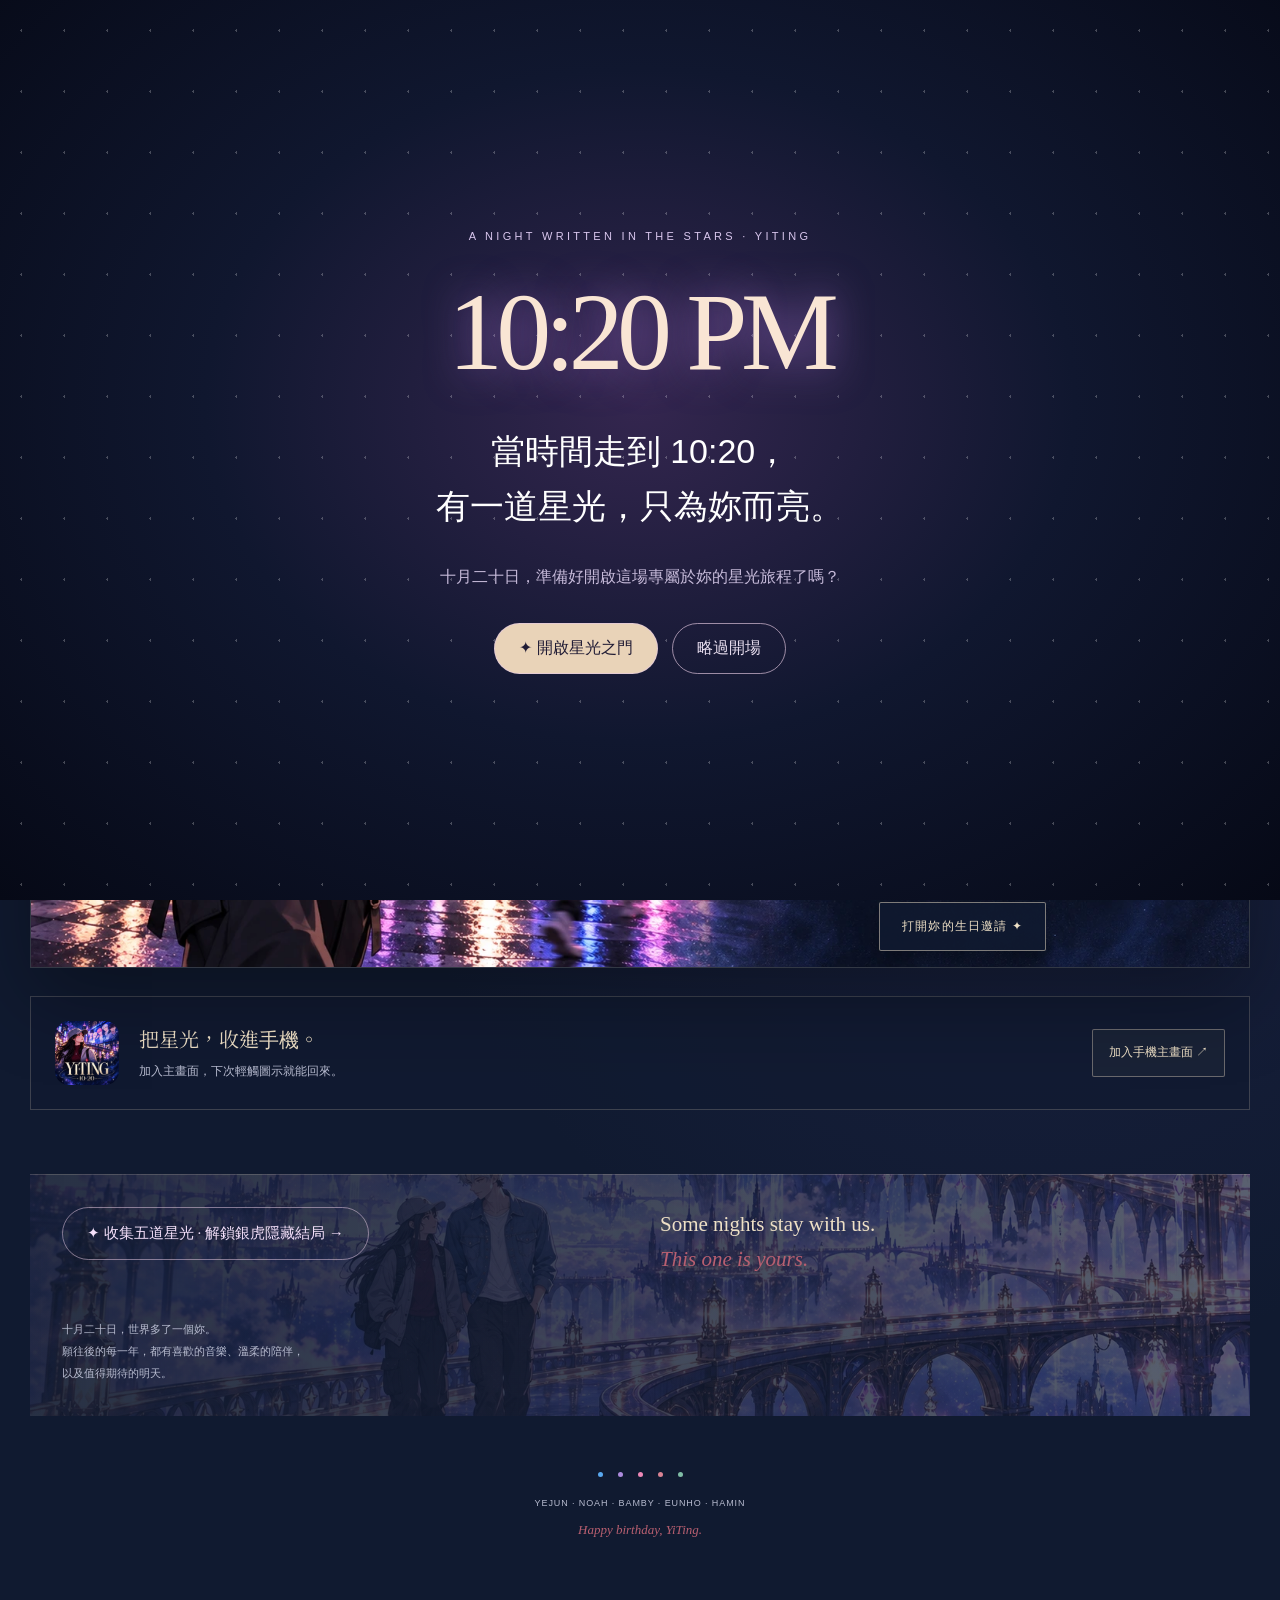
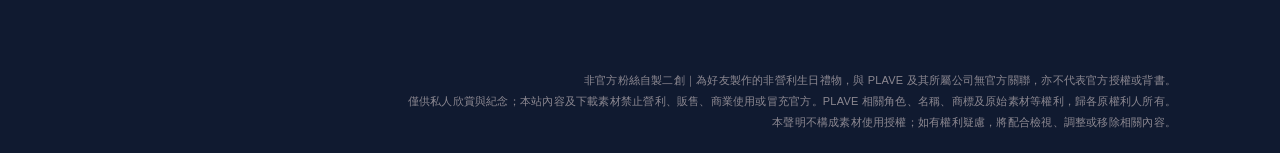
<file: index.html>
<!doctype html><html lang="zh-Hant"><head><meta charset="utf-8"><meta name="viewport" content="width=device-width,initial-scale=1,viewport-fit=cover"><meta name="theme-color" content="#101a30"><title>YITING · 10.20｜Only for you</title><meta name="description" content="一份只為 YiTing 準備的 PLAVE 生日限定專輯。電影、原畫故事冊與星光生日禮物。"><link rel="stylesheet" href="theme.css?v=album-v1"><link rel="stylesheet" href="album.css?v=album-v1"><link rel="stylesheet" href="fan-notice.css?v=1"><link rel="stylesheet" href="invitation.css?v=1"><link rel="stylesheet" href="foil-type.css?v=2"><link rel="manifest" href="app.webmanifest"><link rel="apple-touch-icon" sizes="180x180" href="assets/app-icon-180.png"><link rel="icon" type="image/png" sizes="192x192" href="assets/app-icon-192.png"><meta name="apple-mobile-web-app-capable" content="yes"><meta name="apple-mobile-web-app-title" content="YITING 10.20"><meta name="apple-mobile-web-app-status-bar-style" content="black-translucent"><link rel="stylesheet" href="pwa.css?v=1"><link rel="stylesheet" href="cinema-intro.css?v=1"><link rel="stylesheet" href="mobile-optimizations.css?v=1"></head><body class="home-page album-edition"><div id="cinemaIntro" role="dialog" aria-modal="true" aria-label="生日電影開場"><div class="intro-panel"><span class="intro-eyebrow">A NIGHT WRITTEN IN THE STARS · YITING</span><div id="introClock" class="intro-clock">10:20 PM</div><h2>當時間走到 10:20，<br>有一道星光，只為妳而亮。</h2><p>十月二十日，準備好開啟這場專屬於妳的星光旅程了嗎？</p><div class="intro-action"><button id="introStart">✦ 開啟星光之門</button><button class="secondary" id="introSkip">略過開場</button></div></div></div><header class="home-header"><a class="wordmark" href="./">10:20 <small>PM</small></a><span class="dedication">A BIRTHDAY ALBUM · ONLY FOR YOU</span><button id="homeMusic" aria-pressed="true">音樂 開</button></header><nav class="site-nav" aria-label="主要導覽"><a href="./" aria-current="page">邀請函</a><a href="movie.html">生日電影</a><a href="game.html">電影互動漫畫</a><a href="gift.html">生日收藏</a></nav><main class="album-home"><div class="edition-topline"><span>PLAVE × YITING / SPECIAL EDITION</span><span>VOL. 10.20 · ONE AND ONLY</span></div><section class="album-jacket" aria-label="生日限定專輯封面"><img class="invitation-cover" fetchpriority="high" src="assets/invitation-cover.webp" alt="YiTing 與 PLAVE 的星光生日邀請卡" decoding="async"><div class="album-spine" aria-hidden="true"></div><div class="jacket-art"><img src="assets/002.webp" alt="YiTing 站在霓虹城市中，抬頭望向 PLAVE 的星光巨幕" decoding="async"><span class="album-serial">YT-1020 / FROM ASTERUM, WITH LOVE</span></div><div class="jacket-copy"><p class="eyebrow">THE BIRTHDAY ALBUM</p><h1>YITING</h1><div class="album-date">10.20 <span>ONLY FOR YOU</span></div><h2 class="jacket-title">穿越星光，<br>只為遇見妳。</h2><p class="jacket-note">把喜歡的聲音、相遇的故事，<br>和那些被記得的瞬間，放進這張專輯。<br>今晚，每一頁都只為妳而寫。</p><button id="unbox" class="unbox-button" aria-expanded="false" aria-controls="albumContents">打開妳的生日邀請 ✦</button><a id="continueJourney" class="continue-link" href="game.html" hidden>繼續上次旅程 →</a><div class="seal-mark" aria-hidden="true"><span>with love</span></div></div></section><section id="albumContents" class="album-contents" aria-label="專輯內容"><div class="contents-heading"><h2>Inside your album.</h2><small>01 電影 · 02 電影漫畫 · 03 小說漫畫 · 04 收藏</small></div><div class="album-items"><a class="album-item" href="movie.html"><div class="album-item-art"><img src="assets/album-film.webp" alt="PLAVE 五人在星光舞台上送來生日祝福" loading="lazy" decoding="async"><span>TRACK 01</span></div><small>THE FILM / 01:02</small><h3>生日電影</h3><p>一支只為妳準備的生日電影。<br>放輕鬆，讓祝福一路播放。</p><b>觀看生日電影 ↗</b></a><a class="album-item" href="game.html"><div class="album-item-art"><img src="assets/album-story.webp" alt="銀虎伸出手，邀請 YiTing 一起穿越星光" loading="lazy" decoding="async"><span>BOOK 02</span></div><small>THE FILM COMIC / 07 CHAPTERS</small><h3>電影互動漫畫</h3><p>跟著電影分鏡，翻閱七回漫畫，<br>從城市的訊息，走到生日演唱。</p><b>翻開電影互動漫畫 ↗</b></a><a class="album-item" href="novel-comic.html"><div class="album-item-art"><img src="assets/novel-asterum-panorama.webp" alt="ASTERUM 星光世界的故事插畫" loading="lazy" decoding="async"><span>BOOK 03</span></div><small>THE NOVEL COMIC / 10 CHAPTERS</small><h3>小說漫畫</h3><p>遠景、相遇與心動的特寫，<br>一格一格讀完十章生日小說。</p><b>閱讀小說漫畫 ↗</b></a><a class="album-item" href="gift.html"><div class="album-item-art"><img src="assets/album-gift.webp" alt="銀虎溫柔地陪在 YiTing 身邊，祝她生日快樂" loading="lazy" decoding="async"><span>GIFT 04</span></div><small>THE COLLECTION / WITH LOVE</small><h3>生日收藏</h3><p>生日照片、祝福小卡與小說，<br>還有只屬於妳的秘密願望。</p><b>打開生日收藏 ↗</b></a></div></section><section class="album-colophon"><p><a href="starlight.html" style="display:inline-block;border:1px solid #e1c6df88;border-radius:999px;padding:13px 24px;text-decoration:none;font-size:15px;color:#f4e0fa">✦ 收集五道星光 · 解鎖銀虎隱藏結局 →</a></p><p>Some nights stay with us.<br><span class="signature">This one is yours.</span></p><small>十月二十日，世界多了一個妳。<br>願往後的每一年，都有喜歡的音樂、溫柔的陪伴，<br>以及值得期待的明天。</small></section><footer class="home-footer"><div class="member-colors" aria-hidden="true"><i></i><i></i><i></i><i></i><i></i></div><small>YEJUN · NOAH · BAMBY · EUNHO · HAMIN</small><p class="signature">Happy birthday, YiTing.</p></footer></main><audio id="homeSong" src="assets/ten-twenty-star.m4a" autoplay loop preload="auto"></audio><script src="landing.js?v=album-v1"></script><script src="cinema-intro.js?v=1"></script><footer class="fan-work-notice" aria-label="非官方粉絲二創與使用聲明"><p>非官方粉絲自製二創｜為好友製作的非營利生日禮物，與 PLAVE 及其所屬公司無官方關聯，亦不代表官方授權或背書。</p><p>僅供私人欣賞與紀念；本站內容及下載素材禁止營利、販售、商業使用或冒充官方。PLAVE 相關角色、名稱、商標及原始素材等權利，歸各原權利人所有。</p><p>本聲明不構成素材使用授權；如有權利疑慮，將配合檢視、調整或移除相關內容。</p></footer><script src="invitation.js?v=4"></script><script src="pwa.js?v=1"></script></body></html>
</file>
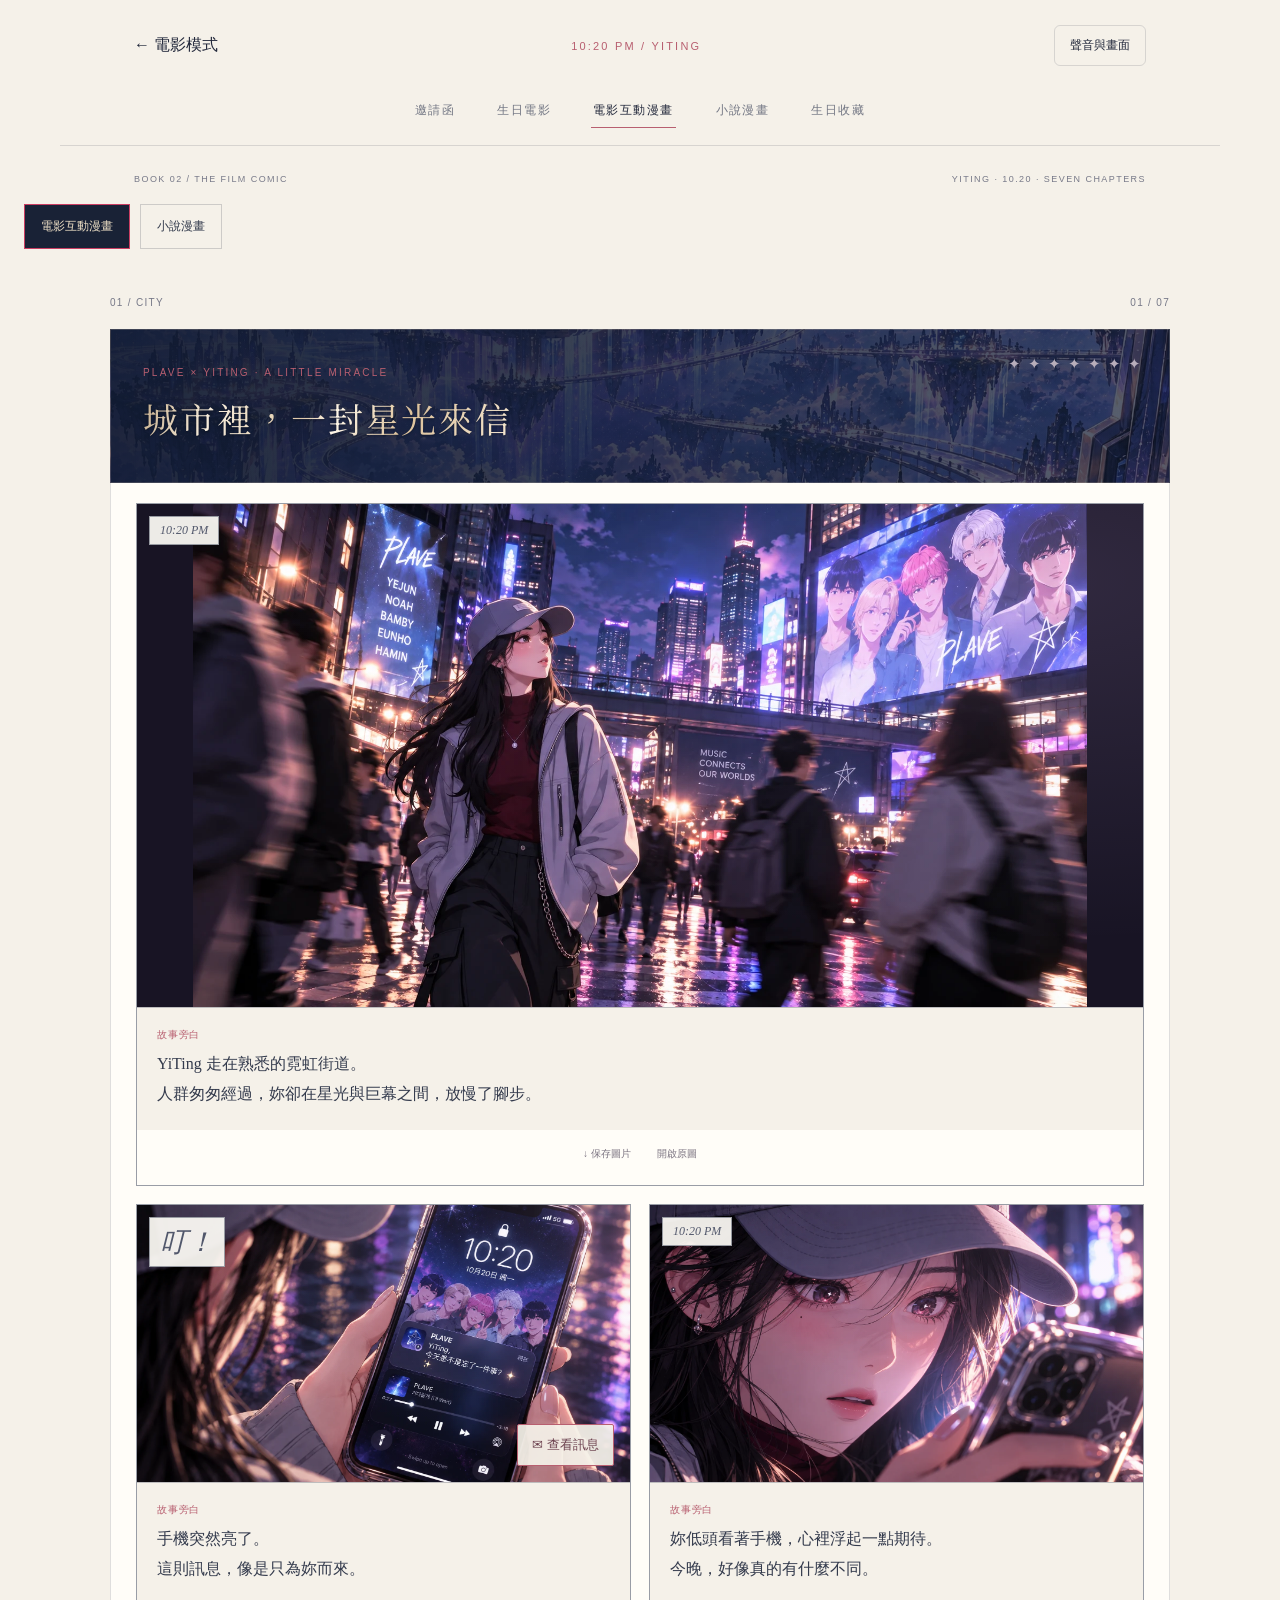
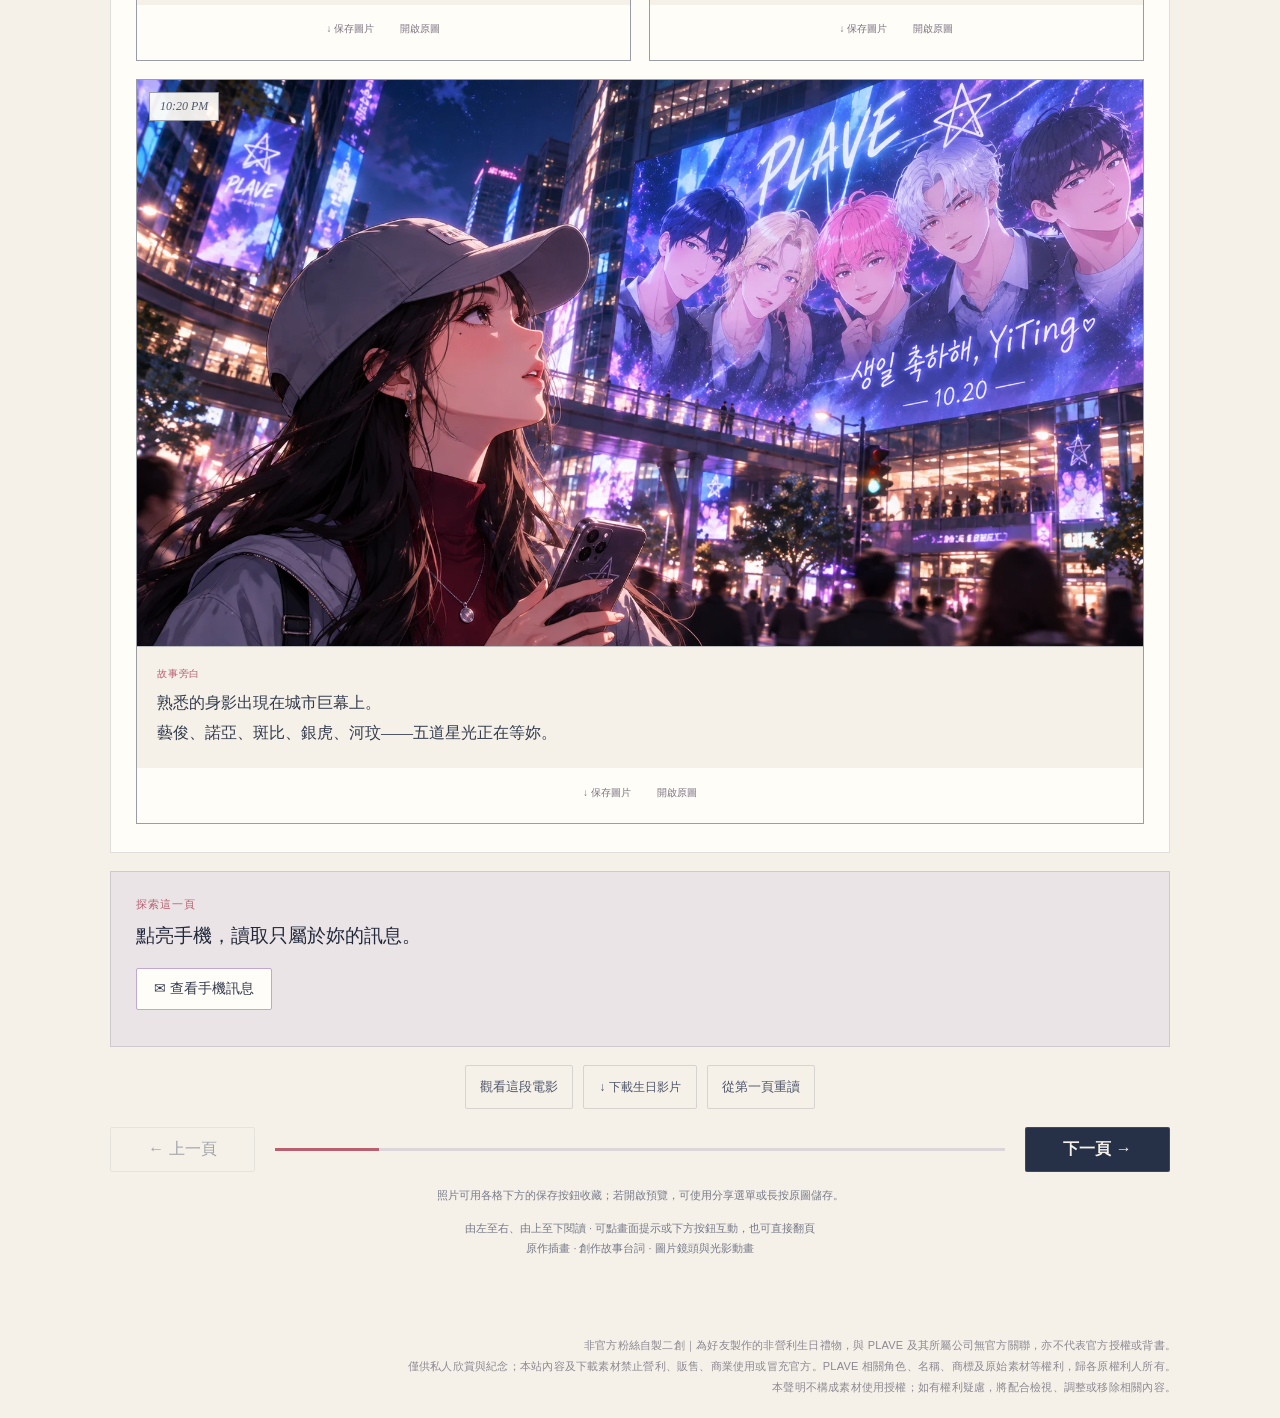
<file: game.html>
<!doctype html><html lang="zh-Hant"><head><meta charset="utf-8"><meta name="viewport" content="width=device-width,initial-scale=1,viewport-fit=cover"><title>電影互動漫畫｜YiTing 星光故事</title><link rel="stylesheet" href="game.css?v=motion-comic-v2"><link rel="stylesheet" href="theme.css?v=album-v1"><link rel="stylesheet" href="album.css?v=album-v1"><link rel="stylesheet" href="fan-notice.css?v=1"><link rel="stylesheet" href="invitation.css?v=1"><link rel="stylesheet" href="foil-type.css?v=2"><link rel="manifest" href="app.webmanifest"><link rel="apple-touch-icon" sizes="180x180" href="assets/app-icon-180.png"><link rel="icon" type="image/png" sizes="192x192" href="assets/app-icon-192.png"><meta name="apple-mobile-web-app-capable" content="yes"><meta name="apple-mobile-web-app-title" content="YITING 10.20"><meta name="apple-mobile-web-app-status-bar-style" content="black-translucent"><link rel="stylesheet" href="pwa.css?v=1"><link rel="stylesheet" href="mobile-optimizations.css?v=1"></head><body class="comic-page album-edition"><header><a href="movie.html">← 電影模式</a><span>10:20 PM / YITING</span><details class="settings"><summary>聲音與畫面</summary><div><button id="music" aria-pressed="true">音樂 開</button><button id="motion" aria-pressed="true">暫停畫面動畫</button></div></details></header><nav class="site-nav" aria-label="主要導覽"><a href="./">邀請函</a><a href="movie.html">生日電影</a><a href="game.html">電影互動漫畫</a><a href="gift.html">生日收藏</a></nav><div class="comic-edition-note"><span>BOOK 02 / THE FILM COMIC</span><span>YITING · 10.20 · SEVEN CHAPTERS</span></div><main><section class="reader"><div class="meta"><span id="chapter"></span><span id="count"></span></div><div class="issue"><span>PLAVE × YITING · A LITTLE MIRACLE</span><h1 id="title"></h1><div id="journey" aria-label="故事星光收集進度"></div></div><div id="sheet" class="sheet" aria-label="由左至右、由上至下閱讀的漫畫分格"></div><section class="interaction" aria-label="本頁互動"><div><span id="badge">探索這一頁</span><p id="hint"></p></div><div id="actionButtons"></div><p id="actionStatus" role="status"></p></section><section id="extra" hidden><label for="wish">把生日願望留給星光</label><p>作者不會知道願望內容。願望只留在這台裝置的瀏覽器，不會上傳或寄信，就像真正許願一樣。</p><textarea id="wish" rows="3" maxlength="1000" placeholder="只有妳與星光知道的願望…"></textarea><button id="saveWish">許下願望</button><p id="wishStatus" role="status"></p><a href="gift.html">打開生日彩蛋與小說 →</a></section><div class="tools"><button id="clip">觀看這段電影</button><a class="download-link" href="assets/film.mp4" download="YiTing-生日電影.mp4">↓ 下載生日影片</a><button id="restart">從第一頁重讀</button></div><nav class="pager" aria-label="漫畫翻頁"><button id="prev">← 上一頁</button><progress id="progress" aria-label="閱讀進度"></progress><button id="next">下一頁 →</button></nav><p class="note">照片可用各格下方的保存按鈕收藏；若開啟預覽，可使用分享選單或長按原圖儲存。</p><p class="note">由左至右、由上至下閱讀 · 可點畫面提示或下方按鈕互動，也可直接翻頁<br>原作插畫 · 創作故事台詞 · 圖片鏡頭與光影動畫</p></section></main><div id="sparkles" aria-hidden="true"></div><dialog id="movie"><div class="movie-head"><h2 id="movieTitle"></h2><button id="closeMovie">回到漫畫</button></div><video id="video" src="assets/film.mp4" controls playsinline preload="none"></video><p id="caption"></p><p class="note">原影片與原音樂 · 中文字幕為創作故事台詞</p></dialog><audio id="bgm" src="assets/song.m4a" autoplay loop preload="auto"></audio><script src="story.js"></script><script>window.assetDownloads=function(url,filename,label){
 const controls=document.createElement('div');controls.className='asset-downloads';
 const save=document.createElement('a');save.className='download-link';save.href=url;save.download=filename;save.textContent='↓ '+label;save.setAttribute('aria-label',label+'：'+filename);
 const original=document.createElement('a');original.className='original-link';original.href=url;original.target='_blank';original.rel='noopener';original.textContent='開啟原圖';original.setAttribute('aria-label','開啟原圖：'+filename);
 controls.append(save,original);return controls;
};
</script><script src="game.js?v=gift-v2"></script><footer class="fan-work-notice" aria-label="非官方粉絲二創與使用聲明"><p>非官方粉絲自製二創｜為好友製作的非營利生日禮物，與 PLAVE 及其所屬公司無官方關聯，亦不代表官方授權或背書。</p><p>僅供私人欣賞與紀念；本站內容及下載素材禁止營利、販售、商業使用或冒充官方。PLAVE 相關角色、名稱、商標及原始素材等權利，歸各原權利人所有。</p><p>本聲明不構成素材使用授權；如有權利疑慮，將配合檢視、調整或移除相關內容。</p></footer><script src="invitation.js?v=4"></script><script src="pwa.js?v=1"></script></body></html>
</file>
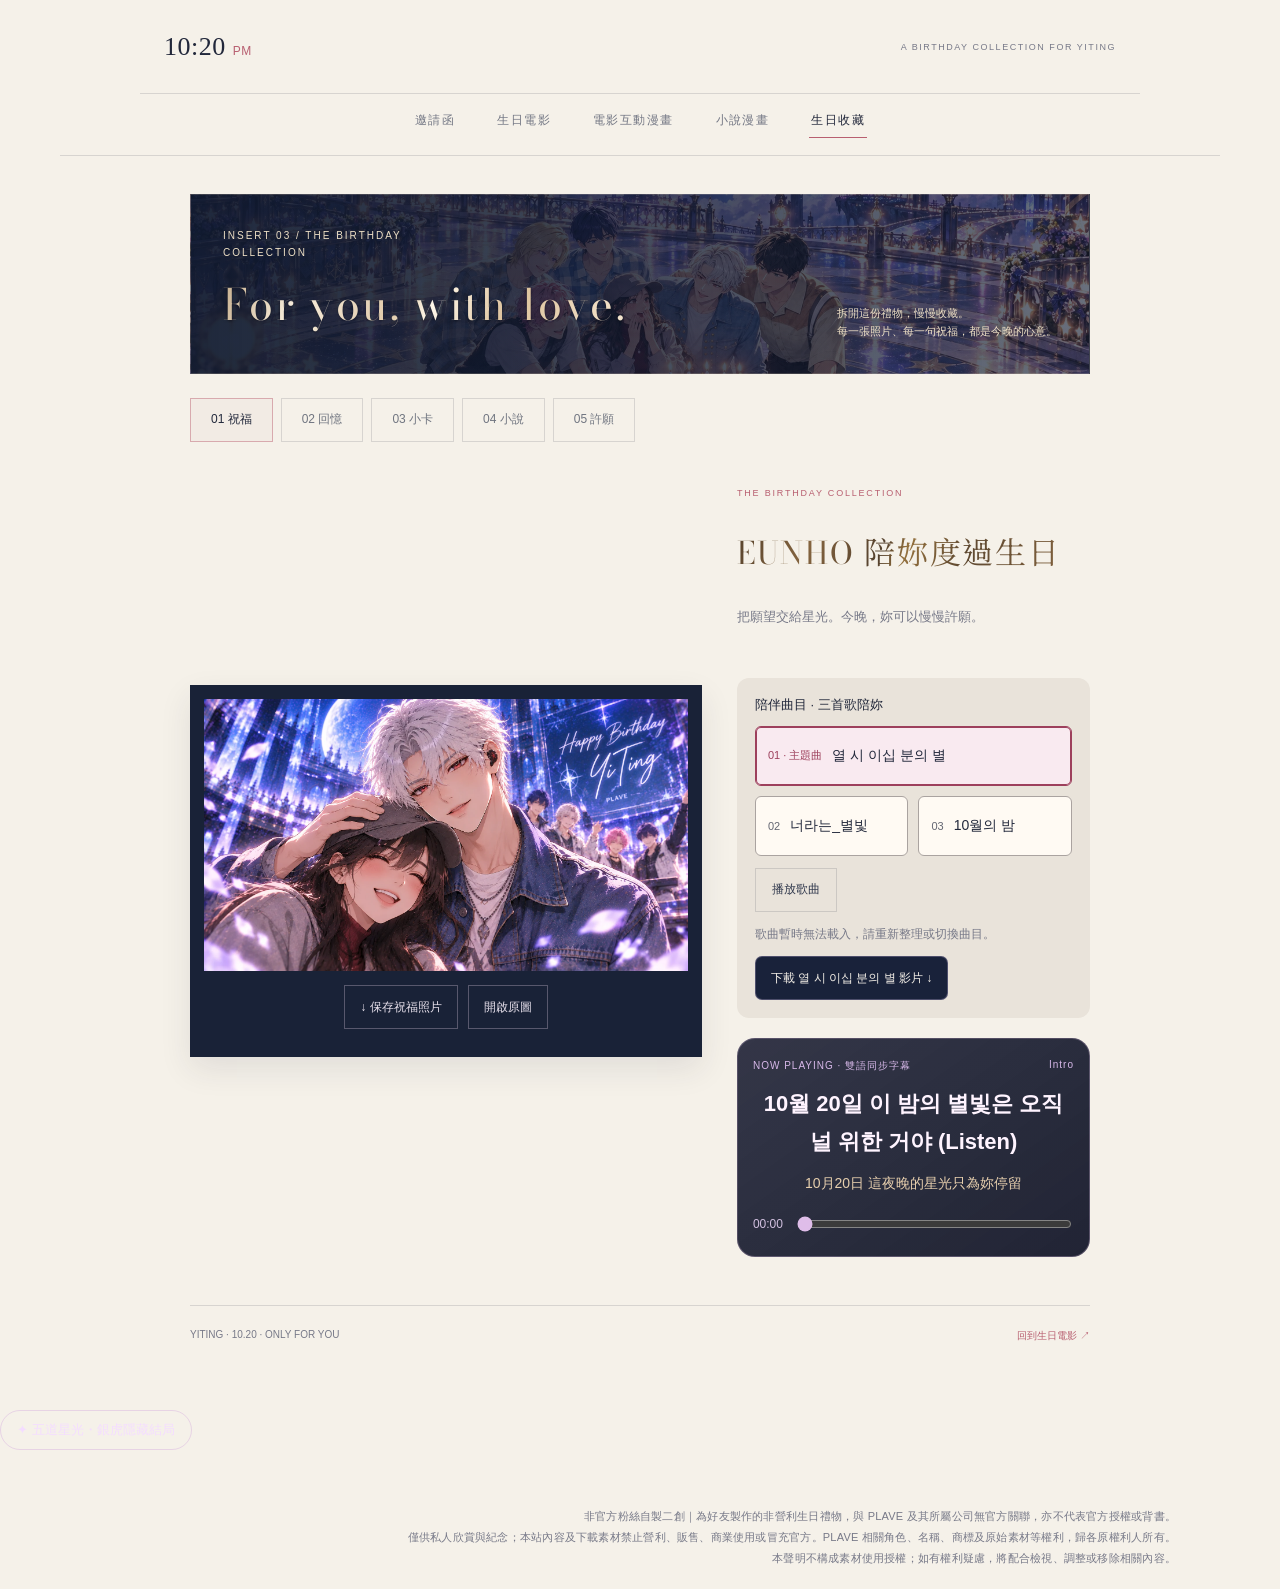
<file: gift.html>
<!doctype html><html lang="zh-Hant"><head><meta charset="utf-8"><meta name="viewport" content="width=device-width,initial-scale=1,viewport-fit=cover"><meta name="theme-color" content="#0c1224"><title>YiTing，生日快樂｜星光生日禮物</title><link rel="stylesheet" href="style.css"><link rel="stylesheet" href="theme.css?v=album-v1"><link rel="stylesheet" href="album.css?v=novel-comic-v38"><link rel="stylesheet" href="fan-notice.css?v=1"><link rel="stylesheet" href="invitation.css?v=1"><link rel="stylesheet" href="foil-type.css?v=2"><link rel="manifest" href="app.webmanifest"><link rel="apple-touch-icon" sizes="180x180" href="assets/app-icon-180.png"><link rel="icon" type="image/png" sizes="192x192" href="assets/app-icon-192.png"><meta name="apple-mobile-web-app-capable" content="yes"><meta name="apple-mobile-web-app-title" content="YITING 10.20"><meta name="apple-mobile-web-app-status-bar-style" content="black-translucent"><link rel="stylesheet" href="pwa.css?v=1"><link rel="stylesheet" href="gift-timed-lyrics.css?v=1"><link rel="stylesheet" href="mobile-optimizations.css?v=1"></head><body class="film-page gift-page album-edition"><header class="gift-header"><a class="wordmark" href="./">10:20 <span>PM</span></a><span class="dedication">A BIRTHDAY COLLECTION FOR YITING</span></header><nav class="site-nav" aria-label="主要導覽"><a href="./">邀請函</a><a href="movie.html">生日電影</a><a href="game.html">電影互動漫畫</a><a href="gift.html" aria-current="page">生日收藏</a></nav><main id="birthday" class="gift-collection"><div class="collection-intro"><div><p class="eyebrow">INSERT 03 / THE BIRTHDAY COLLECTION</p><h1>For you, with love.</h1></div><p>拆開這份禮物，慢慢收藏。<br>每一張照片、每一句祝福，都是今晚的心意。</p></div><div class="collection-tabs" role="tablist" aria-label="生日禮物分類"><button id="tab-blessing" role="tab" aria-controls="gift-blessing" aria-selected="false" tabindex="0">01 祝福</button><button id="tab-memory" role="tab" aria-controls="gift-memory" aria-selected="false" tabindex="0">02 回憶</button><button id="tab-cards" role="tab" aria-controls="gift-cards" aria-selected="false" tabindex="0">03 小卡</button><button id="tab-novel" role="tab" aria-controls="gift-novel" aria-selected="false" tabindex="0">04 小說</button><button id="tab-wish" role="tab" aria-controls="gift-wish" aria-selected="false" tabindex="0">05 許願</button></div><section id="gift-blessing" class="gift-section" role="tabpanel" aria-labelledby="tab-blessing"><div class="blessing-layout"><div class="blessing-art"><img class="gift-image" src="assets/026.webp" alt="銀虎溫柔地陪在 YiTing 身邊" fetchpriority="high" decoding="async"><div class="asset-downloads"><a class="download-link" href="assets/downloads/026.jpg" download="YiTing-星光祝福.jpg">↓ 保存祝福照片</a><a class="original-link" href="assets/downloads/026.jpg" target="_blank" rel="noopener">開啟原圖</a></div></div><div class="blessing-copy"><p class="eyebrow">THE BIRTHDAY COLLECTION</p><h2>EUNHO 陪妳度過生日</h2><p id="giftText">把願望交給星光。今晚，妳可以慢慢許願。</p><div class="gift-music"><span class="music-heading">陪伴曲目 · 三首歌陪妳</span><div class="gift-track-list" role="group" aria-label="陪伴曲目"><button type="button" class="gift-track-choice theme-song-choice" data-track="0" aria-pressed="true"><small>01 · 主題曲</small><span>열 시 이십 분의 별</span></button><button type="button" class="gift-track-choice" data-track="1" aria-pressed="false"><small>02</small><span>너라는_별빛</span></button><button type="button" class="gift-track-choice" data-track="2" aria-pressed="false"><small>03</small><span>10월의 밤</span></button></div><button id="listen" type="button">播放歌曲</button><p class="music-status small" role="status"></p><div class="selected-track-downloads"><a class="download-link selected-video-download" href="assets/ten-twenty-star.mp4" download="열 시 이십 분의 별.mp4">下載目前歌曲影片 ↓</a></div></div><div class="gift-timed-lyrics" aria-label="同步雙語歌詞"><div class="gift-lyric-top"><span>NOW PLAYING · 雙語同步字幕</span><span id="giftLyricSection">Intro</span></div><p id="lyrics" class="gift-lyric-original" aria-live="off"></p><p id="giftLyricsZh" class="gift-lyric-translation"></p><div class="gift-lyric-seek"><span id="giftSongTime">00:00</span><input id="giftSongProgress" type="range" min="0" max="182.276" step="0.1" value="0" aria-label="歌曲播放進度"></div></div></div></div></section><section id="gift-memory" class="gift-section" role="tabpanel" aria-labelledby="tab-memory"><section class="birthday-memory" aria-label="生日回憶照片"><div class="collection-title"><span>把喜歡的日常，收進星光</span><small>YiTing · 生日回憶</small></div><figure style="margin:0 0 24px"><a href="assets/birthday-memories.jpg" target="_blank" rel="noopener" aria-label="開啟完整生日回憶照片"><img src="assets/birthday-memories.jpg" alt="YiTing 的生日回憶拼貼：禮物、可愛玩偶與合照" width="1536" height="1024" loading="lazy" style="display:block;width:100%;height:auto;border-radius:12px;border:1px solid #b6a9cf55" decoding="async"></a><figcaption class="small" style="text-align:center">YITING 生日快樂 希望這次的PLAVE 祝福妳會喜歡</figcaption><div class="asset-downloads"><a class="download-link" href="assets/birthday-memories.jpg" download="YiTing-生日回憶.jpg">↓ 保存生日回憶照片</a><a class="original-link" href="assets/birthday-memories.jpg" target="_blank" rel="noopener">開啟原圖</a></div></figure></section></section><section id="gift-cards" class="gift-section" role="tabpanel" aria-labelledby="tab-cards"><div class="collection-title"><span>五道星光 · 八十張祝福</span><small>輕觸小卡，翻面讀取心意</small></div><div id="cards" class="cards"></div></section><section id="gift-novel" class="gift-section" role="tabpanel" aria-labelledby="tab-novel"><div class="novel-comic-entry"><a class="novel-comic-preview" href="novel-comic.html#chapter-0" aria-label="看圖片，打開小說漫畫版"><img src="assets/novel-asterum-panorama.webp" alt="小說漫畫預覽：星海上的 ASTERUM 城市" width="1672" height="941" loading="lazy" decoding="async"></a><p class="eyebrow">THE NOVEL COMIC / 10 CHAPTERS</p><h2>把小說，一格一格讀完。</h2><p>分鏡、對話與五道星光，陪妳走完整個故事。</p><a class="download-link" href="novel-comic.html">打開小說漫畫版 ↗</a></div><div class="gift-music"><span class="music-heading">陪伴曲目 · 三首歌陪妳</span><div class="gift-track-list" role="group" aria-label="陪伴曲目"><button type="button" class="gift-track-choice theme-song-choice" data-track="0" aria-pressed="true"><small>01 · 主題曲</small><span>열 시 이십 분의 별</span></button><button type="button" class="gift-track-choice" data-track="1" aria-pressed="false"><small>02</small><span>너라는_별빛</span></button><button type="button" class="gift-track-choice" data-track="2" aria-pressed="false"><small>03</small><span>10월의 밤</span></button></div><button id="novelListen" type="button">播放歌曲</button><p class="music-status small" role="status"></p><div class="selected-track-downloads"><a class="download-link selected-video-download" href="assets/ten-twenty-star.mp4" download="열 시 이십 분의 별.mp4">下載目前歌曲影片 ↓</a></div></div><details class="novel"><summary>生日小說｜穿越星光，只為遇見妳</summary><div class="book-tools"><span>星光藏書 · 慢慢讀</span><button id="bookSize" type="button">放大字體</button></div><p class="small">把那個不可思議的夜晚，慢慢讀完。</p><article class="novel-text" aria-label="生日小說全文"><h3>序章｜平凡的十月二十日</h3><p>十月的夜晚，城市依舊喧鬧。</p><p>街道上的霓虹燈映照著來往的車輛，商店播放著熟悉的流行音樂，人群匆匆走過，彷彿每個人都有自己的目的地。</p><p>在這座城市裡，有一個女孩，名叫 YiTing。</p><p>她戴著灰色棒球帽，長長的黑髮隨著晚風輕輕擺動。身上穿著酒紅色高領上衣與淺灰色外套，搭配深色工裝褲。</p><p>今天是十月二十日。</p><p>也是她的生日。</p><p>1995 年的這一天，她來到了這個世界。</p><p>但對現在的她而言，生日似乎已經不再像小時候那樣令人期待。</p><p>長大以後，生活總是有許多需要忙碌的事情。有些願望還沒有實現，有些期待逐漸被日常取代。</p><p>她並不是不快樂，只是偶爾會希望，在平凡的日子裡，也能發生一點特別的事情。</p><p>走到十字路口時，YiTing 停下腳步，拿起手機。</p><p>耳機裡正播放著她最喜歡的團體——PLAVE 的歌曲。</p><p>熟悉的旋律讓她露出淡淡的笑容。</p><p>五個來自另一個世界的男孩，總能在她疲憊的時候帶來力量。</p><p>尤其是銀虎。</p><p>那個有著明亮眼神、帶著一點調皮，又總是在重要時刻展現溫柔的男孩。</p><p>她看著手機裡的銀虎，忍不住輕聲說：</p><p>「如果今天真的能見到你們就好了。」</p><p>她笑了笑，覺得自己有點傻。</p><p>畢竟，那是不可能的事情。</p><p>至少，她一直都是這麼認為的。</p><figure class="novel-illustration"><a href="assets/novel-message-v2.webp" target="_blank" rel="noopener"><img src="assets/novel-message-v2.webp" alt="來自另一個世界的訊息｜星光彼端，終於找到妳" loading="lazy" width="1672" height="941" decoding="async"></a><figcaption>來自另一個世界的訊息｜星光彼端，終於找到妳 <a href="assets/downloads/novel-message-v2.jpg" download="novel-message-v2.jpg">保存插畫 ↓</a></figcaption></figure><h3>第一章｜來自另一個世界的訊息</h3><p>晚上十點十九分。</p><p>YiTing 正準備收起手機，螢幕卻突然閃爍了一下。</p><p>原本播放的音樂停了。</p><figure class="novel-illustration"><a href="assets/novel-signal-closeup.webp" target="_blank" rel="noopener"><img src="assets/novel-signal-closeup.webp" alt="星光正在接通｜手機裡的宇宙" loading="lazy" width="1672" height="941" decoding="async"></a><figcaption>星光正在接通｜手機裡的宇宙 <a href="assets/downloads/novel-signal-closeup.jpg" download="novel-signal-closeup.jpg">保存插畫 ↓</a></figcaption></figure><p>接著，畫面變成一片深藍色。</p><p>無數細小的光點緩緩聚集，像是有人將整片星空裝進手機裡。</p><p>畫面中央，出現了一行文字。</p><p>「YiTing。」</p><p>她愣了一下。</p><p>「咦？」</p><p>下一秒，第二行文字浮現。</p><p>「今天，是妳的生日吧？」</p><p>YiTing 皺起眉頭，試著關閉畫面。</p><p>但無論她怎麼操作，螢幕上的星光都沒有消失。</p><p>緊接著，一個熟悉的聲音傳了出來。</p><p>「喂喂，這樣真的傳得過去嗎？」</p><p>是斑比的聲音。</p><p>另一個聲音接著回答：</p><p>「你不要一直碰那個按鈕啦！」</p><p>是河玟。</p><p>「可是我想確認她有沒有收到啊！」</p><p>斑比不服氣地說。</p><p>YiTing 睜大眼睛。</p><p>她不敢相信自己聽見了什麼。</p><p>突然，手機畫面亮起。</p><figure class="novel-illustration"><a href="assets/novel-control-room.webp" target="_blank" rel="noopener"><img src="assets/novel-control-room.webp" alt="星光彼端的訊號｜五個人努力接通這份心意" loading="lazy" width="1536" height="1024" decoding="async"></a><figcaption>星光彼端的訊號｜五個人努力接通這份心意 <a href="assets/downloads/novel-control-room.jpg" download="novel-control-room.jpg">保存插畫 ↓</a></figcaption></figure><p>畫面裡是一間充滿藍紫色光芒的房間。</p><p>藝俊正站在一個發光的控制台前。</p><p>諾亞靠在一旁，帶著從容的笑容。</p><p>斑比興奮地湊近鏡頭。</p><p>河玟則低頭確認儀器上的數據。</p><p>而房間的另一端，還有一個熟悉的身影。</p><p>銀虎。</p><p>「訊號接上了！」</p><p>河玟突然說道。</p><p>藝俊立刻抬起頭。</p><p>「真的嗎？」</p><p>斑比興奮地揮手。</p><p>「YiTing！聽得到嗎？」</p><p>YiTing 完全說不出話。</p><p>她甚至懷疑自己是不是太累，開始做夢了。</p><p>諾亞看著鏡頭，笑著說：</p><p>「看她的表情，應該是聽到了。」</p><p>這時，一直站在後方的銀虎終於走向鏡頭。</p><p>他微微彎下身，像是在確認畫面另一端的人。</p><p>「YiTing？」</p><p>她的心跳突然加快。</p><p>銀虎露出笑容。</p><p>「終於找到妳了。」</p><figure class="novel-illustration"><a href="assets/novel-portal.webp" target="_blank" rel="noopener"><img src="assets/novel-portal.webp" alt="十點二十分的奇蹟｜這次，換我們來接妳" loading="lazy" width="1672" height="941" decoding="async"></a><figcaption>十點二十分的奇蹟｜這次，換我們來接妳 <a href="assets/downloads/novel-portal.jpg" download="novel-portal.jpg">保存插畫 ↓</a></figcaption></figure><h3>第二章｜十點二十分的奇蹟</h3><p>手機上的時間跳到了晚上十點二十分。</p><p>就在數字改變的瞬間，周圍的世界突然安靜下來。</p><p>街道上的車輛停止移動。</p><p>半空中飄落的樹葉停在原地。</p><p>甚至連遠處的紅綠燈，都像被按下暫停鍵。</p><figure class="novel-illustration"><a href="assets/novel-frozen-city.webp" target="_blank" rel="noopener"><img src="assets/novel-frozen-city.webp" alt="為妳停留的一分鐘" loading="lazy" width="1672" height="941" decoding="async"></a><figcaption>為妳停留的一分鐘 <a href="assets/downloads/novel-frozen-city.jpg" download="novel-frozen-city.jpg">保存插畫 ↓</a></figcaption></figure><p>YiTing 驚訝地環顧四周。</p><p>「這是……怎麼回事？」</p><p>手機裡，銀虎的聲音再次響起。</p><p>「別害怕。」</p><p>「我們只是借用了一點點時間。」</p><p>藝俊在後方補充：</p><p>「準確來說，是暫時建立了 Terra 和 ASTERUM 之間的連結。」</p><p>斑比立刻說：</p><p>「你這樣講她怎麼可能聽得懂啦！」</p><p>諾亞笑了出來。</p><p>河玟無奈地搖搖頭。</p><p>銀虎看著鏡頭，直接說：</p><p>「簡單來說……」</p><p>他停頓了一下。</p><p>「我們想邀請妳，來我們的世界。」</p><p>YiTing 呆呆地望著手機。</p><p>「我？」</p><p>「對，就是妳。」</p><p>「可是……為什麼？」</p><p>銀虎沒有立刻回答。</p><p>只是露出有點神祕的笑容。</p><p>「因為今天，有一件很重要的事情。」</p><p>話音剛落，街角的大型電子螢幕突然亮起。</p><p>原本播放的廣告消失，取而代之的是一片浩瀚的星空。</p><p>星光從螢幕裡緩緩溢出，化作無數細小的光點，漂浮在 YiTing 身旁。</p><p>她忍不住伸出手。</p><p>一顆光點停在她的指尖。</p><figure class="novel-illustration"><a href="assets/novel-light-touch.webp" target="_blank" rel="noopener"><img src="assets/novel-light-touch.webp" alt="指尖碰見奇蹟" loading="lazy" width="1672" height="941" decoding="async"></a><figcaption>指尖碰見奇蹟 <a href="assets/downloads/novel-light-touch.jpg" download="novel-light-touch.jpg">保存插畫 ↓</a></figcaption></figure><p>那一瞬間，她聽見銀虎的聲音。</p><p>「準備好了嗎？」</p><p>YiTing 看向螢幕。</p><p>銀虎正站在星光的另一端，朝她伸出手。</p><figure class="novel-illustration"><a href="assets/novel-invitation-medium.webp" target="_blank" rel="noopener"><img src="assets/novel-invitation-medium.webp" alt="星光彼端的邀請" loading="lazy" width="1672" height="941" decoding="async"></a><figcaption>星光彼端的邀請 <a href="assets/downloads/novel-invitation-medium.jpg" download="novel-invitation-medium.jpg">保存插畫 ↓</a></figcaption></figure><p>「這次，換我們來接妳。」</p><p>YiTing 深吸一口氣。</p><p>然後，緩緩伸出了自己的手。</p><p>當兩人的指尖碰觸到光芒的瞬間——</p><p>整個世界化作耀眼的白色。</p><figure class="novel-illustration"><a href="assets/novel-crossing.webp" target="_blank" rel="noopener"><img src="assets/novel-crossing.webp" alt="跨越星光的邀請｜一起走向另一個世界" loading="lazy" width="1672" height="941" decoding="async"></a><figcaption>跨越星光的邀請｜一起走向另一個世界 <a href="assets/downloads/novel-crossing.jpg" download="novel-crossing.jpg">保存插畫 ↓</a></figcaption></figure><figure class="novel-illustration"><a href="assets/novel-welcome.webp" target="_blank" rel="noopener"><img src="assets/novel-welcome.webp" alt="歡迎來到 ASTERUM｜五個人，等妳跨越星光" loading="lazy" width="1672" height="941" decoding="async"></a><figcaption>歡迎來到 ASTERUM｜五個人，等妳跨越星光 <a href="assets/novel-welcome.webp" download="novel-welcome.webp">保存插畫 ↓</a></figcaption></figure><h3>第三章｜歡迎來到 ASTERUM</h3><figure class="novel-illustration"><a href="assets/novel-asterum-panorama.webp" target="_blank" rel="noopener"><img src="assets/novel-asterum-panorama.webp" alt="星海之上的世界｜ASTERUM 遠景" loading="lazy" width="1672" height="941" decoding="async"></a><figcaption>星海之上的世界｜ASTERUM 遠景 <a href="assets/downloads/novel-asterum-panorama.jpg" download="novel-asterum-panorama.jpg">保存插畫 ↓</a></figcaption></figure><p>當 YiTing 再次睜開眼睛時，眼前的景色已經完全改變。</p><p>她站在一座漂浮於星海之上的平台。</p><figure class="novel-illustration"><a href="assets/novel-asterum-view.webp" target="_blank" rel="noopener"><img src="assets/novel-asterum-view.webp" alt="初見星海的奇蹟｜歡迎來到 ASTERUM" loading="lazy" width="1672" height="941" decoding="async"></a><figcaption>初見星海的奇蹟｜歡迎來到 ASTERUM <a href="assets/downloads/novel-asterum-view.jpg" download="novel-asterum-view.jpg">保存插畫 ↓</a></figcaption></figure><p>天空呈現夢幻的藍紫色。</p><p>遠處是一座閃爍著光芒的城市，無數發光的星塵緩緩飄過。</p><p>腳下的地面像透明的玻璃，映照著浩瀚的宇宙。</p><p>她抬起頭。</p><p>一顆巨大的星球懸掛在天際。</p><p>「這裡是……」</p><p>「ASTERUM。」</p><p>熟悉的聲音從身後傳來。</p><p>YiTing 轉過身。</p><p>銀虎就站在那裡。</p><p>不是手機畫面。</p><p>不是舞台影像。</p><p>而是真正站在她面前。</p><p>她一時間忘了說話。</p><p>銀虎歪了歪頭。</p><p>「怎麼了？」</p><p>「……真的是你？」</p><p>銀虎笑了。</p><figure class="novel-illustration"><a href="assets/novel-eunho-closeup.webp" target="_blank" rel="noopener"><img src="assets/novel-eunho-closeup.webp" alt="熟悉的微笑｜真的是銀虎" loading="lazy" width="1672" height="941" decoding="async"></a><figcaption>熟悉的微笑｜真的是銀虎 <a href="assets/downloads/novel-eunho-closeup.jpg" download="novel-eunho-closeup.jpg">保存插畫 ↓</a></figcaption></figure><p>「不然呢？妳以為是誰？」</p><p>YiTing 忍不住笑出聲。</p><p>那種熟悉的語氣，讓原本不可思議的事情突然變得真實。</p><p>銀虎向她伸出手。</p><p>「歡迎來到我們的世界。」</p><figure class="novel-illustration"><a href="assets/novel-arrival-medium.webp" target="_blank" rel="noopener"><img src="assets/novel-arrival-medium.webp" alt="第一次真正相遇｜銀虎伸出的手" loading="lazy" width="1672" height="941" decoding="async"></a><figcaption>第一次真正相遇｜銀虎伸出的手 <a href="assets/downloads/novel-arrival-medium.jpg" download="novel-arrival-medium.jpg">保存插畫 ↓</a></figcaption></figure><p>她輕輕握住他的手。</p><p>這時，身後突然傳來一陣歡呼。</p><p>「成功了——！」</p><p>斑比從遠處跑了過來。</p><p>河玟緊跟在後面，試圖叫他慢一點。</p><p>藝俊和諾亞也朝他們走來。</p><p>藝俊溫柔地笑著。</p><p>「YiTing，歡迎妳。」</p><figure class="novel-illustration"><a href="assets/novel-welcome-teasing.webp" target="_blank" rel="noopener"><img src="assets/novel-welcome-teasing.webp" alt="藏不住的等待｜大家笑著揭穿銀虎的心意" loading="lazy" width="1672" height="941" decoding="async"></a><figcaption>藏不住的等待｜大家笑著揭穿銀虎的心意 <a href="assets/downloads/novel-welcome-teasing.jpg" download="novel-welcome-teasing.jpg">保存插畫 ↓</a></figcaption></figure><p>諾亞看著銀虎，故意說：</p><p>「有人從剛剛開始，就一直在等妳喔。」</p><p>銀虎立刻轉頭。</p><p>「哥！」</p><p>斑比馬上接話：</p><p>「對啊！他剛才還一直問我們，傳送門什麼時候才會成功！」</p><p>「呀！不要亂講！」</p><p>銀虎急忙反駁。</p><p>大家笑成一團。</p><p>YiTing 站在他們中間，也跟著笑了。</p><p>她從來沒有想過，自己有一天竟然能站在 PLAVE 五個人身旁。</p><p>而且不是隔著螢幕。</p><figure class="novel-illustration"><a href="assets/novel-garden.webp" target="_blank" rel="noopener"><img src="assets/novel-garden.webp" alt="五個人的祕密任務｜音樂花園裡的希望星光" loading="lazy" width="1672" height="941" decoding="async"></a><figcaption>五個人的祕密任務｜音樂花園裡的希望星光 <a href="assets/downloads/novel-garden.jpg" download="novel-garden.jpg">保存插畫 ↓</a></figcaption></figure><h3>第四章｜五個人的祕密任務</h3><p>藝俊告訴 YiTing，今晚的 ASTERUM 有一場特別的活動。</p><p>但活動開始之前，他們還需要完成最後的準備。</p><p>「所以，可以請妳幫我們一個忙嗎？」</p><p>YiTing 有些疑惑。</p><p>「我可以幫什麼？」</p><p>藝俊笑著說：</p><p>「幫我們找回五顆星星。」</p><p>原來，今晚舞台的核心裝置，需要五顆不同顏色的星光才能啟動。</p><p>這些星光分散在 ASTERUM 的不同角落。</p><p>於是，五個人決定帶著 YiTing，一起完成這趟小小的旅程。</p><p>第一站，是一座漂浮在空中的音樂花園。</p><figure class="novel-illustration"><a href="assets/novel-music-garden-wide.webp" target="_blank" rel="noopener"><img src="assets/novel-music-garden-wide.webp" alt="旋律盛開的花園" loading="lazy" width="1672" height="941" decoding="async"></a><figcaption>旋律盛開的花園 <a href="assets/downloads/novel-music-garden-wide.jpg" download="novel-music-garden-wide.jpg">保存插畫 ↓</a></figcaption></figure><p>藝俊帶著她走過一條發光的步道。</p><p>四周的花朵會隨著音樂輕輕搖擺。</p><figure class="novel-illustration"><a href="assets/novel-yejun-listening.webp" target="_blank" rel="noopener"><img src="assets/novel-yejun-listening.webp" alt="為妳停留的旋律" loading="lazy" width="1671" height="941" decoding="async"></a><figcaption>為妳停留的旋律 <a href="assets/downloads/novel-yejun-listening.jpg" download="novel-yejun-listening.jpg">保存插畫 ↓</a></figcaption></figure><figure class="novel-illustration"><a href="assets/novel-yejun-guitar.webp" target="_blank" rel="noopener"><img src="assets/novel-yejun-guitar.webp" alt="琴弦裡的希望｜藝俊的音樂花園" loading="lazy" width="1672" height="941" decoding="async"></a><figcaption>琴弦裡的希望｜藝俊的音樂花園 <a href="assets/downloads/novel-yejun-guitar.jpg" download="novel-yejun-guitar.jpg">保存插畫 ↓</a></figcaption></figure><p>他伸出手，一顆藍色星光緩緩浮現。</p><figure class="novel-illustration"><a href="assets/novel-blue-star-detail.webp" target="_blank" rel="noopener"><img src="assets/novel-blue-star-detail.webp" alt="捧起最初的希望" loading="lazy" width="1672" height="941" decoding="async"></a><figcaption>捧起最初的希望 <a href="assets/downloads/novel-blue-star-detail.jpg" download="novel-blue-star-detail.jpg">保存插畫 ↓</a></figcaption></figure><p>「這一顆，代表希望。」</p><p>藝俊看著 YiTing。</p><figure class="novel-illustration"><a href="assets/novel-yejun-closeup.webp" target="_blank" rel="noopener"><img src="assets/novel-yejun-closeup.webp" alt="最初喜歡的那束光" loading="lazy" width="1672" height="941" decoding="async"></a><figcaption>最初喜歡的那束光 <a href="assets/downloads/novel-yejun-closeup.jpg" download="novel-yejun-closeup.jpg">保存插畫 ↓</a></figcaption></figure><p>「希望妳不管走到哪裡，都能記得自己最初喜歡的事情。」</p><figure class="novel-illustration"><a href="assets/novel-greenhouse.webp" target="_blank" rel="noopener"><img src="assets/novel-greenhouse.webp" alt="月光裡的溫柔｜諾亞送出的紫色星光" loading="lazy" width="1672" height="941" decoding="async"></a><figcaption>月光裡的溫柔｜諾亞送出的紫色星光 <a href="assets/downloads/novel-greenhouse.jpg" download="novel-greenhouse.jpg">保存插畫 ↓</a></figcaption></figure><p>第二站，是一座被月光照亮的玻璃溫室。</p><figure class="novel-illustration"><a href="assets/novel-greenhouse-wide.webp" target="_blank" rel="noopener"><img src="assets/novel-greenhouse-wide.webp" alt="月光照亮的溫室" loading="lazy" width="1672" height="941" decoding="async"></a><figcaption>月光照亮的溫室 <a href="assets/downloads/novel-greenhouse-wide.jpg" download="novel-greenhouse-wide.jpg">保存插畫 ↓</a></figcaption></figure><p>諾亞站在盛開的花朵之間，伸手接住一顆紫色星光。</p><p>「這一顆，代表溫柔。」</p><figure class="novel-illustration"><a href="assets/novel-purple-star-detail.webp" target="_blank" rel="noopener"><img src="assets/novel-purple-star-detail.webp" alt="捧在掌心的溫柔" loading="lazy" width="1672" height="941" decoding="async"></a><figcaption>捧在掌心的溫柔 <a href="assets/downloads/novel-purple-star-detail.jpg" download="novel-purple-star-detail.jpg">保存插畫 ↓</a></figcaption></figure><p>他微笑著說：</p><p>「有時候，妳也可以不用那麼努力。」</p><figure class="novel-illustration"><a href="assets/novel-noah-pause.webp" target="_blank" rel="noopener"><img src="assets/novel-noah-pause.webp" alt="允許自己慢一點" loading="lazy" width="1672" height="941" decoding="async"></a><figcaption>允許自己慢一點 <a href="assets/downloads/novel-noah-pause.jpg" download="novel-noah-pause.jpg">保存插畫 ↓</a></figcaption></figure><p>「累的時候，就好好休息吧。」</p><figure class="novel-illustration"><a href="assets/novel-noah-closeup.webp" target="_blank" rel="noopener"><img src="assets/novel-noah-closeup.webp" alt="月光裡的叮嚀｜諾亞溫柔的微笑" loading="lazy" width="1672" height="941" decoding="async"></a><figcaption>月光裡的叮嚀｜諾亞溫柔的微笑 <a href="assets/downloads/novel-noah-closeup.jpg" download="novel-noah-closeup.jpg">保存插畫 ↓</a></figcaption></figure><figure class="novel-illustration"><a href="assets/novel-bamby.webp" target="_blank" rel="noopener"><img src="assets/novel-bamby.webp" alt="粉紅色的快樂｜斑比送出的笑容與星光" loading="lazy" width="1672" height="941" decoding="async"></a><figcaption>粉紅色的快樂｜斑比送出的笑容與星光 <a href="assets/downloads/novel-bamby.jpg" download="novel-bamby.jpg">保存插畫 ↓</a></figcaption></figure><p>第三站，是一片會隨著腳步改變顏色的廣場。</p><figure class="novel-illustration"><a href="assets/novel-bamby-plaza-wide.webp" target="_blank" rel="noopener"><img src="assets/novel-bamby-plaza-wide.webp" alt="走進快樂的廣場" loading="lazy" width="1671" height="941" decoding="async"></a><figcaption>走進快樂的廣場 <a href="assets/downloads/novel-bamby-plaza-wide.jpg" download="novel-bamby-plaza-wide.jpg">保存插畫 ↓</a></figcaption></figure><p>斑比興奮地拉著 YiTing 跑向中央。</p><p>「快快快！這裡超好玩的！」</p><p>他在地面上跳了幾步。</p><p>光芒跟著他的動作變成粉紅色。</p><p>YiTing 忍不住跟著跳起來。</p><p>兩個人笑得停不下來。</p><figure class="novel-illustration"><a href="assets/novel-bamby-rhythm.webp" target="_blank" rel="noopener"><img src="assets/novel-bamby-rhythm.webp" alt="跟著笑聲的節奏" loading="lazy" width="1672" height="941" decoding="async"></a><figcaption>跟著笑聲的節奏 <a href="assets/downloads/novel-bamby-rhythm.jpg" download="novel-bamby-rhythm.jpg">保存插畫 ↓</a></figcaption></figure><figure class="novel-illustration"><a href="assets/novel-bamby-dance.webp" target="_blank" rel="noopener"><img src="assets/novel-bamby-dance.webp" alt="腳步染上粉紅色｜和斑比一起笑" loading="lazy" width="1672" height="941" decoding="async"></a><figcaption>腳步染上粉紅色｜和斑比一起笑 <a href="assets/downloads/novel-bamby-dance.jpg" download="novel-bamby-dance.jpg">保存插畫 ↓</a></figcaption></figure><p>一顆粉紅色星光從地面升起。</p><figure class="novel-illustration"><a href="assets/novel-bamby-pink-detail-v2.webp" target="_blank" rel="noopener"><img src="assets/novel-bamby-pink-detail-v2.webp" alt="腳步點亮的星星" loading="lazy" width="1672" height="941" decoding="async"></a><figcaption>腳步點亮的星星 <a href="assets/downloads/novel-bamby-pink-detail-v2.jpg" download="novel-bamby-pink-detail-v2.jpg">保存插畫 ↓</a></figcaption></figure><p>斑比把它交給她。</p><p>「這一顆代表快樂！」</p><p>「以後也要像剛剛那樣，多笑一點！」</p><figure class="novel-illustration"><a href="assets/novel-bamby-closeup.webp" target="_blank" rel="noopener"><img src="assets/novel-bamby-closeup.webp" alt="笑容裡開出小花" loading="lazy" width="1672" height="941" decoding="async"></a><figcaption>笑容裡開出小花 <a href="assets/downloads/novel-bamby-closeup.jpg" download="novel-bamby-closeup.jpg">保存插畫 ↓</a></figcaption></figure><figure class="novel-illustration"><a href="assets/novel-hamin.webp" target="_blank" rel="noopener"><img src="assets/novel-hamin.webp" alt="星海裡的勇氣｜河玟陪妳看見自己的光" loading="lazy" width="1672" height="941" decoding="async"></a><figcaption>星海裡的勇氣｜河玟陪妳看見自己的光 <a href="assets/downloads/novel-hamin.jpg" download="novel-hamin.jpg">保存插畫 ↓</a></figcaption></figure><p>第四站，是一座能看見整片星海的觀景台。</p><figure class="novel-illustration"><a href="assets/novel-observatory-wide.webp" target="_blank" rel="noopener"><img src="assets/novel-observatory-wide.webp" alt="星海盡頭的觀景台" loading="lazy" width="1931" height="814" decoding="async"></a><figcaption>星海盡頭的觀景台 <a href="assets/downloads/novel-observatory-wide.jpg" download="novel-observatory-wide.jpg">保存插畫 ↓</a></figcaption></figure><p>河玟站在欄杆旁，安靜地望著遠方。</p><p>YiTing 走到他身旁。</p><p>河玟指著天空中一顆微弱的星星。</p><p>「妳看那裡。」</p><figure class="novel-illustration"><a href="assets/novel-hamin-stargazing.webp" target="_blank" rel="noopener"><img src="assets/novel-hamin-stargazing.webp" alt="看見微小的光" loading="lazy" width="1672" height="941" decoding="async"></a><figcaption>看見微小的光 <a href="assets/downloads/novel-hamin-stargazing.jpg" download="novel-hamin-stargazing.jpg">保存插畫 ↓</a></figcaption></figure><p>「雖然它很小，但還是一直在發光。」</p><p>他伸出手，讓一顆綠色星光落在掌心。</p><figure class="novel-illustration"><a href="assets/novel-green-star-detail.webp" target="_blank" rel="noopener"><img src="assets/novel-green-star-detail.webp" alt="掌心裡的勇氣" loading="lazy" width="1672" height="941" decoding="async"></a><figcaption>掌心裡的勇氣 <a href="assets/downloads/novel-green-star-detail.jpg" download="novel-green-star-detail.jpg">保存插畫 ↓</a></figcaption></figure><figure class="novel-illustration"><a href="assets/novel-hamin-closeup.webp" target="_blank" rel="noopener"><img src="assets/novel-hamin-closeup.webp" alt="把勇氣交給妳｜河玟的綠色星光" loading="lazy" width="1672" height="941" decoding="async"></a><figcaption>把勇氣交給妳｜河玟的綠色星光 <a href="assets/downloads/novel-hamin-closeup.jpg" download="novel-hamin-closeup.jpg">保存插畫 ↓</a></figcaption></figure><p>「這一顆，代表勇氣。」</p><p>「就算現在還看不見終點，也沒關係。」</p><p>「只要繼續往前走就好了。」</p><p>最後，YiTing 手裡已經有了四顆星光。</p><p>但還差一顆。</p><p>她轉過身。</p><p>銀虎正站在不遠處，雙手插在口袋裡，安靜地等著她。</p><p>「最後一顆呢？」</p><p>她問。</p><p>銀虎笑了笑。</p><p>「跟我來。」</p><h3>第五章｜銀虎的星星</h3><p>銀虎帶著 YiTing 走上一條安靜的星光步道。</p><figure class="novel-illustration"><a href="assets/novel-starlit-walk-wide.webp" target="_blank" rel="noopener"><img src="assets/novel-starlit-walk-wide.webp" alt="星河下的同行" loading="lazy" width="1671" height="941" decoding="async"></a><figcaption>星河下的同行 <a href="assets/downloads/novel-starlit-walk-wide.jpg" download="novel-starlit-walk-wide.jpg">保存插畫 ↓</a></figcaption></figure><p>這裡沒有熱鬧的音樂。</p><p>也沒有其他人的笑聲。</p><p>只有柔和的夜風，與遠處緩緩流動的星河。</p><p>兩個人並肩走著。</p><figure class="novel-illustration"><a href="assets/novel-quiet-bridge.webp" target="_blank" rel="noopener"><img src="assets/novel-quiet-bridge.webp" alt="並肩走過星海" loading="lazy" width="1672" height="941" decoding="async"></a><figcaption>並肩走過星海 <a href="assets/downloads/novel-quiet-bridge.jpg" download="novel-quiet-bridge.jpg">保存插畫 ↓</a></figcaption></figure><p>YiTing 看向銀虎。</p><p>「所以，你的星星在哪裡？」</p><p>「不急。」</p><p>「可是大家不是還在等嗎？」</p><p>「他們會等的。」</p><p>銀虎回答得很自然。</p><p>YiTing 忍不住笑了。</p><p>「你怎麼這麼有自信？」</p><p>銀虎轉過頭。</p><p>「因為我有很重要的事情要做。」</p><p>他們來到步道盡頭。</p><p>眼前是一片寬闊的星海。</p><p>銀虎停下腳步。</p><p>「YiTing。」</p><p>「嗯？」</p><p>「妳知道嗎？」</p><p>他抬頭望向天空。</p><p>「有時候，我們也會想，自己的聲音究竟能傳到多遠。」</p><p>YiTing 靜靜聽著。</p><p>「隔著螢幕、隔著不同的世界……」</p><p>「我們其實看不到每個正在聽歌的人。」</p><p>他停頓了一下。</p><p>「可是，只要想到有人因為我們的音樂而笑了，或者在難過的時候得到一點力量……」</p><p>銀虎轉頭看向她。</p><figure class="novel-illustration"><a href="assets/novel-eunho-conversation.webp" target="_blank" rel="noopener"><img src="assets/novel-eunho-conversation.webp" alt="把力量送給妳" loading="lazy" width="1672" height="941" decoding="async"></a><figcaption>把力量送給妳 <a href="assets/downloads/novel-eunho-conversation.jpg" download="novel-eunho-conversation.jpg">保存插畫 ↓</a></figcaption></figure><p>「就會覺得，做這些事情真的很值得。」</p><p>YiTing 低下頭，看著手裡的四顆星光。</p><p>銀虎繼續說：</p><p>「所以今天，我也想把一點力量送給妳。」</p><p>他伸出手。</p><p>掌心裡浮現一顆溫暖的紅色星光。</p><figure class="novel-illustration"><a href="assets/novel-red-light-detail.webp" target="_blank" rel="noopener"><img src="assets/novel-red-light-detail.webp" alt="紅光裡的陪伴" loading="lazy" width="1672" height="941" decoding="async"></a><figcaption>紅光裡的陪伴 <a href="assets/downloads/novel-red-light-detail.jpg" download="novel-red-light-detail.jpg">保存插畫 ↓</a></figcaption></figure><p>「這一顆，代表陪伴。」</p><figure class="novel-illustration"><a href="assets/novel-eunho-reassurance.webp" target="_blank" rel="noopener"><img src="assets/novel-eunho-reassurance.webp" alt="這顆星光代表陪伴" loading="lazy" width="1672" height="941" decoding="async"></a><figcaption>這顆星光代表陪伴 <a href="assets/downloads/novel-eunho-reassurance.jpg" download="novel-eunho-reassurance.jpg">保存插畫 ↓</a></figcaption></figure><p>「不管未來有多少不開心的日子，或者有多少還沒實現的願望……」</p><p>銀虎輕輕將星光放進她的手心。</p><figure class="novel-illustration"><a href="assets/novel-red-star.webp" target="_blank" rel="noopener"><img src="assets/novel-red-star.webp" alt="第五顆星光｜銀虎將紅色星光放進 YiTing 的掌心" loading="lazy" width="1672" height="941" decoding="async"></a><figcaption>第五顆星光｜銀虎將紅色星光放進 YiTing 的掌心 <a href="assets/novel-red-star.webp" download="novel-red-star.webp">保存插畫 ↓</a></figcaption></figure><p>「希望妳都不要忘記，自己也是很重要的人。」</p><figure class="novel-illustration"><a href="assets/novel-five-stars.webp" target="_blank" rel="noopener"><img src="assets/novel-five-stars.webp" alt="五道星光的心意｜希望、溫柔、快樂、勇氣與陪伴" loading="lazy" width="1672" height="941" decoding="async"></a><figcaption>五道星光的心意｜希望、溫柔、快樂、勇氣與陪伴 <a href="assets/downloads/novel-five-stars.jpg" download="novel-five-stars.jpg">保存插畫 ↓</a></figcaption></figure><p>YiTing 看著掌心裡的五顆星星。</p><p>眼眶微微發熱。</p><p>「謝謝你……銀虎。」</p><p>銀虎笑了。</p><p>「現在說謝謝還太早了。」</p><p>「咦？」</p><p>「因為真正的驚喜，還沒開始。」</p><h3>第六章｜只為妳亮起的舞台</h3><p>當 YiTing 和銀虎回到城市中央時，周圍突然變得一片漆黑。</p><figure class="novel-illustration"><a href="assets/novel-concert-prelude-wide.webp" target="_blank" rel="noopener"><img src="assets/novel-concert-prelude-wide.webp" alt="驚喜亮起之前" loading="lazy" width="1672" height="941" decoding="async"></a><figcaption>驚喜亮起之前 <a href="assets/downloads/novel-concert-prelude-wide.jpg" download="novel-concert-prelude-wide.jpg">保存插畫 ↓</a></figcaption></figure><p>她愣住。</p><p>「停電了？」</p><p>銀虎沒有回答。</p><p>只是站在她身旁，微笑著望向前方。</p><p>下一秒。</p><p>一道藍色光束劃破黑暗。</p><p>接著是紫色、粉紅色、綠色，以及紅色。</p><p>五道光芒在天空交會，化作一座巨大的星光舞台。</p><figure class="novel-illustration"><a href="assets/novel-stage-lights.webp" target="_blank" rel="noopener"><img src="assets/novel-stage-lights.webp" alt="為妳亮起的星空｜五道光芒的生日舞台" loading="lazy" width="1672" height="941" decoding="async"></a><figcaption>為妳亮起的星空｜五道光芒的生日舞台 <a href="assets/downloads/novel-stage-lights.jpg" download="novel-stage-lights.jpg">保存插畫 ↓</a></figcaption></figure><p>整座城市開始亮起。</p><p>遠方的建築、漂浮的道路、星海中的光點，都隨著音樂逐漸閃爍。</p><p>舞台中央出現五個熟悉的身影。</p><figure class="novel-illustration"><a href="assets/novel-concert-wide.webp" target="_blank" rel="noopener"><img src="assets/novel-concert-wide.webp" alt="整片星海只為妳亮起" loading="lazy" width="1672" height="941" decoding="async"></a><figcaption>整片星海只為妳亮起 <a href="assets/downloads/novel-concert-wide.jpg" download="novel-concert-wide.jpg">保存插畫 ↓</a></figcaption></figure><p>藝俊。</p><p>諾亞。</p><p>斑比。</p><p>河玟。</p><p>以及剛剛還站在她身旁的銀虎。</p><p>YiTing 驚訝地回頭。</p><p>才發現銀虎已經站上舞台。</p><p>藝俊拿起麥克風。</p><p>「YiTing。」</p><p>「謝謝妳來到我們的世界。」</p><p>諾亞接著說：</p><p>「今晚有一份特別的禮物。」</p><p>斑比興奮地揮手。</p><p>「而且是我們五個人一起準備的！」</p><p>河玟笑著補充：</p><p>「希望妳會喜歡。」</p><p>最後，銀虎走到舞台前方。</p><p>燈光緩緩落在他身上。</p><p>他望向台下唯一的觀眾。</p><p>「YiTing。」</p><p>「今天是十月二十日。」</p><p>「也是這個世界上，多了一個妳的日子。」</p><p>銀虎露出溫柔的笑容。</p><p>「所以今晚，這首歌只送給妳。」</p><figure class="novel-illustration"><a href="assets/novel-eunho-singing.webp" target="_blank" rel="noopener"><img src="assets/novel-eunho-singing.webp" alt="只唱給妳的祝福" loading="lazy" width="1672" height="941" decoding="async"></a><figcaption>只唱給妳的祝福 <a href="assets/downloads/novel-eunho-singing.jpg" download="novel-eunho-singing.jpg">保存插畫 ↓</a></figcaption></figure><p>音樂響起。</p><figure class="novel-illustration"><a href="assets/novel-birthday-stage.webp" target="_blank" rel="noopener"><img src="assets/novel-birthday-stage.webp" alt="只為妳亮起的舞台｜五道星光的生日演唱" loading="lazy" width="1672" height="941" decoding="async"></a><figcaption>只為妳亮起的舞台｜五道星光的生日演唱 <a href="assets/novel-birthday-stage.webp" download="novel-birthday-stage.webp">保存插畫 ↓</a></figcaption></figure><p>那是一首 YiTing 從未聽過的歌曲。</p><p>歌曲唱著十月的夜晚、遙遠的星光，以及跨越世界的祝福。</p><p>藝俊的歌聲像溫暖的微風。</p><p>諾亞的旋律輕柔而明亮。</p><p>斑比隨著節奏舞動，笑容充滿感染力。</p><p>河玟在舞台上展現充滿活力的表演。</p><p>而銀虎的 Rap，像是一封專門寫給她的信。</p><p>每一句歌詞，都在告訴她：</p><p>即使生活偶爾平凡，即使有時候會感到疲憊，也不要忘記自己值得被愛、被珍惜、被祝福。</p><p>副歌響起時，整座 ASTERUM 的天空被星光點亮。</p><p>無數光點在夜空中匯聚，慢慢形成一行巨大的文字。</p><p>HAPPY BIRTHDAY, YITING</p><p>YiTing 抬起頭。</p><p>眼前的一切美得不可思議。</p><p>她忍不住笑了。</p><figure class="novel-illustration"><a href="assets/novel-yiting-starlit-eyes.webp" target="_blank" rel="noopener"><img src="assets/novel-yiting-starlit-eyes.webp" alt="眼裡收藏的星光" loading="lazy" width="1670" height="942" decoding="async"></a><figcaption>眼裡收藏的星光 <a href="assets/downloads/novel-yiting-starlit-eyes.jpg" download="novel-yiting-starlit-eyes.jpg">保存插畫 ↓</a></figcaption></figure><p>眼角卻也泛起淚光。</p><figure class="novel-illustration"><a href="assets/novel-audience-closeup.webp" target="_blank" rel="noopener"><img src="assets/novel-audience-closeup.webp" alt="被星光照亮的妳｜生日演唱的感動" loading="lazy" width="1672" height="941" decoding="async"></a><figcaption>被星光照亮的妳｜生日演唱的感動 <a href="assets/downloads/novel-audience-closeup.jpg" download="novel-audience-closeup.jpg">保存插畫 ↓</a></figcaption></figure><p>這一刻，她不再只是隔著螢幕，觀看自己喜歡的五個男孩。</p><p>而是成為了這場表演唯一的主角。</p><h3>第七章｜十月二十日的願望</h3><p>歌曲結束後，舞台的燈光慢慢暗下。</p><p>五個人從舞台上走下來。</p><p>斑比推著一個精緻的生日蛋糕。</p><figure class="novel-illustration"><a href="assets/novel-cake-arrival.webp" target="_blank" rel="noopener"><img src="assets/novel-cake-arrival.webp" alt="把生日驚喜推向妳" loading="lazy" width="1672" height="941" decoding="async"></a><figcaption>把生日驚喜推向妳 <a href="assets/downloads/novel-cake-arrival.jpg" download="novel-cake-arrival.jpg">保存插畫 ↓</a></figcaption></figure><p>蛋糕上點綴著五顆不同顏色的星星。</p><p>河玟小心地扶著蛋糕，避免斑比推得太快。</p><p>「你慢一點啦！」</p><p>「知道啦！」</p><figure class="novel-illustration"><a href="assets/novel-cake.webp" target="_blank" rel="noopener"><img src="assets/novel-cake.webp" alt="驚喜送到妳面前｜五個人一起準備的生日蛋糕" loading="lazy" width="1672" height="941" decoding="async"></a><figcaption>驚喜送到妳面前｜五個人一起準備的生日蛋糕 <a href="assets/downloads/novel-cake.jpg" download="novel-cake.jpg">保存插畫 ↓</a></figcaption></figure><p>諾亞在一旁笑著看他們。</p><p>藝俊則溫柔地對 YiTing 說：</p><p>「好了，壽星。」</p><p>「現在該許願了。」</p><figure class="novel-illustration"><a href="assets/novel-candle-closeup.webp" target="_blank" rel="noopener"><img src="assets/novel-candle-closeup.webp" alt="把願望交給燭光" loading="lazy" width="1672" height="941" decoding="async"></a><figcaption>把願望交給燭光 <a href="assets/downloads/novel-candle-closeup.jpg" download="novel-candle-closeup.jpg">保存插畫 ↓</a></figcaption></figure><p>YiTing 看著眼前的蛋糕，又看了看身旁的五個人。</p><p>她突然不知道該說些什麼。</p><p>原本只是平凡的一天。</p><p>卻變成了她從來不敢想像的生日。</p><figure class="novel-illustration"><a href="assets/novel-birthday-plaza-wide.webp" target="_blank" rel="noopener"><img src="assets/novel-birthday-plaza-wide.webp" alt="星海裡的生日聚會" loading="lazy" width="1672" height="941" decoding="async"></a><figcaption>星海裡的生日聚會 <a href="assets/downloads/novel-birthday-plaza-wide.jpg" download="novel-birthday-plaza-wide.jpg">保存插畫 ↓</a></figcaption></figure><p>她緩緩閉上眼睛。</p><figure class="novel-illustration"><a href="assets/novel-yiting-private-wish.webp" target="_blank" rel="noopener"><img src="assets/novel-yiting-private-wish.webp" alt="只屬於妳的心願" loading="lazy" width="1671" height="941" decoding="async"></a><figcaption>只屬於妳的心願 <a href="assets/downloads/novel-yiting-private-wish.jpg" download="novel-yiting-private-wish.jpg">保存插畫 ↓</a></figcaption></figure><figure class="novel-illustration"><a href="assets/novel-wish.webp" target="_blank" rel="noopener"><img src="assets/novel-wish.webp" alt="十月二十日的願望｜把秘密交給燭光與星星" loading="lazy" width="1672" height="941" decoding="async"></a><figcaption>十月二十日的願望｜把秘密交給燭光與星星 <a href="assets/novel-wish.webp" download="novel-wish.webp">保存插畫 ↓</a></figcaption></figure><p>第一個願望。</p><p>希望自己在乎的人，都能平安健康。</p><p>第二個願望。</p><p>希望未來的自己，依然能勇敢追尋喜歡的事情。</p><p>至於第三個願望……</p><p>她沒有說出口。</p><p>只是悄悄地想：</p><p>「希望有一天，還能再見到你們。」</p><p>她睜開眼睛。</p><p>輕輕吹熄蠟燭。</p><figure class="novel-illustration"><a href="assets/novel-candles-after-wish.webp" target="_blank" rel="noopener"><img src="assets/novel-candles-after-wish.webp" alt="燭光熄滅之後" loading="lazy" width="1672" height="941" decoding="async"></a><figcaption>燭光熄滅之後 <a href="assets/downloads/novel-candles-after-wish.jpg" download="novel-candles-after-wish.jpg">保存插畫 ↓</a></figcaption></figure><p>五個人一起歡呼。</p><figure class="novel-illustration"><a href="assets/novel-birthday-cheer.webp" target="_blank" rel="noopener"><img src="assets/novel-birthday-cheer.webp" alt="把快樂留在星海｜五個人的生日歡呼" loading="lazy" width="1672" height="941" decoding="async"></a><figcaption>把快樂留在星海｜五個人的生日歡呼 <a href="assets/downloads/novel-birthday-cheer.jpg" download="novel-birthday-cheer.jpg">保存插畫 ↓</a></figcaption></figure><p>「生日快樂！」</p><p>斑比開心地鼓掌。</p><p>河玟露出燦爛的笑容。</p><p>藝俊與諾亞也送上祝福。</p><p>銀虎站在她身旁。</p><p>輕聲問：</p><p>「許了什麼願望？」</p><p>YiTing 搖搖頭。</p><p>「不能說。」</p><p>「為什麼？」</p><p>「說出來就不會實現了。」</p><p>銀虎笑了。</p><p>「這樣啊……」</p><p>他抬頭看向天空。</p><p>「那希望妳的願望，全部都能實現。」</p><figure class="novel-illustration"><a href="assets/novel-farewell.webp" target="_blank" rel="noopener"><img src="assets/novel-farewell.webp" alt="星光不會消失｜把陪伴留在掌心" loading="lazy" width="1672" height="941" decoding="async"></a><figcaption>星光不會消失｜把陪伴留在掌心 <a href="assets/downloads/novel-farewell.jpg" download="novel-farewell.jpg">保存插畫 ↓</a></figcaption></figure><h3>第八章｜星光不會消失</h3><p>快樂的時間，總是過得特別快。</p><p>當天空中的星光開始緩緩流動，河玟注意到手上的裝置出現了倒數數字。</p><p>他看向藝俊。</p><p>藝俊輕輕點頭。</p><p>YiTing 察覺到了氣氛的變化。</p><p>「怎麼了？」</p><p>銀虎走到她面前。</p><p>「時間差不多了。」</p><p>YiTing 愣住。</p><p>「我要回去了嗎？」</p><p>銀虎點點頭。</p><p>「Terra 和 ASTERUM 之間的通道，不能一直保持開啟。」</p><figure class="novel-illustration"><a href="assets/novel-portal-path-wide.webp" target="_blank" rel="noopener"><img src="assets/novel-portal-path-wide.webp" alt="通往日常的星光" loading="lazy" width="1672" height="941" decoding="async"></a><figcaption>通往日常的星光 <a href="assets/downloads/novel-portal-path-wide.jpg" download="novel-portal-path-wide.jpg">保存插畫 ↓</a></figcaption></figure><figure class="novel-illustration"><a href="assets/novel-return-wide.webp" target="_blank" rel="noopener"><img src="assets/novel-return-wide.webp" alt="回程之前的星海" loading="lazy" width="1672" height="941" decoding="async"></a><figcaption>回程之前的星海 <a href="assets/downloads/novel-return-wide.jpg" download="novel-return-wide.jpg">保存插畫 ↓</a></figcaption></figure><p>她低下頭。</p><p>雖然早就知道這場奇蹟不可能永遠持續，但真正到了告別的時候，還是有點捨不得。</p><figure class="novel-illustration"><a href="assets/novel-group-farewell.webp" target="_blank" rel="noopener"><img src="assets/novel-group-farewell.webp" alt="五份溫柔的叮嚀｜記得好好照顧自己" loading="lazy" width="1672" height="941" decoding="async"></a><figcaption>五份溫柔的叮嚀｜記得好好照顧自己 <a href="assets/downloads/novel-group-farewell.jpg" download="novel-group-farewell.jpg">保存插畫 ↓</a></figcaption></figure><p>藝俊走過來。</p><p>「YiTing，謝謝妳今天陪我們完成這場演出。」</p><p>諾亞微笑著說：</p><p>「以後也要常常笑喔。」</p><p>斑比揮著手。</p><p>「不開心的時候，就記得今天！」</p><p>河玟認真地點頭。</p><p>「還有，記得好好照顧自己。」</p><p>YiTing 看著他們。</p><p>「謝謝你們。」</p><p>最後，她看向銀虎。</p><figure class="novel-illustration"><a href="assets/novel-farewell-medium.webp" target="_blank" rel="noopener"><img src="assets/novel-farewell-medium.webp" alt="把陪伴留在心裡" loading="lazy" width="1672" height="941" decoding="async"></a><figcaption>把陪伴留在心裡 <a href="assets/downloads/novel-farewell-medium.jpg" download="novel-farewell-medium.jpg">保存插畫 ↓</a></figcaption></figure><p>「那……你呢？」</p><p>銀虎稍微愣了一下。</p><p>接著笑了。</p><p>「我？」</p><p>他想了想，從口袋裡拿出一顆小小的紅色星星。</p><figure class="novel-illustration"><a href="assets/novel-eunho-memento.webp" target="_blank" rel="noopener"><img src="assets/novel-eunho-memento.webp" alt="把陪伴留給妳" loading="lazy" width="1672" height="941" decoding="async"></a><figcaption>把陪伴留給妳 <a href="assets/downloads/novel-eunho-memento.jpg" download="novel-eunho-memento.jpg">保存插畫 ↓</a></figcaption></figure><p>那是剛才第五顆星光留下的碎片。</p><p>他將星星放進 YiTing 的掌心。</p><figure class="novel-illustration"><a href="assets/novel-star-closeup.webp" target="_blank" rel="noopener"><img src="assets/novel-star-closeup.webp" alt="留在掌心的陪伴｜紅色星星特寫" loading="lazy" width="1672" height="941" decoding="async"></a><figcaption>留在掌心的陪伴｜紅色星星特寫 <a href="assets/downloads/novel-star-closeup.jpg" download="novel-star-closeup.jpg">保存插畫 ↓</a></figcaption></figure><p>「這個送妳。」</p><p>「它有什麼用？」</p><p>「嗯……」</p><p>銀虎故意露出思考的表情。</p><p>「大概是提醒妳，我們一直都在吧。」</p><figure class="novel-illustration"><a href="assets/novel-yiting-memento-smile.webp" target="_blank" rel="noopener"><img src="assets/novel-yiting-memento-smile.webp" alt="收下不會消失的溫暖" loading="lazy" width="1672" height="941" decoding="async"></a><figcaption>收下不會消失的溫暖 <a href="assets/downloads/novel-yiting-memento-smile.jpg" download="novel-yiting-memento-smile.jpg">保存插畫 ↓</a></figcaption></figure><p>YiTing 低頭看著那顆星星。</p><p>銀虎繼續說：</p><p>「雖然我們在不同的世界。」</p><p>「雖然妳不一定能看見我們。」</p><p>「但只要妳還願意聽我們唱歌……」</p><p>他微微笑著。</p><p>「那些陪伴過妳的時光，就不會消失。」</p><p>YiTing 緊緊握住那顆星星。</p><p>「銀虎。」</p><p>「嗯？」</p><p>「謝謝你。」</p><p>銀虎搖搖頭。</p><p>「應該是我們謝謝妳。」</p><p>遠處的傳送門開始發出柔和的光芒。</p><p>YiTing 緩緩走向光芒。</p><p>就在她即將踏入傳送門時，銀虎突然叫住她。</p><p>「YiTing！」</p><p>她回過頭。</p><figure class="novel-illustration"><a href="assets/novel-portal-goodbye.webp" target="_blank" rel="noopener"><img src="assets/novel-portal-goodbye.webp" alt="星光中的再見｜明年，也要開開心心的喔" loading="lazy" width="1672" height="941" decoding="async"></a><figcaption>星光中的再見｜明年，也要開開心心的喔 <a href="assets/downloads/novel-portal-goodbye.jpg" download="novel-portal-goodbye.jpg">保存插畫 ↓</a></figcaption></figure><p>銀虎站在星光之中，笑著朝她揮手。</p><p>「生日快樂！」</p><p>接著，他用帶著一點調皮的語氣補上一句：</p><p>「明年，也要開開心心的喔！」</p><p>YiTing 終於忍不住笑了。</p><p>「好！」</p><p>光芒漸漸將她包圍。</p><p>世界再次化作白色。</p><figure class="novel-illustration"><a href="assets/novel-home.webp" target="_blank" rel="noopener"><img src="assets/novel-home.webp" alt="帶著星光前行｜回到日常，依然值得被慶祝" loading="lazy" width="1672" height="941" decoding="async"></a><figcaption>帶著星光前行｜回到日常，依然值得被慶祝 <a href="assets/downloads/novel-home.jpg" download="novel-home.jpg">保存插畫 ↓</a></figcaption></figure><h3>終章｜生日快樂，YiTing</h3><p>當 YiTing 再次睜開眼睛時，她已經回到熟悉的城市街道。</p><figure class="novel-illustration"><a href="assets/novel-city-return-wide.webp" target="_blank" rel="noopener"><img src="assets/novel-city-return-wide.webp" alt="回到熟悉的城市" loading="lazy" width="1672" height="941" decoding="async"></a><figcaption>回到熟悉的城市 <a href="assets/downloads/novel-city-return-wide.jpg" download="novel-city-return-wide.jpg">保存插畫 ↓</a></figcaption></figure><p>車輛重新開始行駛。</p><p>人群依舊匆匆走過。</p><p>遠處的電子螢幕播放著普通的廣告。</p><p>彷彿剛才的一切，從來沒有發生過。</p><p>她急忙拿起手機。</p><p>時間顯示：</p><p>10:21 PM</p><p>只過了一分鐘。</p><p>YiTing 呆呆地看著時間。</p><figure class="novel-illustration"><a href="assets/novel-yiting-city-message.webp" target="_blank" rel="noopener"><img src="assets/novel-yiting-city-message.webp" alt="一分鐘後的奇蹟" loading="lazy" width="1672" height="941" decoding="async"></a><figcaption>一分鐘後的奇蹟 <a href="assets/downloads/novel-yiting-city-message.jpg" download="novel-yiting-city-message.jpg">保存插畫 ↓</a></figcaption></figure><p>「……是夢嗎？」</p><p>她忍不住笑了笑。</p><p>也許真的只是一場夢。</p><p>一場太過美好的生日夢。</p><p>就在她準備繼續往前走時，手心突然傳來一點溫暖。</p><p>她緩緩張開手。</p><p>掌心裡，靜靜躺著一顆小小的紅色星星。</p><figure class="novel-illustration"><a href="assets/novel-keepsake-closeup.webp" target="_blank" rel="noopener"><img src="assets/novel-keepsake-closeup.webp" alt="掌心裡真實的溫暖" loading="lazy" width="1672" height="941" decoding="async"></a><figcaption>掌心裡真實的溫暖 <a href="assets/downloads/novel-keepsake-closeup.jpg" download="novel-keepsake-closeup.jpg">保存插畫 ↓</a></figcaption></figure><p>YiTing 愣住。</p><p>下一秒，手機傳來通知聲。</p><p>螢幕上出現一段影片。</p><p>沒有寄件人。</p><p>也沒有任何平台名稱。</p><figure class="novel-illustration"><a href="assets/novel-final-message.webp" target="_blank" rel="noopener"><img src="assets/novel-final-message.webp" alt="只為妳的生日留言｜謝謝妳來到這個世界" loading="lazy" width="1672" height="941" decoding="async"></a><figcaption>只為妳的生日留言｜謝謝妳來到這個世界 <a href="assets/downloads/novel-final-message.jpg" download="novel-final-message.jpg">保存插畫 ↓</a></figcaption></figure><p>影片裡，是 PLAVE 的五個人。</p><p>藝俊站在中央，溫柔地笑著。</p><p>「YiTing，生日快樂！」</p><p>諾亞接著說：</p><p>「希望妳的每一天，都有值得期待的事情。」</p><p>斑比興奮地揮手：</p><p>「要一直開開心心的喔！」</p><p>河玟認真地說：</p><p>「也別忘了照顧好自己！」</p><p>最後，銀虎走向鏡頭。</p><p>他看著畫面，露出熟悉的笑容。</p><p>「YiTing。」</p><p>「謝謝妳來到這個世界。」</p><p>他稍微停頓。</p><p>「也謝謝妳，喜歡我們。」</p><p>「希望未來每一年的十月二十日，妳都能帶著笑容迎接新的一歲。」</p><p>銀虎輕輕揮手。</p><p>「Happy Birthday。」</p><p>影片最後，五個人一起喊出：</p><p>「生日快樂，YiTing！」</p><p>畫面漸漸淡出。</p><p>取而代之的是一片溫柔的星空。</p><p>一行文字緩緩浮現。</p><p>HAPPY BIRTHDAY</p><p>YiTing</p><p>1995.10.20</p><p>「願妳往後的每一年，都有屬於自己的星光。」</p><p>From PLAVE, with love.</p><p>YiTing 望著手機，久久沒有說話。</p><p>然後，她抬頭看向夜空。</p><p>今晚的城市依舊繁忙。</p><p>生活也許不會因為一場奇蹟而完全改變。</p><p>明天，她依然要回到自己的日常。</p><p>但有些東西，已經悄悄不同了。</p><p>她知道，在自己感到疲憊的時候，還有熟悉的歌聲可以陪伴。</p><p>在感到孤單的時候，還有喜歡的事物能讓自己重新露出笑容。</p><p>而在每年十月二十日，她都會想起那個不可思議的夜晚。</p><p>想起五個來自星光彼端的男孩。</p><p>以及那句溫柔的話。</p><p>「妳值得被好好慶祝。」</p><p>YiTing 將紅色星星握在手心。</p><p>戴好耳機。</p><figure class="novel-illustration"><a href="assets/novel-yiting-headphones-closeup.webp" target="_blank" rel="noopener"><img src="assets/novel-yiting-headphones-closeup.webp" alt="讓歌聲陪妳前進" loading="lazy" width="1672" height="941" decoding="async"></a><figcaption>讓歌聲陪妳前進 <a href="assets/downloads/novel-yiting-headphones-closeup.jpg" download="novel-yiting-headphones-closeup.jpg">保存插畫 ↓</a></figcaption></figure><p>重新播放 PLAVE 的歌曲。</p><p>帶著微笑，繼續走向城市的燈光。</p><figure class="novel-illustration"><a href="assets/novel-walk-forward.webp" target="_blank" rel="noopener"><img src="assets/novel-walk-forward.webp" alt="帶著星光走向明天｜妳值得被好好慶祝" loading="lazy" width="1672" height="941" decoding="async"></a><figcaption>帶著星光走向明天｜妳值得被好好慶祝 <a href="assets/downloads/novel-walk-forward.jpg" download="novel-walk-forward.jpg">保存插畫 ↓</a></figcaption></figure><p>鏡頭慢慢拉遠。</p><p>她的身影逐漸融入夜色。</p><p>天空中，一顆紅色星星悄悄閃爍。</p><p>全片結束。</p></article></details></section><section id="gift-wish" class="gift-section" role="tabpanel" aria-labelledby="tab-wish"><div class="wish-letter"><p class="eyebrow">A LITTLE SECRET / BETWEEN YOU AND THE STARS</p><label for="wish">妳的生日願望</label><p id="wishPrivacy" class="small">像真正許願一樣，這是只屬於妳的秘密。作者不會知道願望內容；它只會留在妳現在使用的瀏覽器裡，不會上傳或寄信。</p><textarea id="wish" aria-describedby="wishPrivacy" maxlength="240" placeholder="我希望，接下來的一年…"></textarea><button id="saveWish" class="primary">把願望留在星空</button><p id="wishStatus" role="status"></p></div></section><div class="collection-end"><span>YITING · 10.20 · ONLY FOR YOU</span><a href="movie.html">回到生日電影 ↗</a></div></main><dialog id="cardViewer" aria-labelledby="cardViewerTitle"><h2 id="cardViewerTitle"></h2><img id="cardViewerImage" alt="" loading="lazy" decoding="async"><p id="cardViewerWords"></p><div id="cardViewerSave"></div><button id="closeCardViewer">收回卡冊</button></dialog><audio id="song" src="assets/ten-twenty-star.m4a" preload="metadata"></audio><script>window.assetDownloads=function(url,filename,label){
 const controls=document.createElement('div');controls.className='asset-downloads';
 const save=document.createElement('a');save.className='download-link';save.href=url;save.download=filename;save.textContent='↓ '+label;save.setAttribute('aria-label',label+'：'+filename);
 const original=document.createElement('a');original.className='original-link';original.href=url;original.target='_blank';original.rel='noopener';original.textContent='開啟原圖';original.setAttribute('aria-label','開啟原圖：'+filename);
 controls.append(save,original);return controls;
};
</script><script src="story.js"></script><script src="birthday-timed-lyrics.js?v=2"></script><script src="gift.js?v=timed-lyrics-v2"></script><a href="starlight.html" class="starlight-entry" style="display:inline-block;margin:12px 0;padding:10px 16px;border:1px solid #d9b6e080;border-radius:99px;color:#f4ddff;text-decoration:none;font-size:13px">✦ 五道星光・銀虎隱藏結局</a><footer class="fan-work-notice" aria-label="非官方粉絲二創與使用聲明"><p>非官方粉絲自製二創｜為好友製作的非營利生日禮物，與 PLAVE 及其所屬公司無官方關聯，亦不代表官方授權或背書。</p><p>僅供私人欣賞與紀念；本站內容及下載素材禁止營利、販售、商業使用或冒充官方。PLAVE 相關角色、名稱、商標及原始素材等權利，歸各原權利人所有。</p><p>本聲明不構成素材使用授權；如有權利疑慮，將配合檢視、調整或移除相關內容。</p></footer><script src="invitation.js?v=4"></script><script src="pwa.js?v=1"></script></body></html>
</file>
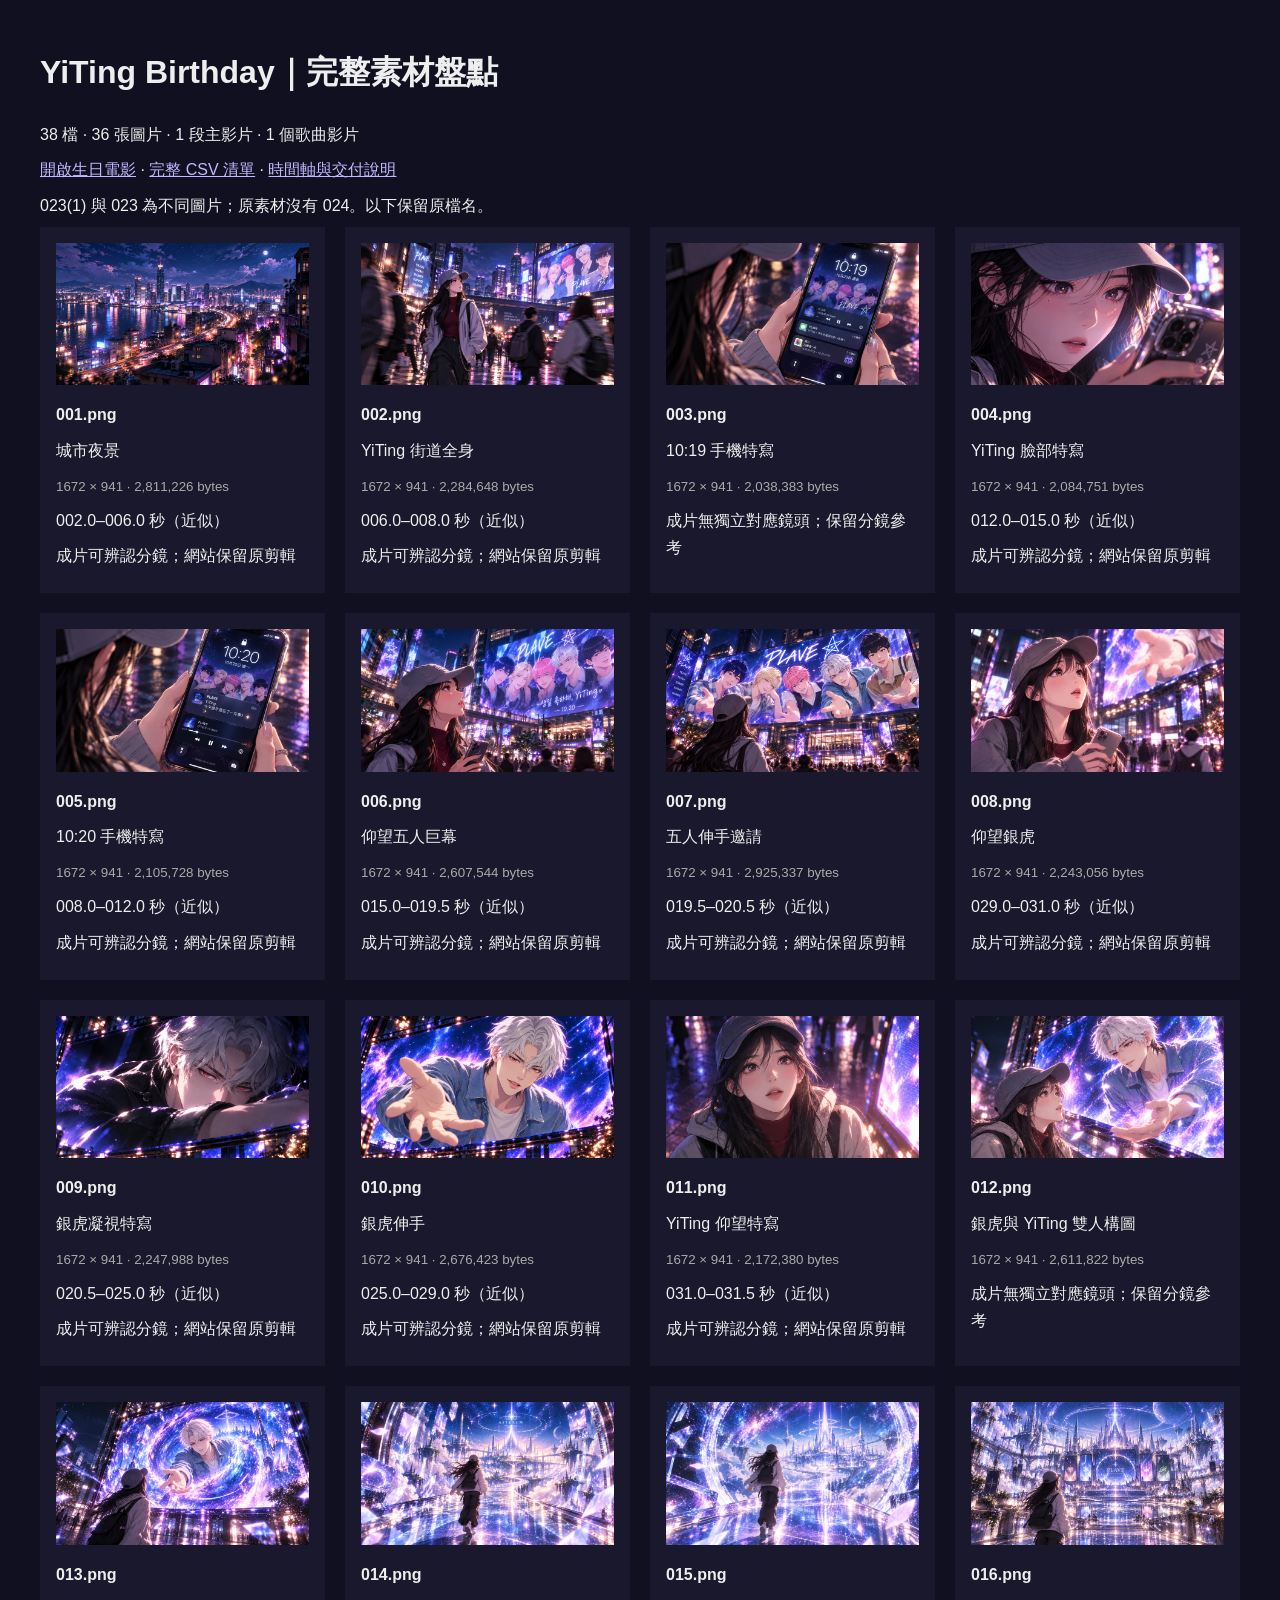
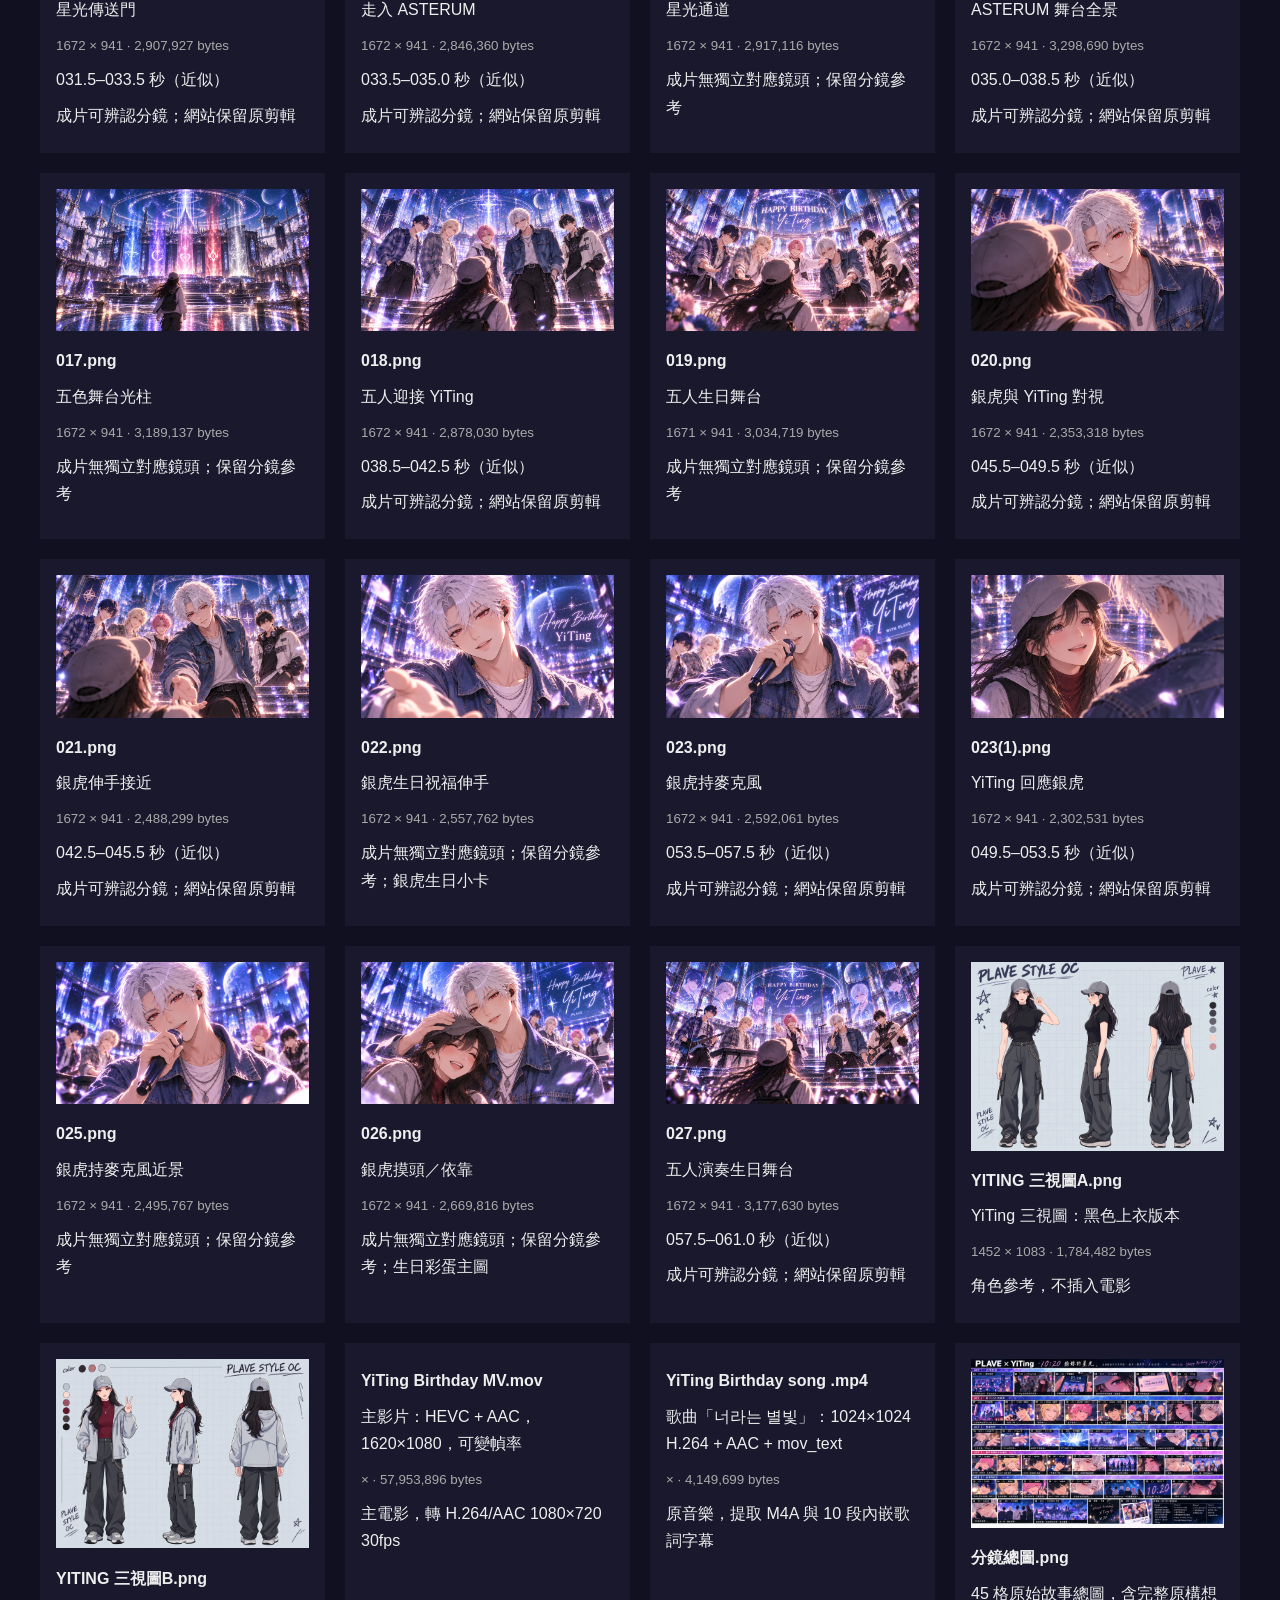
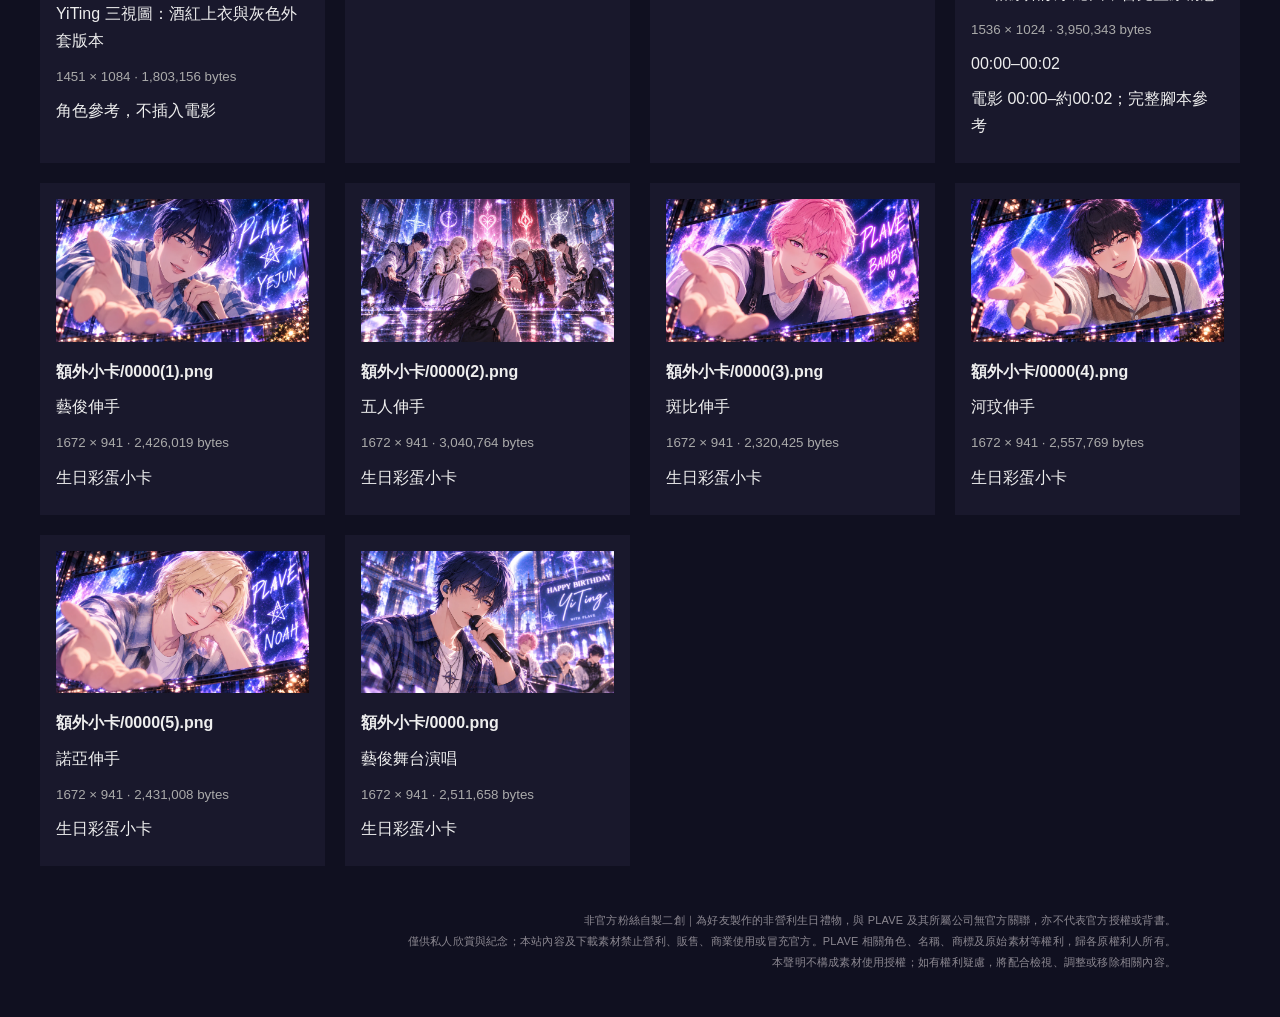
<file: materials.html>
<!doctype html><html lang="zh-Hant"><meta charset="utf-8"><meta name="viewport" content="width=device-width,initial-scale=1"><title>YiTing 素材盤點</title><link rel="stylesheet" href="fan-notice.css?v=1"><style>body{background:#101020;color:#eee;font:16px/1.7 sans-serif;max-width:1200px;margin:auto;padding:24px}a{color:#c3b7ff}section{display:grid;grid-template-columns:repeat(auto-fit,minmax(260px,1fr));gap:20px}article{background:#19182c;padding:16px}img{width:100%;object-fit:contain}p{margin:8px 0}small{color:#aaa}h2{margin-top:40px}</style><h1>YiTing Birthday｜完整素材盤點</h1><p>38 檔 · 36 張圖片 · 1 段主影片 · 1 個歌曲影片</p><p><a href="index.html">開啟生日電影</a> · <a href="materials.csv">完整 CSV 清單</a> · <a href="README.md">時間軸與交付說明</a></p><p>023(1) 與 023 為不同圖片；原素材沒有 024。以下保留原檔名。</p><section><article><a href="assets/001.webp"><img loading="lazy" src="assets/001.webp" alt="城市夜景"></a><p><b>001.png</b></p><p>城市夜景</p><small>1672 × 941 · 2,811,226 bytes</small><p>002.0–006.0 秒（近似）</p><p>成片可辨認分鏡；網站保留原剪輯</p></article><article><a href="assets/002.webp"><img loading="lazy" src="assets/002.webp" alt="YiTing 街道全身"></a><p><b>002.png</b></p><p>YiTing 街道全身</p><small>1672 × 941 · 2,284,648 bytes</small><p>006.0–008.0 秒（近似）</p><p>成片可辨認分鏡；網站保留原剪輯</p></article><article><a href="assets/003.webp"><img loading="lazy" src="assets/003.webp" alt="10:19 手機特寫"></a><p><b>003.png</b></p><p>10:19 手機特寫</p><small>1672 × 941 · 2,038,383 bytes</small><p></p><p>成片無獨立對應鏡頭；保留分鏡參考</p></article><article><a href="assets/004.webp"><img loading="lazy" src="assets/004.webp" alt="YiTing 臉部特寫"></a><p><b>004.png</b></p><p>YiTing 臉部特寫</p><small>1672 × 941 · 2,084,751 bytes</small><p>012.0–015.0 秒（近似）</p><p>成片可辨認分鏡；網站保留原剪輯</p></article><article><a href="assets/005.webp"><img loading="lazy" src="assets/005.webp" alt="10:20 手機特寫"></a><p><b>005.png</b></p><p>10:20 手機特寫</p><small>1672 × 941 · 2,105,728 bytes</small><p>008.0–012.0 秒（近似）</p><p>成片可辨認分鏡；網站保留原剪輯</p></article><article><a href="assets/006.webp"><img loading="lazy" src="assets/006.webp" alt="仰望五人巨幕"></a><p><b>006.png</b></p><p>仰望五人巨幕</p><small>1672 × 941 · 2,607,544 bytes</small><p>015.0–019.5 秒（近似）</p><p>成片可辨認分鏡；網站保留原剪輯</p></article><article><a href="assets/007.webp"><img loading="lazy" src="assets/007.webp" alt="五人伸手邀請"></a><p><b>007.png</b></p><p>五人伸手邀請</p><small>1672 × 941 · 2,925,337 bytes</small><p>019.5–020.5 秒（近似）</p><p>成片可辨認分鏡；網站保留原剪輯</p></article><article><a href="assets/008.webp"><img loading="lazy" src="assets/008.webp" alt="仰望銀虎"></a><p><b>008.png</b></p><p>仰望銀虎</p><small>1672 × 941 · 2,243,056 bytes</small><p>029.0–031.0 秒（近似）</p><p>成片可辨認分鏡；網站保留原剪輯</p></article><article><a href="assets/009.webp"><img loading="lazy" src="assets/009.webp" alt="銀虎凝視特寫"></a><p><b>009.png</b></p><p>銀虎凝視特寫</p><small>1672 × 941 · 2,247,988 bytes</small><p>020.5–025.0 秒（近似）</p><p>成片可辨認分鏡；網站保留原剪輯</p></article><article><a href="assets/010.webp"><img loading="lazy" src="assets/010.webp" alt="銀虎伸手"></a><p><b>010.png</b></p><p>銀虎伸手</p><small>1672 × 941 · 2,676,423 bytes</small><p>025.0–029.0 秒（近似）</p><p>成片可辨認分鏡；網站保留原剪輯</p></article><article><a href="assets/011.webp"><img loading="lazy" src="assets/011.webp" alt="YiTing 仰望特寫"></a><p><b>011.png</b></p><p>YiTing 仰望特寫</p><small>1672 × 941 · 2,172,380 bytes</small><p>031.0–031.5 秒（近似）</p><p>成片可辨認分鏡；網站保留原剪輯</p></article><article><a href="assets/012.webp"><img loading="lazy" src="assets/012.webp" alt="銀虎與 YiTing 雙人構圖"></a><p><b>012.png</b></p><p>銀虎與 YiTing 雙人構圖</p><small>1672 × 941 · 2,611,822 bytes</small><p></p><p>成片無獨立對應鏡頭；保留分鏡參考</p></article><article><a href="assets/013.webp"><img loading="lazy" src="assets/013.webp" alt="星光傳送門"></a><p><b>013.png</b></p><p>星光傳送門</p><small>1672 × 941 · 2,907,927 bytes</small><p>031.5–033.5 秒（近似）</p><p>成片可辨認分鏡；網站保留原剪輯</p></article><article><a href="assets/014.webp"><img loading="lazy" src="assets/014.webp" alt="走入 ASTERUM"></a><p><b>014.png</b></p><p>走入 ASTERUM</p><small>1672 × 941 · 2,846,360 bytes</small><p>033.5–035.0 秒（近似）</p><p>成片可辨認分鏡；網站保留原剪輯</p></article><article><a href="assets/015.webp"><img loading="lazy" src="assets/015.webp" alt="星光通道"></a><p><b>015.png</b></p><p>星光通道</p><small>1672 × 941 · 2,917,116 bytes</small><p></p><p>成片無獨立對應鏡頭；保留分鏡參考</p></article><article><a href="assets/016.webp"><img loading="lazy" src="assets/016.webp" alt="ASTERUM 舞台全景"></a><p><b>016.png</b></p><p>ASTERUM 舞台全景</p><small>1672 × 941 · 3,298,690 bytes</small><p>035.0–038.5 秒（近似）</p><p>成片可辨認分鏡；網站保留原剪輯</p></article><article><a href="assets/017.webp"><img loading="lazy" src="assets/017.webp" alt="五色舞台光柱"></a><p><b>017.png</b></p><p>五色舞台光柱</p><small>1672 × 941 · 3,189,137 bytes</small><p></p><p>成片無獨立對應鏡頭；保留分鏡參考</p></article><article><a href="assets/018.webp"><img loading="lazy" src="assets/018.webp" alt="五人迎接 YiTing"></a><p><b>018.png</b></p><p>五人迎接 YiTing</p><small>1672 × 941 · 2,878,030 bytes</small><p>038.5–042.5 秒（近似）</p><p>成片可辨認分鏡；網站保留原剪輯</p></article><article><a href="assets/019.webp"><img loading="lazy" src="assets/019.webp" alt="五人生日舞台"></a><p><b>019.png</b></p><p>五人生日舞台</p><small>1671 × 941 · 3,034,719 bytes</small><p></p><p>成片無獨立對應鏡頭；保留分鏡參考</p></article><article><a href="assets/020.webp"><img loading="lazy" src="assets/020.webp" alt="銀虎與 YiTing 對視"></a><p><b>020.png</b></p><p>銀虎與 YiTing 對視</p><small>1672 × 941 · 2,353,318 bytes</small><p>045.5–049.5 秒（近似）</p><p>成片可辨認分鏡；網站保留原剪輯</p></article><article><a href="assets/021.webp"><img loading="lazy" src="assets/021.webp" alt="銀虎伸手接近"></a><p><b>021.png</b></p><p>銀虎伸手接近</p><small>1672 × 941 · 2,488,299 bytes</small><p>042.5–045.5 秒（近似）</p><p>成片可辨認分鏡；網站保留原剪輯</p></article><article><a href="assets/022.webp"><img loading="lazy" src="assets/022.webp" alt="銀虎生日祝福伸手"></a><p><b>022.png</b></p><p>銀虎生日祝福伸手</p><small>1672 × 941 · 2,557,762 bytes</small><p></p><p>成片無獨立對應鏡頭；保留分鏡參考；銀虎生日小卡</p></article><article><a href="assets/023.webp"><img loading="lazy" src="assets/023.webp" alt="銀虎持麥克風"></a><p><b>023.png</b></p><p>銀虎持麥克風</p><small>1672 × 941 · 2,592,061 bytes</small><p>053.5–057.5 秒（近似）</p><p>成片可辨認分鏡；網站保留原剪輯</p></article><article><a href="assets/023(1).webp"><img loading="lazy" src="assets/023(1).webp" alt="YiTing 回應銀虎"></a><p><b>023(1).png</b></p><p>YiTing 回應銀虎</p><small>1672 × 941 · 2,302,531 bytes</small><p>049.5–053.5 秒（近似）</p><p>成片可辨認分鏡；網站保留原剪輯</p></article><article><a href="assets/025.webp"><img loading="lazy" src="assets/025.webp" alt="銀虎持麥克風近景"></a><p><b>025.png</b></p><p>銀虎持麥克風近景</p><small>1672 × 941 · 2,495,767 bytes</small><p></p><p>成片無獨立對應鏡頭；保留分鏡參考</p></article><article><a href="assets/026.webp"><img loading="lazy" src="assets/026.webp" alt="銀虎摸頭／依靠"></a><p><b>026.png</b></p><p>銀虎摸頭／依靠</p><small>1672 × 941 · 2,669,816 bytes</small><p></p><p>成片無獨立對應鏡頭；保留分鏡參考；生日彩蛋主圖</p></article><article><a href="assets/027.webp"><img loading="lazy" src="assets/027.webp" alt="五人演奏生日舞台"></a><p><b>027.png</b></p><p>五人演奏生日舞台</p><small>1672 × 941 · 3,177,630 bytes</small><p>057.5–061.0 秒（近似）</p><p>成片可辨認分鏡；網站保留原剪輯</p></article><article><a href="assets/reference-a.webp"><img loading="lazy" src="assets/reference-a.webp" alt="YiTing 三視圖：黑色上衣版本"></a><p><b>YITING 三視圖A.png</b></p><p>YiTing 三視圖：黑色上衣版本</p><small>1452 × 1083 · 1,784,482 bytes</small><p></p><p>角色參考，不插入電影</p></article><article><a href="assets/reference-b.webp"><img loading="lazy" src="assets/reference-b.webp" alt="YiTing 三視圖：酒紅上衣與灰色外套版本"></a><p><b>YITING 三視圖B.png</b></p><p>YiTing 三視圖：酒紅上衣與灰色外套版本</p><small>1451 × 1084 · 1,803,156 bytes</small><p></p><p>角色參考，不插入電影</p></article><article><p><b>YiTing Birthday MV.mov</b></p><p>主影片：HEVC + AAC，1620×1080，可變幀率</p><small> ×  · 57,953,896 bytes</small><p></p><p>主電影，轉 H.264/AAC 1080×720 30fps</p></article><article><p><b>YiTing Birthday song .mp4</b></p><p>歌曲「너라는 별빛」：1024×1024 H.264 + AAC + mov_text</p><small> ×  · 4,149,699 bytes</small><p></p><p>原音樂，提取 M4A 與 10 段內嵌歌詞字幕</p></article><article><a href="assets/storyboard.webp"><img loading="lazy" src="assets/storyboard.webp" alt="45 格原始故事總圖，含完整原構想"></a><p><b>分鏡總圖.png</b></p><p>45 格原始故事總圖，含完整原構想</p><small>1536 × 1024 · 3,950,343 bytes</small><p>00:00–00:02</p><p>電影 00:00–約00:02；完整腳本參考</p></article><article><a href="assets/card-0000(1).webp"><img loading="lazy" src="assets/card-0000(1).webp" alt="藝俊伸手"></a><p><b>額外小卡/0000(1).png</b></p><p>藝俊伸手</p><small>1672 × 941 · 2,426,019 bytes</small><p></p><p>生日彩蛋小卡</p></article><article><a href="assets/card-0000(2).webp"><img loading="lazy" src="assets/card-0000(2).webp" alt="五人伸手"></a><p><b>額外小卡/0000(2).png</b></p><p>五人伸手</p><small>1672 × 941 · 3,040,764 bytes</small><p></p><p>生日彩蛋小卡</p></article><article><a href="assets/card-0000(3).webp"><img loading="lazy" src="assets/card-0000(3).webp" alt="斑比伸手"></a><p><b>額外小卡/0000(3).png</b></p><p>斑比伸手</p><small>1672 × 941 · 2,320,425 bytes</small><p></p><p>生日彩蛋小卡</p></article><article><a href="assets/card-0000(4).webp"><img loading="lazy" src="assets/card-0000(4).webp" alt="河玟伸手"></a><p><b>額外小卡/0000(4).png</b></p><p>河玟伸手</p><small>1672 × 941 · 2,557,769 bytes</small><p></p><p>生日彩蛋小卡</p></article><article><a href="assets/card-0000(5).webp"><img loading="lazy" src="assets/card-0000(5).webp" alt="諾亞伸手"></a><p><b>額外小卡/0000(5).png</b></p><p>諾亞伸手</p><small>1672 × 941 · 2,431,008 bytes</small><p></p><p>生日彩蛋小卡</p></article><article><a href="assets/card-0000.webp"><img loading="lazy" src="assets/card-0000.webp" alt="藝俊舞台演唱"></a><p><b>額外小卡/0000.png</b></p><p>藝俊舞台演唱</p><small>1672 × 941 · 2,511,658 bytes</small><p></p><p>生日彩蛋小卡</p></article></section><footer class="fan-work-notice" aria-label="非官方粉絲二創與使用聲明"><p>非官方粉絲自製二創｜為好友製作的非營利生日禮物，與 PLAVE 及其所屬公司無官方關聯，亦不代表官方授權或背書。</p><p>僅供私人欣賞與紀念；本站內容及下載素材禁止營利、販售、商業使用或冒充官方。PLAVE 相關角色、名稱、商標及原始素材等權利，歸各原權利人所有。</p><p>本聲明不構成素材使用授權；如有權利疑慮，將配合檢視、調整或移除相關內容。</p></footer></html>
</file>
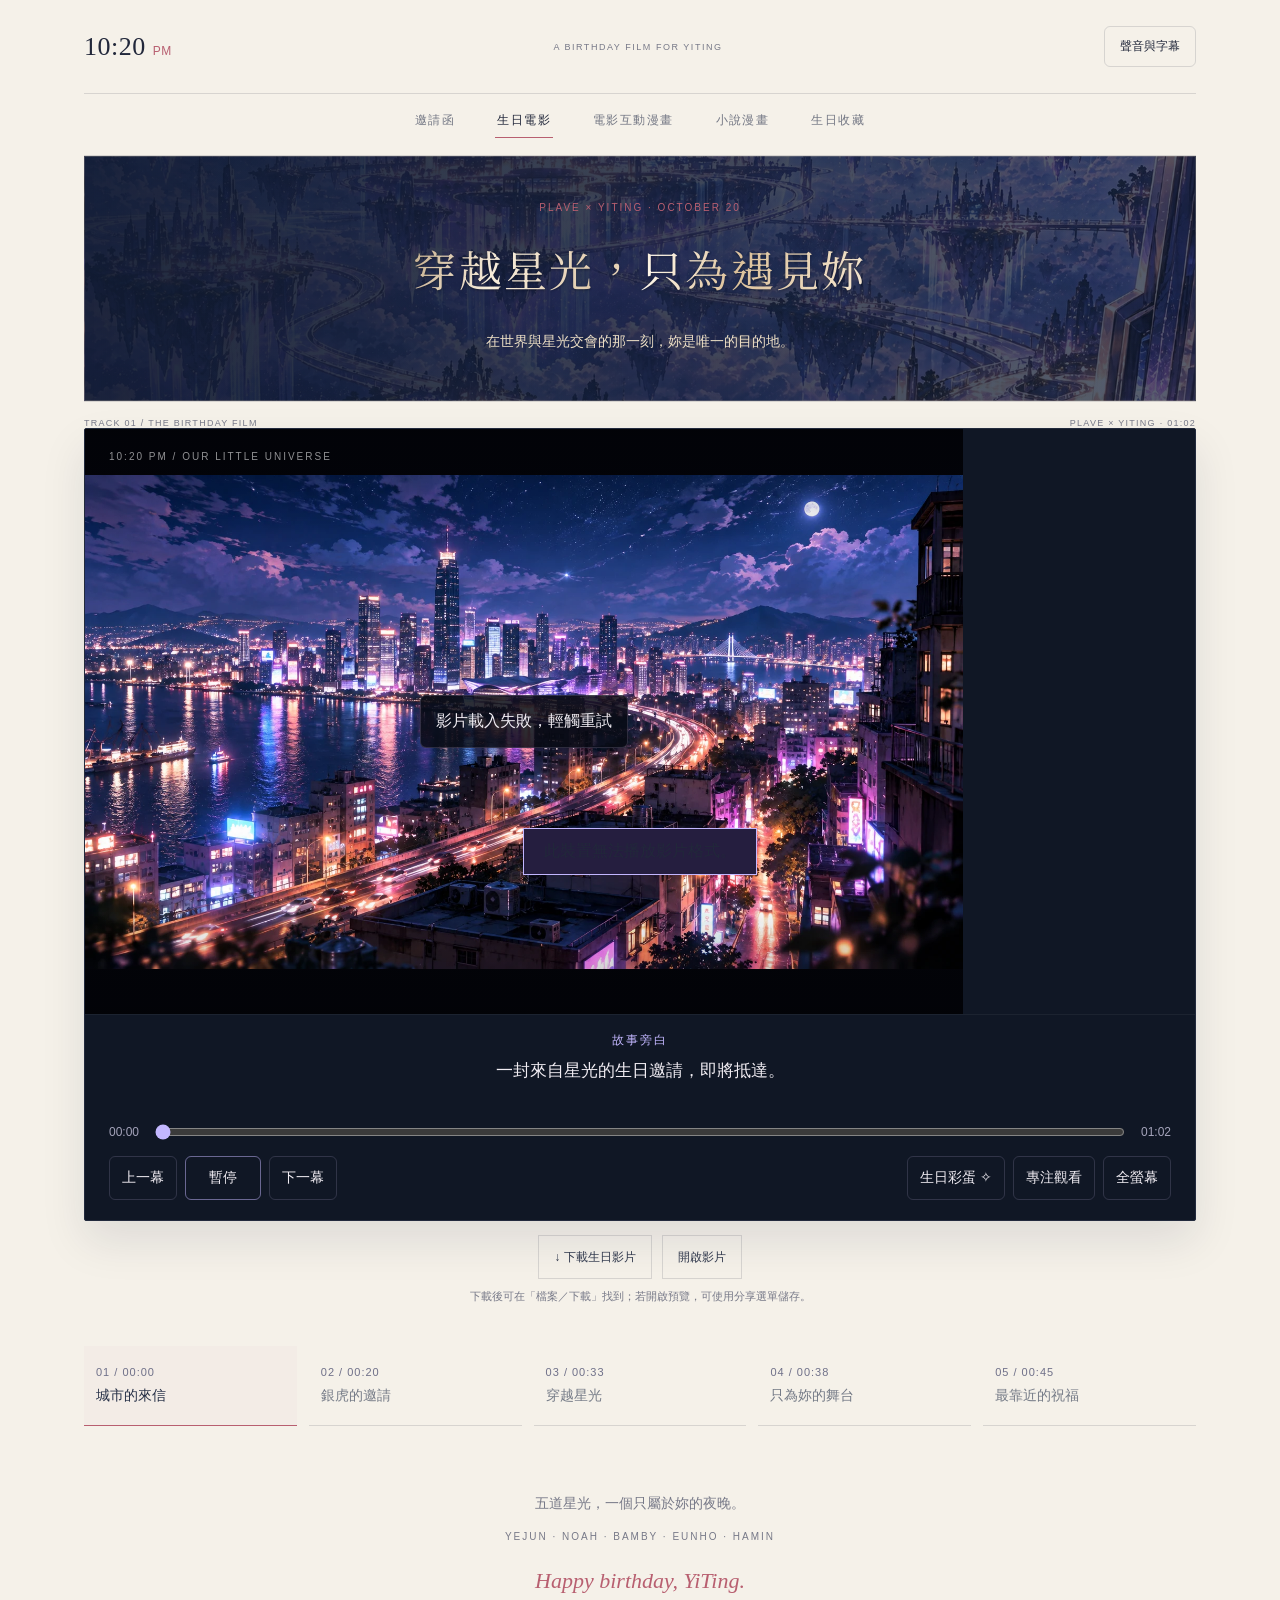
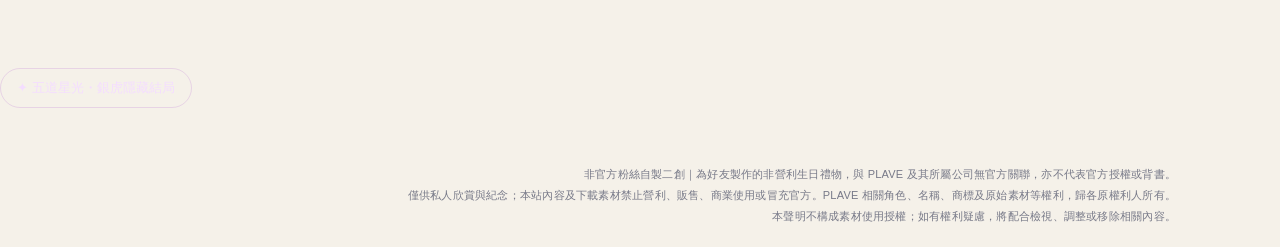
<file: movie.html>
<!doctype html>
<html lang="zh-Hant"><head><meta charset="utf-8"><meta name="viewport" content="width=device-width,initial-scale=1,viewport-fit=cover"><meta name="theme-color" content="#090b15"><title>10:20 PM｜穿越星光，只為遇見妳</title><meta name="description" content="YiTing，今晚的星光只為妳而亮。PLAVE 生日電影。"><link rel="icon" href="data:image/svg+xml,%3Csvg xmlns='http://www.w3.org/2000/svg' viewBox='0 0 32 32'%3E%3Crect width='32' height='32' rx='8' fill='%23090b15'/%3E%3Cpath d='M16 4L19 13L28 16L19 19L16 28L13 19L4 16L13 13Z' fill='%23c3b7ff'/%3E%3C/svg%3E"><link rel="stylesheet" href="style.css"><link rel="stylesheet" href="theme.css?v=album-v1"><link rel="stylesheet" href="album.css?v=album-v1"><link rel="stylesheet" href="fan-notice.css?v=1"><link rel="stylesheet" href="invitation.css?v=1"><link rel="stylesheet" href="foil-type.css?v=2"><link rel="manifest" href="app.webmanifest"><link rel="apple-touch-icon" sizes="180x180" href="assets/app-icon-180.png"><link rel="icon" type="image/png" sizes="192x192" href="assets/app-icon-192.png"><meta name="apple-mobile-web-app-capable" content="yes"><meta name="apple-mobile-web-app-title" content="YITING 10.20"><meta name="apple-mobile-web-app-status-bar-style" content="black-translucent"><link rel="stylesheet" href="pwa.css?v=1"><link rel="stylesheet" href="birthday-player.css?v=4"></head>
<body class="film-page album-edition"><script>if(new URLSearchParams(location.search).get("gift")==="1")location.replace(new URL("gift.html",location.href).href);</script><main>
<header><a class="wordmark" href="./">10:20 <span>PM</span></a><span class="dedication">A BIRTHDAY FILM FOR YITING</span><details class="settings"><summary>聲音與字幕</summary><div><button id="sound" aria-pressed="true">聲音 開</button><button id="cc" aria-pressed="true">字幕 開</button></div></details></header>
<nav class="site-nav" aria-label="主要導覽"><a href="./">邀請函</a><a href="movie.html">生日電影</a><a href="game.html">電影互動漫畫</a><a href="gift.html">生日收藏</a></nav><nav class="mode-switch" aria-label="體驗模式"><span aria-current="page">電影模式</span><a href="game.html">互動漫畫 · 走進星光 →</a></nav><section class="intro"><p class="eyebrow">PLAVE × YITING · OCTOBER 20</p><h1>穿越星光，<br class="mobile-break">只為遇見妳</h1><p class="subtitle">在世界與星光交會的那一刻，妳是唯一的目的地。</p></section>
<div class="film-track"><span>TRACK 01 / THE BIRTHDAY FILM</span><span>PLAVE × YITING · 01:02</span></div><section class="cinema" aria-label="生日電影">
<div class="screen"><img class="ambient" id="ambient" src="assets/001.webp" alt="" aria-hidden="true"><video id="film" src="assets/film.mp4" poster="assets/001.webp" autoplay playsinline preload="metadata"></video><div class="shade"></div><span class="screen-label">10:20 PM / OUR LITTLE UNIVERSE</span><div id="loading" role="status">正在接住星光…</div><button id="start" hidden>輕觸開始電影</button></div>
<div class="captions" id="captions" aria-live="off"><span id="speaker">故事旁白</span><p id="line">今晚，城市的燈光像星星一樣，為妳醒著。</p></div>
<div class="transport"><div class="progress-row"><span id="time">00:00</span><input id="progress" type="range" min="0" max="62.228" step="0.01" value="0" aria-label="電影播放位置"><span>01:02</span></div><div class="buttons"><div><button id="prev" aria-label="上一幕">上一幕</button><button id="play">暫停</button><button id="next" aria-label="下一幕">下一幕</button></div><div><button id="egg">生日彩蛋 ✧</button><button id="focus" aria-pressed="false">專注觀看</button><button id="fullscreen">全螢幕</button></div></div></div>
</section>
<div class="asset-downloads film-download"><a class="download-link" href="assets/film.mp4" download="YiTing-生日電影.mp4">↓ 下載生日影片</a><a class="original-link" href="assets/film.mp4" target="_blank" rel="noopener">開啟影片</a><small>下載後可在「檔案／下載」找到；若開啟預覽，可使用分享選單儲存。</small></div><nav class="chapters" aria-label="電影章節"><button data-time="0"><span>01 / 00:00</span>城市的來信</button><button data-time="20.5"><span>02 / 00:20</span>銀虎的邀請</button><button data-time="33.5"><span>03 / 00:33</span>穿越星光</button><button data-time="38.5"><span>04 / 00:38</span>只為妳的舞台</button><button data-time="45.5"><span>05 / 00:45</span>最靠近的祝福</button></nav>
<footer><p>五道星光，一個只屬於妳的夜晚。</p><span>YEJUN · NOAH · BAMBY · EUNHO · HAMIN</span><p class="signature">Happy birthday, YiTing.</p></footer>
</main>
<dialog id="birthday"><button id="close" class="close" aria-label="關閉生日彩蛋">×</button><p class="eyebrow">THE 10:20 PM BIRTHDAY COLLECTION</p><h2>YiTing，生日快樂。</h2><p id="giftText">致 YiTing：今晚十點二十分，五道星光因妳而亮。從銀虎伸出手的那一刻起，這段故事便只屬於妳。</p><div class="collection-title"><span>星光故事 · 三種收藏方式</span><small>10:20 PM · PLAVE × YITING</small></div><div class="asset-downloads"><a class="download-link" href="game.html">✦ 進入電影互動漫畫</a><a class="original-link" href="novel-comic.html">閱讀最新小說漫畫</a><a class="original-link" href="gift.html">開啟完整生日收藏</a></div><p class="small">從銀虎的邀請走進互動漫畫，讓每一幕成為可以重溫的回憶。</p><section class="birthday-player" aria-label="生日歌曲播放器"><p class="birthday-kicker">ORIGINAL SOUNDTRACK · 10:20 PM</p><h3>為妳播放的星光</h3><p class="birthday-player-intro">把今晚的祝福，留在旋律裡。</p><div class="birthday-track"><span class="birthday-disc" aria-hidden="true">♫</span><div class="birthday-track-meta"><strong id="currentSongTitle">열 시 이십 분의 별</strong><small id="currentSongSubtitle">01 / 03 · 03:02</small></div><button id="listen" type="button">播放歌曲 ▶</button></div><div class="birthday-song-list" role="group" aria-label="選擇生日歌曲"><button type="button" class="birthday-song-choice active" data-song-index="0" aria-pressed="true"><span>01</span><strong>열 시 이십 분의 별</strong><small>03:02</small></button><button type="button" class="birthday-song-choice" data-song-index="1" aria-pressed="false"><span>02</span><strong>너라는 별빛</strong><small>01:02</small></button><button type="button" class="birthday-song-choice" data-song-index="2" aria-pressed="false"><span>03</span><strong>10월의 밤</strong><small>01:10</small></button></div><div class="birthday-song-progress"><span id="songTime">00:00</span><input id="songProgress" type="range" min="0" max="182" step="0.1" value="0" aria-label="歌曲播放位置"><span id="songDuration">03:02</span></div><div class="birthday-lyrics" aria-live="off"><span class="birthday-lyrics-label">NOW PLAYING · 雙語同步字幕</span><div class="birthday-lyric-meta"><span id="lyricSection">INTRO</span><span id="lyricCount"></span></div><p id="lyrics" class="birthday-original">輕觸播放，讓歌詞隨旋律出現。</p><p id="lyricsZh" class="birthday-translation">繁體中文翻譯將同步顯示在這裡。</p></div><p id="birthdaySongNotice" class="birthday-player-note" role="status"></p></section><div class="collection-title"><span>只屬於妳的生日願望</span><small>把願望留給星光</small></div><label for="wish">妳的生日願望</label><p id="wishPrivacy" class="small">願望只會儲存在目前的瀏覽器，不會上傳或寄送給作者。</p><textarea id="wish" aria-describedby="wishPrivacy" maxlength="240" placeholder="我希望，接下來的一年…"></textarea><button id="saveWish" class="primary">把願望留在星空</button><p id="wishStatus" role="status"></p><div id="cards" hidden></div><button id="resume">回到電影</button></dialog>
<div id="toast" role="status"></div><audio id="song" src="assets/song.m4a" preload="metadata"></audio><script src="story.js"></script><script>window.assetDownloads=function(url,filename,label){
 const controls=document.createElement('div');controls.className='asset-downloads';
 const save=document.createElement('a');save.className='download-link';save.href=url;save.download=filename;save.textContent='↓ '+label;save.setAttribute('aria-label',label+'：'+filename);
 const original=document.createElement('a');original.className='original-link';original.href=url;original.target='_blank';original.rel='noopener';original.textContent='開啟原圖';original.setAttribute('aria-label','開啟原圖：'+filename);
 controls.append(save,original);return controls;
};
</script><script src="birthday-lyrics.js?v=3"></script><script src="birthday-timed-lyrics.js?v=2"></script><script src="app.js?v=birthday-player-v8"></script>
<a href="starlight.html" class="starlight-entry" style="display:inline-block;margin:12px 0;padding:10px 16px;border:1px solid #d9b6e080;border-radius:99px;color:#f4ddff;text-decoration:none;font-size:13px">✦ 五道星光・銀虎隱藏結局</a><footer class="fan-work-notice" aria-label="非官方粉絲二創與使用聲明"><p>非官方粉絲自製二創｜為好友製作的非營利生日禮物，與 PLAVE 及其所屬公司無官方關聯，亦不代表官方授權或背書。</p><p>僅供私人欣賞與紀念；本站內容及下載素材禁止營利、販售、商業使用或冒充官方。PLAVE 相關角色、名稱、商標及原始素材等權利，歸各原權利人所有。</p><p>本聲明不構成素材使用授權；如有權利疑慮，將配合檢視、調整或移除相關內容。</p></footer><script src="invitation.js?v=4"></script><script src="pwa.js?v=1"></script></body></html>
</file>
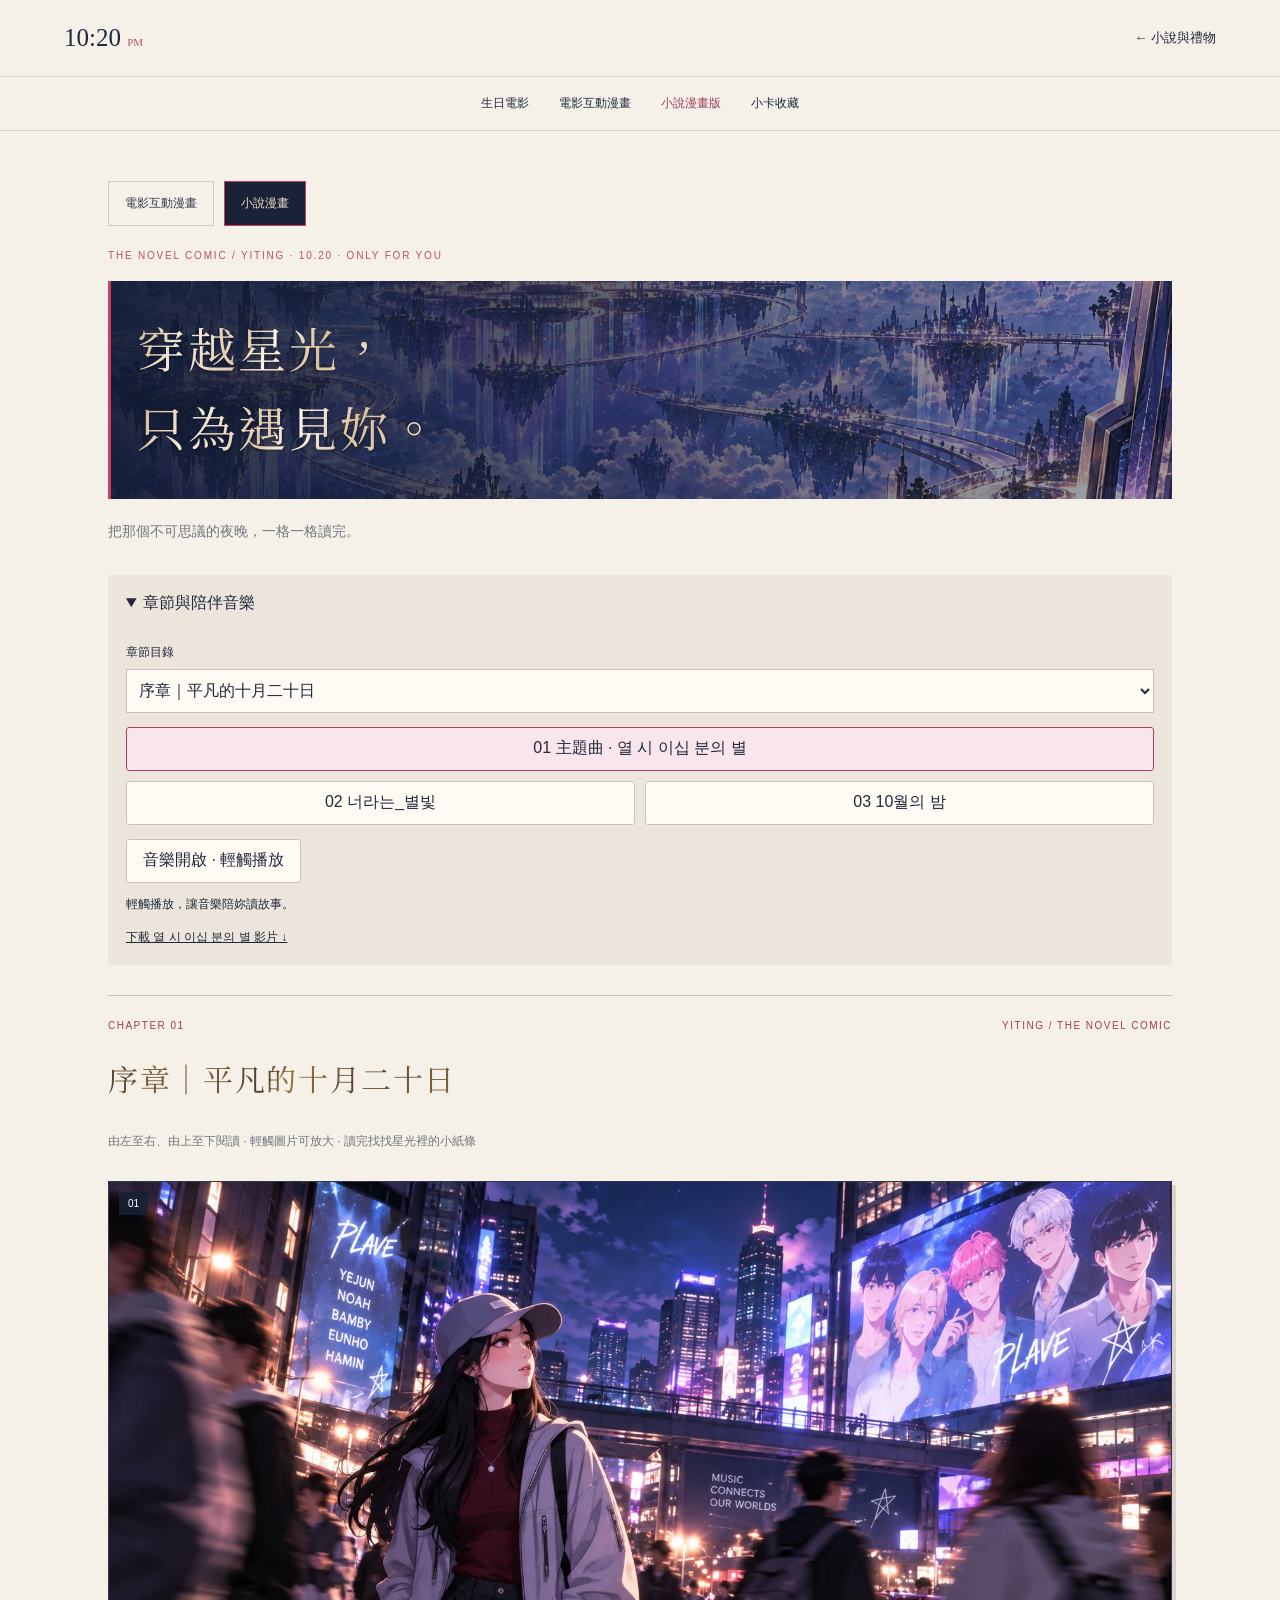
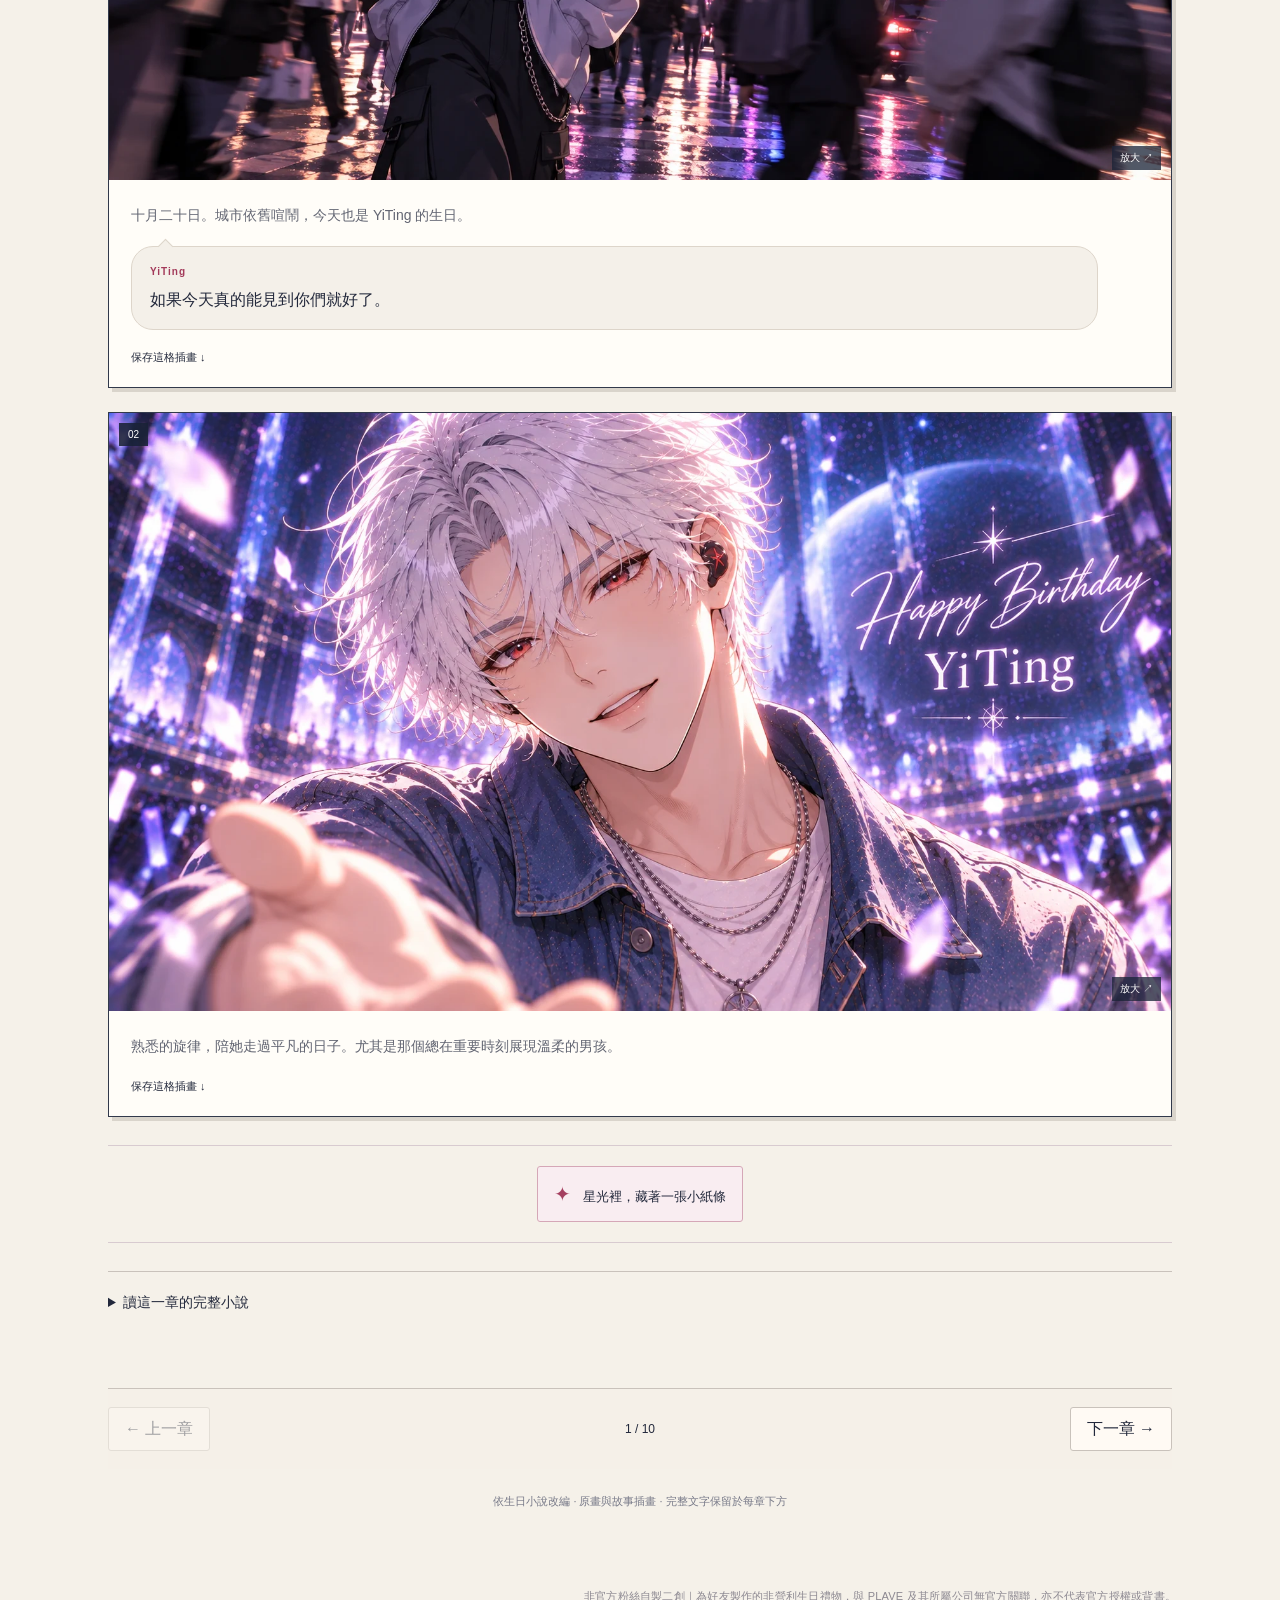
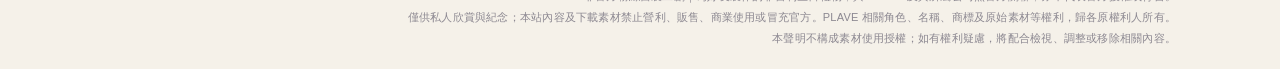
<file: novel-comic.html>
<!doctype html><html lang="zh-Hant"><head><meta charset="utf-8"><meta name="viewport" content="width=device-width,initial-scale=1,viewport-fit=cover"><meta name="theme-color" content="#f5f1e9"><title>穿越星光，只為遇見妳｜小說漫畫版</title><link rel="stylesheet" href="novel-comic.css?v=8"><link rel="stylesheet" href="fan-notice.css?v=1"><link rel="stylesheet" href="invitation.css?v=1"><link rel="stylesheet" href="foil-type.css?v=2"><link rel="manifest" href="app.webmanifest"><link rel="apple-touch-icon" sizes="180x180" href="assets/app-icon-180.png"><link rel="icon" type="image/png" sizes="192x192" href="assets/app-icon-192.png"><meta name="apple-mobile-web-app-capable" content="yes"><meta name="apple-mobile-web-app-title" content="YITING 10.20"><meta name="apple-mobile-web-app-status-bar-style" content="black-translucent"><link rel="stylesheet" href="pwa.css?v=1"><link rel="stylesheet" href="mobile-optimizations.css?v=1"></head><body><header><a class="brand" href="./">10:20 <small>PM</small></a><a href="gift.html#novel">← 小說與禮物</a></header><nav class="site-links" aria-label="主要導覽"><a href="movie.html">生日電影</a><a href="game.html">電影互動漫畫</a><a href="novel-comic.html" aria-current="page">小說漫畫版</a><a href="gift.html#cards">小卡收藏</a></nav><main><div class="edition">THE NOVEL COMIC / YITING · 10.20 · ONLY FOR YOU</div><h1>穿越星光，<br>只為遇見妳。</h1><p class="intro">把那個不可思議的夜晚，一格一格讀完。</p><details class="reader-settings" open><summary>章節與陪伴音樂</summary><label for="chapterSelect">章節目錄</label><select id="chapterSelect"></select><div class="tracks" role="group" aria-label="陪伴曲目"><button data-track="0" class="theme-song-choice" aria-pressed="true">01 主題曲 · 열 시 이십 분의 별</button><button data-track="1" aria-pressed="false">02 너라는_별빛</button><button data-track="2" aria-pressed="false">03 10월의 밤</button></div><button id="musicToggle" aria-pressed="true">音樂開啟 · 播放／暫停</button><p id="musicStatus" role="status"></p><a id="downloadSong" href="assets/ten-twenty-star.mp4" download="열 시 이십 분의 별.mp4">下載目前歌曲影片 ↓</a></details><section class="chapter" aria-labelledby="chapterTitle"><div class="chapter-meta"><span id="chapterNumber"></span><span id="chapterProgress"></span></div><h2 id="chapterTitle" tabindex="-1"></h2><p class="reading-note">由左至右、由上至下閱讀 · 輕觸圖片可放大 · 讀完找找星光裡的小紙條</p><div id="panels" class="panels"></div><p id="starStatus" role="status"></p><section class="chapter-surprise" aria-label="章節小驚喜"><button id="openChapterNote" type="button" aria-expanded="false" aria-controls="chapterNote"><span aria-hidden="true">✦</span> 星光裡，藏著一張小紙條</button><div id="chapterNote" hidden><p class="edition">A LITTLE NOTE FOR YOU</p><p id="chapterNoteText"></p></div></section><details id="original"><summary>讀這一章的完整小說</summary><article id="originalText"></article></details><div id="finish" hidden><p>願妳每年，都記得自己值得被好好慶祝。</p><a href="gift.html#cards">收藏故事小卡 ↗</a><a href="gift.html#wish">把願望留給星光 ↗</a></div></section><nav class="pager" aria-label="漫畫章節翻頁"><button id="prev">← 上一章</button><span id="pageCount" aria-live="polite"></span><button id="next">下一章 →</button></nav><p class="end-note">依生日小說改編 · 原畫與故事插畫 · 完整文字保留於每章下方</p></main><dialog id="imageViewer"><h2 id="imageTitle"></h2><img id="largeImage" alt="" loading="lazy" decoding="async"><a id="saveImage" download>保存完整圖片 ↓</a><button id="closeViewer">回到漫畫</button></dialog><audio id="comicMusic" src="assets/ten-twenty-star.m4a" autoplay preload="metadata"></audio><script src="novel-comic-source.js"></script><script src="novel-comic-data.js?v=23"></script><script src="novel-comic.js?v=13"></script><script src="novel-reader-effects.js?v=17"></script><footer class="fan-work-notice" aria-label="非官方粉絲二創與使用聲明"><p>非官方粉絲自製二創｜為好友製作的非營利生日禮物，與 PLAVE 及其所屬公司無官方關聯，亦不代表官方授權或背書。</p><p>僅供私人欣賞與紀念；本站內容及下載素材禁止營利、販售、商業使用或冒充官方。PLAVE 相關角色、名稱、商標及原始素材等權利，歸各原權利人所有。</p><p>本聲明不構成素材使用授權；如有權利疑慮，將配合檢視、調整或移除相關內容。</p></footer><script src="invitation.js?v=4"></script><script src="pwa.js?v=1"></script></body></html>
</file>
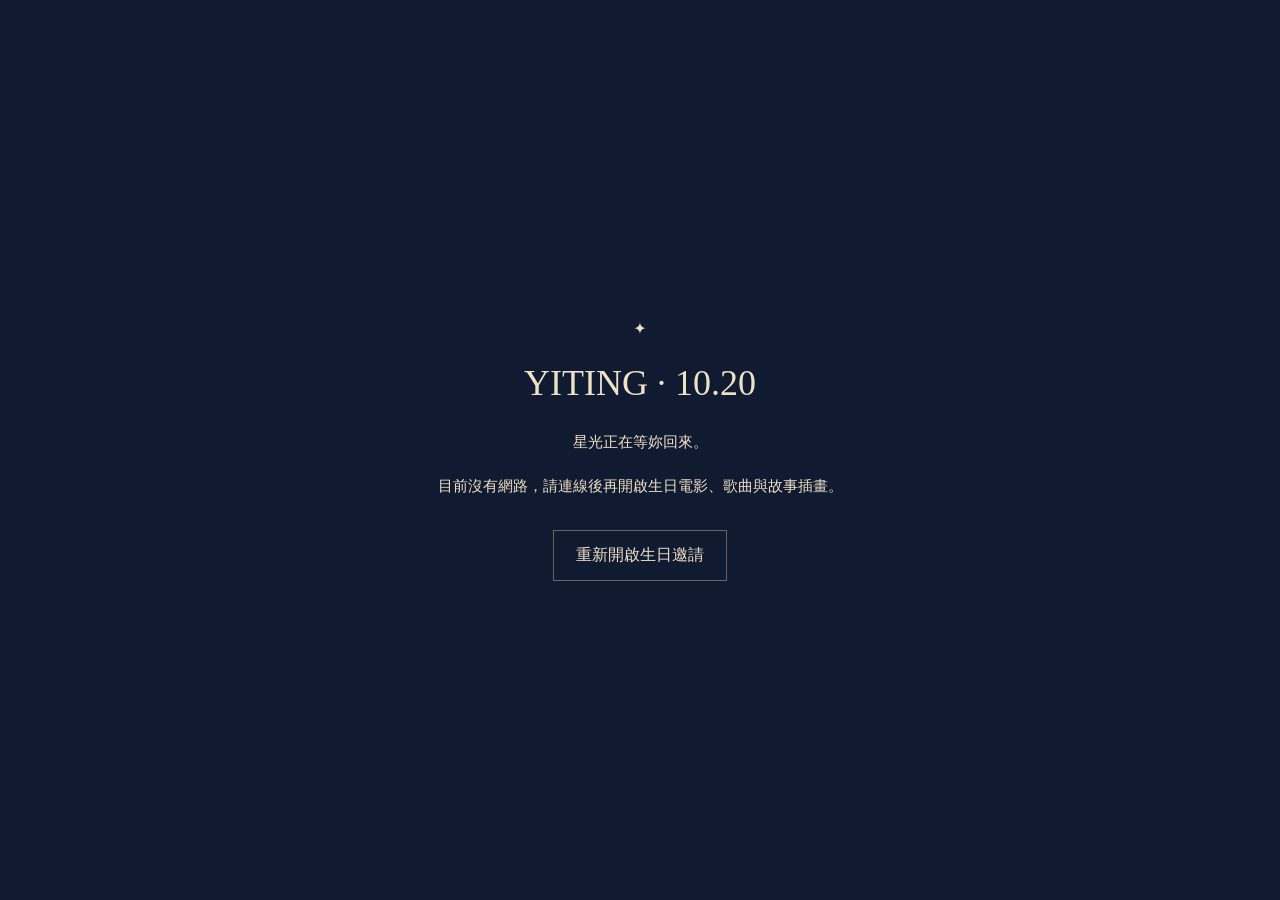
<file: offline.html>
<!doctype html><html lang="zh-Hant"><head><meta charset="utf-8"><meta name="viewport" content="width=device-width,initial-scale=1"><meta name="theme-color" content="#101a30"><title>星光稍候｜YITING</title><style>body{margin:0;min-height:100dvh;display:grid;place-items:center;background:#101a30;color:#eee0c6;font-family:system-ui,sans-serif}main{padding:30px;max-width:420px;text-align:center}h1{font:400 36px Georgia,serif}p{line-height:1.9;font-size:15px}a{display:inline-block;color:inherit;padding:14px 22px;border:1px solid #eee0c660;text-decoration:none;margin-top:15px}</style></head><body><main><span aria-hidden="true">✦</span><h1>YITING · 10.20</h1><p>星光正在等妳回來。</p><p>目前沒有網路，請連線後再開啟生日電影、歌曲與故事插畫。</p><a href="./">重新開啟生日邀請</a></main></body></html>
</file>
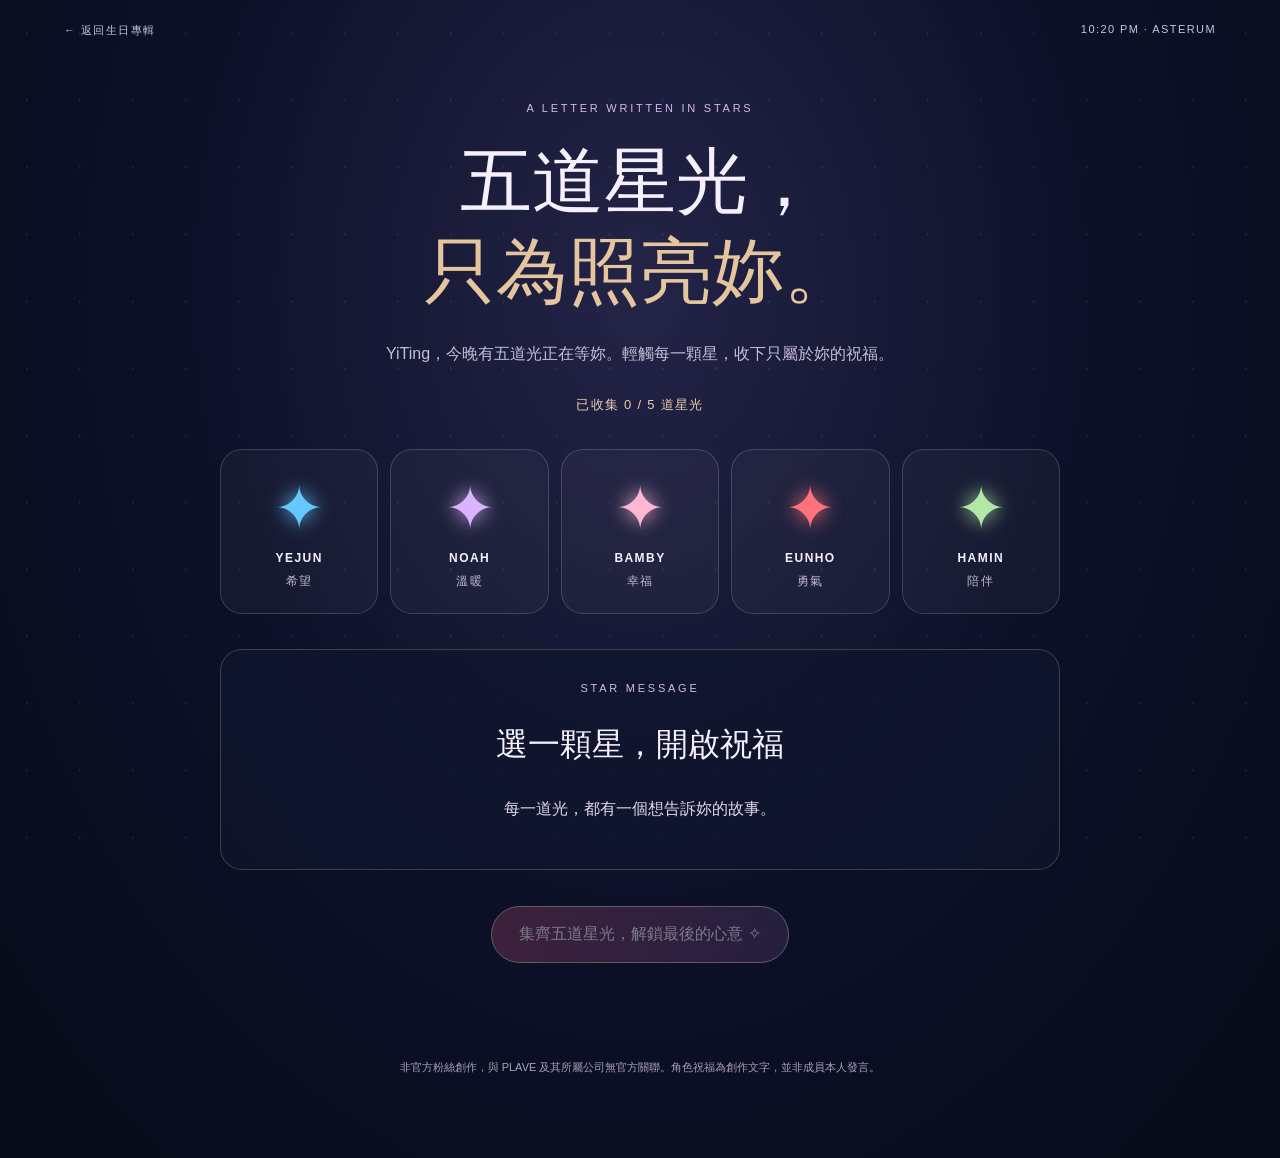
<file: starlight.html>
<!doctype html><html lang="zh-Hant"><head><meta charset="utf-8"><meta name="viewport" content="width=device-width,initial-scale=1,viewport-fit=cover"><meta name="theme-color" content="#090d22"><title>五道星光｜YiTing 10:20 PM</title><meta name="description" content="收集五道星光，解鎖銀虎為 YiTing 留下的生日驚喜。"><link rel="stylesheet" href="starlight.css?v=1"></head><body><header><a href="./" class="back">← 返回生日專輯</a><span>10:20 PM · ASTERUM</span></header><main><p class="eyebrow">A LETTER WRITTEN IN STARS</p><h1>五道星光，<br><em>只為照亮妳。</em></h1><p class="intro">YiTing，今晚有五道光正在等妳。輕觸每一顆星，收下只屬於妳的祝福。</p><p id="progress" aria-live="polite">已收集 0 / 5 道星光</p><div class="stars" id="stars"><button class="star" data-star="0" style="--glow:#66c8ff"><span class="star-icon">✦</span><strong>YEJUN</strong><small>希望</small></button><button class="star" data-star="1" style="--glow:#dbb4ff"><span class="star-icon">✦</span><strong>NOAH</strong><small>溫暖</small></button><button class="star" data-star="2" style="--glow:#ffb7d2"><span class="star-icon">✦</span><strong>BAMBY</strong><small>幸福</small></button><button class="star" data-star="3" style="--glow:#ff737a"><span class="star-icon">✦</span><strong>EUNHO</strong><small>勇氣</small></button><button class="star" data-star="4" style="--glow:#b3e7a8"><span class="star-icon">✦</span><strong>HAMIN</strong><small>陪伴</small></button></div><section id="letter" class="letter" aria-live="polite"><span class="letter-kicker">STAR MESSAGE</span><h2>選一顆星，開啟祝福</h2><p>每一道光，都有一個想告訴妳的故事。</p></section><button id="finale" class="finale" disabled>集齊五道星光，解鎖最後的心意 ✧</button><section id="secret" class="secret" hidden><span class="eyebrow">A SECRET FROM THE RED STAR</span><div class="red-star">✦</div><h2>YiTing，<br>最閃耀的星星是妳。</h2><p>當五道星光終於在這個夜晚相遇，<br>我想讓妳知道——<br>即使世界很大，妳的光也不會被遺忘。</p><p>不必每一天都勇敢，<br>不必每一刻都耀眼。<br>只要做妳自己，就已經足夠珍貴。</p><p>願未來每一個十月二十日，<br>妳都能帶著笑容，走向喜歡的明天。</p><h3>Happy Birthday, YiTing.</h3><small>一封以銀虎為靈感創作的虛構生日祝福 · 非官方發言</small><div class="secret-links"><a href="movie.html">重溫生日電影 ↗</a><a href="gift.html">打開生日收藏 ↗</a></div></section><p class="notice">非官方粉絲創作，與 PLAVE 及其所屬公司無官方關聯。角色祝福為創作文字，並非成員本人發言。</p></main><script src="starlight.js?v=1"></script></body></html>
</file>
<file: theme.css>
:root{--midnight:#0c1224;--moon:#f5f0e8;--lavender:#cabce9;--rose:#da8393;--line:#b6a9cf33;color-scheme:dark}body{background:radial-gradient(ellipse at 50% 0,#252b49,transparent 65%),var(--midnight);color:var(--moon);font-family:"Microsoft JhengHei","PingFang TC",sans-serif}button,a,summary{touch-action:manipulation}button:focus-visible,a:focus-visible,summary:focus-visible{outline:2px solid #e1ceff;outline-offset:5px}a{color:inherit;text-decoration:none}.site-nav{display:flex;justify-content:center;gap:30px;padding:16px 20px 22px;max-width:1160px;margin:auto;border-bottom:1px solid var(--line);font-size:12px;letter-spacing:.12em}.site-nav a{padding:8px 2px;color:#bcbcd0;border-bottom:1px solid transparent}.site-nav a:hover,.site-nav [aria-current],.film-page .site-nav a[href="movie.html"],.comic-page .site-nav a[href="game.html"]{color:var(--moon);border-color:var(--rose)}header{border-color:var(--line)}button{border-radius:6px;border-color:var(--line)}.eyebrow{color:var(--lavender)}.mode-switch{display:none}.film-page .intro{padding:34px 0 26px}.film-page h1{font-size:clamp(28px,4vw,44px);letter-spacing:.08em}.film-page .cinema{border-color:var(--line);border-radius:12px;overflow:hidden;box-shadow:0 24px 80px #02050c99}.film-page #birthday{background:#10172b;border:1px solid #b6a9cf55;border-radius:16px;max-width:900px}.film-page #cue{border-color:#da839366;border-radius:12px}.film-page .chapters button{border-radius:8px}.film-page .chapters button.active{border-color:#da8393;background:#da839311}.collection-title{display:flex;justify-content:space-between;gap:15px;border-top:1px solid var(--line);padding:26px 0 16px;color:var(--moon)}.collection-title small{color:#aaaac0;font-size:11px}.film-page .cards{display:grid;grid-template-columns:repeat(3,minmax(0,1fr));gap:16px}.film-page .cards .photocard{height:290px;position:relative;perspective:900px;padding:0;border:0;background:none;overflow:visible}.card-front,.card-back{position:absolute;inset:0;display:flex;flex-direction:column;align-items:center;justify-content:center;backface-visibility:hidden;transition:transform .6s ease;border:1px solid #b6a9cf66;border-radius:10px;background:#19223a;overflow:hidden}.card-front{transform:rotateY(0)}.card-front img{width:100%;height:calc(100% - 40px);object-fit:cover;object-position:top}.card-front strong{font-size:12px;padding:12px;letter-spacing:.18em}.card-back{transform:rotateY(-180deg);padding:24px;background:radial-gradient(ellipse at 50% 20%,#343654,#141d32)}.card-back>span:first-child{font-size:42px;color:#da8393;margin-bottom:24px}.card-back>span:last-child{font-size:16px;line-height:1.8}.flipped .card-front{transform:rotateY(180deg)}.flipped .card-back{transform:rotateY(0)}.book-tools{display:flex;align-items:center;justify-content:space-between;padding:16px 22px;color:#9f8296;font-size:12px}.book-tools button{color:#443242;border-color:#44324244;font-size:12px}.film-page .novel[open]{background:#f4eee4;color:#372b37}.film-page .novel[open] summary{color:#6e4865}.film-page .novel-text{font-family:"PMingLiU","Noto Serif TC",serif;line-height:2.1;max-width:650px;margin:auto;padding-top:12px}.film-page .novel-text h3{color:#6e4865}.large-print .novel-text{font-size:20px}.comic-page .issue,.comic-page .sheet{background:var(--moon)}.comic-page .issue{border-radius:12px 12px 0 0}.comic-page .sheet{border-radius:0 0 12px 12px;position:relative}.comic-page .interaction{border-radius:12px;background:#151e34;border-color:var(--line)}.comic-page #extra{border-radius:12px;background:#151e34;position:relative}.comic-page #extra.sealed{border-color:var(--rose);box-shadow:inset 0 0 60px #da839311}.comic-page #extra.sealed::after{content:'✦ 願望已封存';display:block;color:var(--rose);padding-top:20px;font-size:13px;letter-spacing:.15em}.settings{position:relative}.settings summary{font-size:12px;border:1px solid var(--line);border-radius:6px;padding:11px 15px;cursor:pointer;list-style:none}.settings>div{position:absolute;right:0;top:48px;width:205px;padding:12px;background:#121b30;border:1px solid var(--line);border-radius:10px;z-index:15;box-shadow:0 12px 30px #0007}.settings button{display:block;width:100%;margin:5px 0;font-size:12px}.story-reveal{grid-column:1/-1;background:#19233b;color:#f5e8ef;padding:20px 25px;text-align:center;font-size:16px;line-height:1.8;border:1px solid #da839366;animation:reveal .7s ease-out}.layout-gate:not(.awakened) .panel-2{filter:brightness(.5);transition:filter 1s}.layout-gate.awakened .panel-2{filter:brightness(1);transition:filter 1.4s}.layout-gate .panel-0::after{box-shadow:0 0 calc(12px + var(--charge,0)*70px) #c4a6ecaa}.layout-hand.awakened .art::after{background:radial-gradient(ellipse at 40% 60%,#da839355,transparent 70%)}@keyframes reveal{from{opacity:0;transform:translateY(10px)}to{opacity:1;transform:none}}.home-page{margin:0}.home-header{display:flex;align-items:center;justify-content:space-between;max-width:1200px;margin:auto;padding:22px 30px;gap:16px}.wordmark{font-family:Georgia,serif;font-size:28px;letter-spacing:.02em}.wordmark small{font-size:11px;color:var(--lavender)}.dedication{font-size:10px;letter-spacing:.18em;color:#bcbcd0}.home-page button{font:inherit;background:transparent;color:var(--moon);border:1px solid var(--line);padding:11px 15px;font-size:12px;cursor:pointer}.home-main{max-width:1200px;padding:28px 30px;margin:auto}.invitation{position:relative;min-height:640px;border:1px solid var(--line);border-radius:16px;overflow:hidden;background:#10182c}.invitation>img{position:absolute;width:100%;height:100%;object-fit:cover;object-position:62% center}.invitation::after{content:'';position:absolute;inset:0;background:linear-gradient(90deg,#07101bed 0,#091325ba 30%,#09132530 75%),linear-gradient(0deg,#091325 0,transparent 35%);pointer-events:none}.invitation-copy{position:relative;z-index:1;padding:55px 55px 130px;max-width:640px}.home-page .eyebrow{font-size:10px;letter-spacing:.2em}.invitation-time{font-family:Georgia,serif;font-size:80px;margin:30px 0 12px;letter-spacing:-.025em}.invitation-time span{font-size:20px;color:var(--lavender);letter-spacing:.12em}.invitation h1{font-family:"PMingLiU",serif;font-size:42px;font-weight:400;line-height:1.6;letter-spacing:.08em;margin:15px 0}.invitation-copy>p:not(.eyebrow):not(.invitation-time){font-size:13px;color:#d6d4df;line-height:2}.entry-actions{display:flex;flex-wrap:wrap;gap:12px;margin-top:28px}.entry-actions a{padding:13px 18px;border:1px solid #d3c4e877;border-radius:6px;font-size:13px;min-height:44px}.entry-actions .primary{background:var(--moon);color:#1b2336}.entry-actions .secondary{background:#11192c88;backdrop-filter:blur(8px)}.continue-link{display:block;color:#e4b5c2;font-size:12px;padding:20px 0}.ticket{position:absolute;bottom:0;left:0;right:0;z-index:2;display:flex;justify-content:space-between;gap:18px;padding:24px 40px;background:#0c1428bb;backdrop-filter:blur(16px);border-top:1px dashed #cbbce966}.ticket>div{display:flex;flex-direction:column;gap:8px}.ticket small{color:#a7a7bd;font-size:8px;letter-spacing:.2em}.ticket strong{font-family:Georgia,"Microsoft JhengHei",serif;font-weight:400;font-size:18px;letter-spacing:.12em}.ticket-seat{border-left:1px dashed #cbbce966;padding-left:35px}.ticket-seat strong{font-size:13px}.exhibit-menu{display:grid;grid-template-columns:repeat(3,1fr);gap:20px;padding-top:30px}.exhibit-menu>a{padding:28px 25px;background:#121a2d;border:1px solid var(--line);border-radius:12px;transition:border-color .2s,transform .2s}.exhibit-menu>a:hover{border-color:#cbbce988;transform:translateY(-3px)}.exhibit-menu span{font-size:9px;color:var(--lavender);letter-spacing:.14em}.exhibit-menu h2{font-family:"PMingLiU",serif;font-size:23px;font-weight:400;letter-spacing:.05em;margin:18px 0}.exhibit-menu p{font-size:12px;color:#b9b8cc;line-height:1.9}.exhibit-menu b{display:block;font-size:12px;color:#eadce9;margin-top:25px;font-weight:400}.home-footer{text-align:center;padding:50px 0 25px;color:#b9b8cc;font-size:13px}.home-footer small{font-size:9px;letter-spacing:.1em}.signature{font-family:Georgia,serif;font-style:italic;color:#dfb7c4}.member-colors{display:flex;justify-content:center;gap:12px;margin:12px}.member-colors i{width:5px;height:5px;border-radius:50%;background:#59a8ef}.member-colors i:nth-child(2){background:#ad8bdd}.member-colors i:nth-child(3){background:#ee88b7}.member-colors i:nth-child(4){background:#da8393}.member-colors i:nth-child(5){background:#80bda6}[hidden]{display:none!important}@media(max-width:640px){.site-nav{gap:22px;font-size:11px;padding:9px 12px 14px}.home-header{padding:18px 16px}.home-header .dedication{display:none}.home-main{padding:20px 12px}.invitation{min-height:660px}.invitation>img{object-position:58% center}.invitation::after{background:linear-gradient(0deg,#0c1428 0,#091325dd 35%,#09132530 78%)}.invitation-copy{padding:235px 23px 105px}.home-page .eyebrow{font-size:8px}.invitation-time{font-size:53px;margin:15px 0 5px}.invitation h1{font-size:30px;line-height:1.5;margin:10px 0}.invitation-copy>p:not(.eyebrow):not(.invitation-time){font-size:11px}.entry-actions{gap:8px;margin-top:18px}.entry-actions a{padding:12px 10px;font-size:11px}.ticket{padding:20px 22px;gap:12px}.ticket strong{font-size:13px}.ticket small{font-size:7px}.ticket-seat{display:none}.exhibit-menu{grid-template-columns:1fr;gap:12px;padding-top:20px}.exhibit-menu>a{padding:22px}.exhibit-menu h2{font-size:21px}.exhibit-menu b{margin-top:15px}.comic-page main{padding-bottom:125px}.comic-page .pager{position:fixed;bottom:0;left:0;right:0;margin:0;z-index:12;padding:12px 16px calc(12px + env(safe-area-inset-bottom));background:#0c1428ed;backdrop-filter:blur(16px);border-top:1px solid var(--line)}.comic-page .pager button{min-width:100px}.comic-page .issue h1{font-size:23px}.story-reveal{padding:17px 13px;font-size:14px}.film-page .cards .photocard{height:240px}.film-page .cards{gap:12px;grid-template-columns:repeat(2,minmax(0,1fr))}.card-back{padding:18px}.card-back>span:last-child{font-size:14px}.collection-title{flex-direction:column;gap:7px}.settings summary{padding:9px 10px;font-size:11px}.film-page .intro{padding-top:25px}.large-print .novel-text{font-size:19px}}@media(prefers-reduced-motion:reduce){*,*::before,*::after{animation-duration:.01ms!important;animation-iteration-count:1!important;transition-duration:.01ms!important}}
@media(max-width:640px){.invitation>img{height:240px;object-fit:contain;object-position:center top}.invitation::after{background:linear-gradient(0deg,#0c1428 0,#0c1428 62%,transparent 85%)}.invitation-copy{padding-top:245px}.ticket>.ticket-seat{display:none}}
.film-page #birthday.wish-sealed #wishStatus{border:1px solid #da839366;border-radius:8px;background:#da839311;padding:18px;color:#efd1dc}.film-page .settings summary{color:var(--moon)}

.asset-downloads{display:flex;align-items:center;justify-content:center;flex-wrap:wrap;gap:10px;padding:14px 0}.download-link,.original-link{display:inline-flex;align-items:center;justify-content:center;min-height:44px;padding:10px 15px;border:1px solid #b6a9cf55;border-radius:7px;color:#f5f0e8;background:#19223a;font-size:12px;line-height:1.5;text-decoration:none}.download-link:hover,.original-link:hover{border-color:#da8393}.original-link{background:transparent;color:#bcbcd0}.film-download small{flex-basis:100%;text-align:center;font-size:11px;color:#aaaac0}.card-item{min-width:0}.film-page .card-item .photocard{width:100%}.card-item .asset-downloads{gap:6px}.card-item .download-link,.card-item .original-link{padding:8px 10px;font-size:11px}.comic-page .panel>.asset-downloads{background:#f5f0e8;padding:10px;margin:0}.comic-page .tools{flex-wrap:wrap}.birthday-memory figcaption{line-height:1.8}.download-link:focus-visible,.original-link:focus-visible{outline:2px solid #e1ceff;outline-offset:3px}@media(max-width:640px){.card-item .asset-downloads{flex-direction:column}.card-item .download-link,.card-item .original-link{width:100%;box-sizing:border-box}.asset-downloads{gap:8px}.film-download{padding:18px 0}.film-download small{line-height:1.8}}

.gift-page .gift-header{max-width:900px;margin:auto;padding:0 24px}.gift-page #birthday.gift-collection{width:min(900px,92vw);max-height:none;overflow:visible;margin:28px auto 48px;padding:38px;box-sizing:border-box}.gift-page .site-nav a[href="movie.html"]{color:#bcbcd0;border-color:transparent}.gift-page .site-nav a[aria-current="page"]{color:var(--moon);border-color:var(--rose)}.gift-page .gift-collection h2{font-family:serif;font-size:32px;font-weight:400;line-height:1.5}.gift-page .gift-collection p{line-height:1.7}.gift-page #giftText{min-height:54px}@media(max-width:640px){.gift-page #birthday.gift-collection{margin-top:20px;padding:28px 20px}.gift-page .gift-header{padding:0 20px}.gift-page .gift-collection h2{font-size:27px}}
</file>
<file: album.css>
:root{--paper:#f5f1e9;--paper-ink:#22283b;--paper-muted:#777988;--seal:#b85f70;--paper-line:#252c3d25;--serif:Georgia,'PMingLiU','Songti TC',serif}
body.album-edition{background:var(--paper);color:var(--paper-ink);font-family:'Microsoft JhengHei','PingFang TC',sans-serif}body.album-edition::selection{background:#dbc5d4;color:#20283c}.album-edition button,.album-edition a{touch-action:manipulation}.album-edition .site-nav{border-color:var(--paper-line);gap:38px;padding:10px 20px 17px}.album-edition .site-nav a{color:#737784}.album-edition .site-nav a[aria-current],.album-edition.film-page:not(.gift-page) .site-nav a[href='movie.html'],.album-edition.comic-page .site-nav a[href='game.html']{color:var(--paper-ink);border-color:var(--seal)}.album-edition .wordmark{color:var(--paper-ink);font-family:var(--serif);font-size:26px}.album-edition .wordmark small,.album-edition .wordmark span{color:var(--seal)}.album-edition header{border-color:var(--paper-line)}.album-edition .dedication{color:var(--paper-muted);font-size:9px;letter-spacing:.17em}.album-edition button:focus-visible,.album-edition a:focus-visible,.album-edition summary:focus-visible{outline:2px solid var(--seal);outline-offset:4px}.album-edition .eyebrow{color:var(--seal);font-size:10px;letter-spacing:.2em}
.home-page.album-edition .home-header{padding:24px 30px 13px}.home-page.album-edition button{color:var(--paper-ink);border-color:var(--paper-line);border-radius:2px}.album-home{max-width:1200px;margin:auto;padding:36px 30px 60px}.edition-topline{display:flex;justify-content:space-between;gap:15px;color:#7e808a;font-size:9px;letter-spacing:.18em;margin:0 0 26px}.album-jacket{position:relative;display:grid;grid-template-columns:1.12fr 1fr;min-height:610px;background:#192236;border:1px solid #192236;box-shadow:0 25px 45px #171c2b1a;color:var(--paper);overflow:hidden}.jacket-art{position:relative;display:flex;align-items:center;background:#101829;min-width:0;padding:34px 0 34px 34px}.jacket-art img{display:block;width:100%;height:auto;position:relative;z-index:1}.jacket-art::before{content:'';position:absolute;inset:0;background:linear-gradient(145deg,#35405a,#182237 65%)}.jacket-art::after{content:'ASTERUM / THE BIRTHDAY EDITION';position:absolute;left:36px;bottom:24px;font-size:8px;letter-spacing:.19em;color:#c3c3ce;z-index:2}.jacket-copy{padding:66px 46px 90px;position:relative;border-left:1px solid #e7e2e719;background:radial-gradient(ellipse at 80% 0,#33365088,transparent 70%)}.jacket-copy .eyebrow{color:#dab1be;font-size:9px}.jacket-copy h1{font-family:var(--serif);font-size:clamp(62px,7.3vw,104px);font-weight:400;line-height:1;letter-spacing:-.04em;margin:27px 0 20px}.album-date{display:flex;align-items:baseline;gap:18px;font-family:var(--serif);font-size:34px;color:#cabed2}.album-date span{font:9px sans-serif;letter-spacing:.16em;color:#bdbbc8}.jacket-title{font-family:'PMingLiU','Songti TC',serif;font-size:24px;line-height:1.65;letter-spacing:.08em;font-weight:400;margin:28px 0 13px}.jacket-note{font-size:12px;line-height:2;color:#c3c3cf;max-width:290px}.home-page.album-edition .unbox-button{background:var(--paper);color:#222b3d;border-color:var(--paper);padding:15px 22px;min-height:48px;border-radius:0;font-size:12px;margin-top:20px;letter-spacing:.06em}.home-page.album-edition .unbox-button:hover{background:#e7dbe6}.seal-mark{position:absolute;bottom:25px;right:35px;display:flex;align-items:center;justify-content:center;width:70px;height:70px;border:1px solid #c6788877;border-radius:50%;color:#e3a1af;transform:rotate(-14deg);font:italic 12px var(--serif);letter-spacing:.05em}.seal-mark::before{content:'✦';position:absolute;top:9px;font-size:15px}.seal-mark span{margin-top:16px}.album-spine{position:absolute;left:0;top:0;bottom:0;width:12px;background:linear-gradient(90deg,#0005,#fff1,#0002);z-index:3;pointer-events:none}.album-serial{position:absolute;bottom:24px;left:34px;color:#a2a6b6;font-size:8px;letter-spacing:.16em;z-index:3}.album-contents{margin-top:52px;scroll-margin-top:24px}.contents-heading{display:flex;justify-content:space-between;align-items:flex-end;border-bottom:1px solid var(--paper-line);padding-bottom:20px;gap:15px}.contents-heading h2{font:400 32px var(--serif);letter-spacing:-.03em;margin:0}.contents-heading small{font-size:9px;letter-spacing:.13em;color:var(--paper-muted)}.album-items{display:grid;grid-template-columns:repeat(3,1fr);gap:26px;margin-top:26px}.album-item{display:block;border-bottom:1px solid var(--paper-line);padding-bottom:24px}.album-item-art{position:relative;aspect-ratio:4/3;overflow:hidden;background:#172134}.album-item-art img{width:100%;height:100%;object-fit:cover;display:block;transition:transform .6s ease}.album-item:hover .album-item-art img{transform:scale(1.025)}.album-item-art span{position:absolute;left:12px;top:12px;background:#f5f1e9ed;color:#30374b;font-size:9px;padding:7px 9px;letter-spacing:.1em}.album-item>small{display:block;color:var(--seal);font-size:9px;letter-spacing:.18em;margin-top:20px}.album-item h3{font:400 23px 'PMingLiU',serif;margin:13px 0}.album-item p{font-size:12px;line-height:1.9;color:#747681;margin:0}.album-item b{display:block;font-size:11px;font-weight:400;margin-top:20px;color:#343c50}.album-items.revealed{animation:albumReveal .8s ease both}.album-colophon{display:grid;grid-template-columns:1fr 1fr;gap:40px;margin-top:64px;border-top:1px solid var(--paper-line);padding-top:28px}.album-colophon p{font:400 21px var(--serif);line-height:1.7;margin:0}.album-colophon small{font-size:11px;color:var(--paper-muted);line-height:2}.album-edition .home-footer{padding:44px 0 15px;color:var(--paper-muted)}.album-edition .signature{color:var(--seal)}.album-edition .continue-link{color:var(--seal);padding:16px 0 0;font-size:11px}.album-edition .member-colors{gap:15px;margin-bottom:17px}
.album-edition.film-page header{max-width:1160px;margin:auto}.album-edition.film-page .intro{padding:42px 0 30px}.album-edition.film-page h1{font-family:'PMingLiU',serif;font-size:clamp(29px,4vw,43px);line-height:1.55;letter-spacing:.06em}.album-edition.film-page .subtitle{color:var(--paper-muted)}.album-edition.film-page .cinema{background:#101725;border:1px solid #222a3d;border-radius:2px;box-shadow:0 20px 45px #1520391a;color:#f1edf3}.album-edition.film-page .chapters button{color:#757b87;border-radius:0;background:transparent;border-color:var(--paper-line)}.album-edition.film-page .chapters button.active{color:#263047;border-color:var(--seal);background:#b85f7007}.album-edition.film-page footer{color:var(--paper-muted)}.album-edition .settings>div{color:#f5f0e8}.album-edition .settings summary{color:var(--paper-ink);border-color:var(--paper-line)}.album-edition .film-download .download-link,.album-edition .film-download .original-link{background:transparent;color:#30384c;border-color:var(--paper-line);border-radius:0}.album-edition .film-download small{color:var(--paper-muted)}.film-track{display:flex;justify-content:space-between;gap:12px;border-top:1px solid var(--paper-line);padding:16px 0 0;font-size:9px;letter-spacing:.14em;color:var(--paper-muted)}.cinema-focus.album-edition{background:#090e18;color:white}.cinema-focus main{max-width:none;padding:0}.cinema-focus header,.cinema-focus .site-nav,.cinema-focus .intro,.cinema-focus .chapters,.cinema-focus .film-download,.cinema-focus footer,.cinema-focus .film-track{display:none}.cinema-focus .cinema{border:0;border-radius:0;min-height:100dvh;display:flex;flex-direction:column;justify-content:center}.cinema-focus .screen{max-height:none;aspect-ratio:auto;flex:1;min-height:48dvh}.cinema-focus .screen video{max-height:74dvh}.cinema-focus .transport,.cinema-focus .captions{flex-shrink:0}.cinema-focus #focus{border-color:#dbb9c4;color:#efc9d5}
.album-edition.gift-page .gift-header{max-width:1000px}.album-edition.gift-page .site-nav a[href='movie.html']{color:#737784;border-color:transparent}.album-edition.gift-page #birthday.gift-collection{width:min(1000px,92vw);background:transparent;border:0;border-radius:0;padding:0;margin:38px auto 55px;box-shadow:none}.collection-intro{display:flex;justify-content:space-between;align-items:end;border-bottom:1px solid var(--paper-line);padding-bottom:26px;margin-bottom:24px;gap:20px}.collection-intro h1{font:400 42px var(--serif);letter-spacing:-.025em;margin:9px 0 0;line-height:1.3}.collection-intro p{font-size:11px;line-height:1.8;color:var(--paper-muted);margin:0;max-width:240px}.collection-tabs{display:flex;gap:8px;margin:24px 0 35px;flex-wrap:wrap}.collection-tabs button{color:#707580;border-color:var(--paper-line);border-radius:0;padding:11px 20px;font-size:12px;background:transparent}.collection-tabs button[aria-selected='true']{color:var(--paper-ink);border-color:#b85f7077;background:#b85f700b}.gift-section{padding:0;scroll-margin-top:25px}.gift-section .collection-title{color:var(--paper-ink);border-color:var(--paper-line);padding-top:0;border-top:0}.gift-section .collection-title small{color:var(--paper-muted)}.gift-section h2{color:var(--paper-ink)}.gift-section .small{color:var(--paper-muted)}.gift-section .asset-downloads .download-link,.gift-section .asset-downloads .original-link,.gift-section #listen,.gift-section #bookSize{background:transparent;color:#30384c;border-color:var(--paper-line);border-radius:0}.gift-section #listen{font-size:12px}.gift-section .blessing-layout{display:grid;grid-template-columns:1.45fr 1fr;gap:35px;align-items:center}.gift-section .blessing-art{background:#192237;padding:14px;box-shadow:0 12px 30px #242c3d19}.gift-section .gift-image{border-radius:0}.blessing-copy .eyebrow{font-size:9px}.blessing-copy h2{font-family:'PMingLiU',serif!important;font-size:31px!important;line-height:1.5!important}.blessing-copy #giftText{font-size:13px;color:#777988;line-height:2}.gift-section .birthday-memory figure{background:#fffdf8;padding:18px;border:1px solid var(--paper-line);box-shadow:0 12px 30px #242c3d0d}.gift-section .birthday-memory img{border:0!important;border-radius:0!important}.gift-section .birthday-memory figcaption{padding:20px 8px 0;font-size:13px;color:#646a78}.gift-section .novel{background:#fffdf8;color:var(--paper-ink);margin:0;border-color:var(--paper-line);border-radius:0}.gift-section .novel summary{color:var(--paper-ink);font-size:16px}.gift-section .novel[open]{background:#fffdf8}.gift-section .novel-text{max-width:640px;line-height:2.1;padding-bottom:35px}.gift-section .novel-text h3{color:var(--seal);font-weight:400}.gift-section .book-tools{border-bottom:1px solid var(--paper-line);color:var(--paper-muted)}.gift-section label{color:var(--paper-ink);font-family:'PMingLiU',serif;font-size:25px}.gift-section textarea{background:#fffdf8;color:var(--paper-ink);border-color:var(--paper-line);border-radius:0;min-height:150px;font-family:inherit}.gift-section #wishPrivacy{max-width:620px;font-size:12px;line-height:2}.gift-section #saveWish{background:#263047;color:var(--paper);border-color:#263047;border-radius:0}.gift-section #wishStatus{color:var(--seal);font-size:13px}.wish-letter{max-width:700px;margin:0 auto;background:#fffdf8;border:1px solid var(--paper-line);padding:34px}.collection-end{display:flex;justify-content:space-between;gap:15px;margin-top:40px;padding-top:23px;border-top:1px solid var(--paper-line);font-size:10px;color:var(--paper-muted)}.collection-end a{color:var(--seal)}.album-edition.gift-page .cards{grid-template-columns:repeat(3,minmax(0,1fr));gap:26px;margin-top:0}.album-edition.gift-page .card-item{background:#fffdf8;padding:12px;border:1px solid var(--paper-line)}.album-edition.gift-page .cards .photocard{height:350px}.album-edition.gift-page .card-front,.album-edition.gift-page .card-back{border-radius:0;border-color:#252c3d33}.album-edition.gift-page .card-front{background:#f4f0e7;color:#343b4d}.album-edition.gift-page .card-front img{height:calc(100% - 44px);object-fit:cover}.album-edition.gift-page .card-back{color:#f5f0e8}.card-detail{width:100%;margin-top:4px;color:#6f7480!important;border:0!important;background:none!important;font-size:11px!important;min-height:32px!important;padding:4px!important}.card-detail:hover{text-decoration:underline}.album-edition.gift-page #cardViewer{background:#fffdf8;color:#263047;max-width:540px;padding:26px;border-radius:2px;border-color:var(--paper-line)}#cardViewer img{display:block;width:100%;max-height:58dvh;object-fit:contain;background:#182135}#cardViewer h2{font-family:var(--serif);font-size:25px;margin:0 0 16px}#cardViewer p{font-size:14px;line-height:1.9}#cardViewer button{color:#263047;border-color:var(--paper-line);margin-top:14px}#cardViewer .asset-downloads a{background:none;color:#263047;border-color:var(--paper-line)}
.album-edition.comic-page header{max-width:1060px;padding-top:25px}.album-edition.comic-page header>a{color:var(--paper-ink)}.album-edition.comic-page header>span{color:var(--seal)}.album-edition.comic-page .meta{color:var(--paper-muted);padding:24px 0 8px;font-size:10px;letter-spacing:.13em}.album-edition.comic-page .issue{background:#fffdf8;border:1px solid var(--paper-line);border-bottom:0;border-radius:0;padding:32px 30px 25px}.album-edition.comic-page .issue>span{color:var(--seal)}.album-edition.comic-page .issue h1{font-family:'PMingLiU',serif;font-weight:400;font-size:35px;line-height:1.5}.album-edition.comic-page .sheet{background:#fffdf8;border:1px solid var(--paper-line);border-top:0;border-radius:0;gap:18px;padding:20px 25px 28px}.album-edition.comic-page .panel{border:1px solid #26304777;box-shadow:none;background:#fffdf8}.album-edition.comic-page figcaption{border-top:1px solid #26304744;padding:20px;color:#343b4d;min-height:0}.album-edition.comic-page figcaption span{color:var(--seal)}.album-edition.comic-page figcaption p{font-family:'PMingLiU',serif;font-size:16px;line-height:1.9}.album-edition.comic-page .bubble{border-radius:0}.album-edition.comic-page .bubble::before{display:none}.album-edition.comic-page .narration{background:#f5f1e9}.album-edition.comic-page .ink{border:1px solid #353d5077;box-shadow:none;font-weight:400;background:#fffdf8eb;color:#51576b;transform:none}.album-edition.comic-page .hotspot{background:#f5f1e9ed;border:1px solid #b85f70;border-radius:2px;box-shadow:none;color:#6d4350;font-weight:400;animation:none}.album-edition.comic-page .interaction,.album-edition.comic-page #extra{background:#eae4e6;border:1px solid var(--paper-line);border-radius:0;color:var(--paper-ink)}.album-edition.comic-page .interaction #badge{color:var(--seal)}.album-edition.comic-page #hint{font-family:'PMingLiU',serif;font-size:19px}.album-edition.comic-page #actionStatus{color:#795c6c}.album-edition.comic-page #actionButtons button{background:#fffdf8;color:#343b4d;border-radius:2px}.album-edition.comic-page #actionButtons .collected{color:#444b5f;background:#e3dae3}.album-edition.comic-page #extra p{color:#6d7080}.album-edition.comic-page #extra label{font-family:'PMingLiU',serif}.album-edition.comic-page textarea{background:#fffdf8;color:#343b4d;border-color:var(--paper-line);border-radius:0}.album-edition.comic-page #saveWish,.album-edition.comic-page #next{background:#263047;color:#f5f1e9;border-radius:2px}.album-edition.comic-page #extra a{color:var(--seal)}.album-edition.comic-page .tools button,.album-edition.comic-page .tools a,.album-edition.comic-page #prev{color:#50566a;border-color:var(--paper-line);border-radius:2px;background:none}.album-edition.comic-page .pager{background:var(--paper);border-color:var(--paper-line)}.album-edition.comic-page progress::-webkit-progress-bar{background:#dcd6d8}.album-edition.comic-page progress::-webkit-progress-value{background:var(--seal)}.album-edition.comic-page .note{color:var(--paper-muted)}.album-edition.comic-page .panel>.asset-downloads{background:#fffdf8;gap:6px;padding:6px 10px 13px}.album-edition.comic-page .panel .download-link,.album-edition.comic-page .panel .original-link{background:none;color:#7b7380;border:0;padding:4px 10px;min-height:36px;font-size:10px}.album-edition.comic-page .story-reveal{background:#283247;color:#f5f1e9;border:0;font-family:'PMingLiU',serif}.comic-edition-note{max-width:1060px;margin:28px auto 0;display:flex;justify-content:space-between;gap:14px;font-size:9px;letter-spacing:.16em;color:var(--paper-muted);padding:0 24px}
@keyframes albumReveal{from{opacity:.2;transform:translateY(15px)}to{opacity:1;transform:none}}
@media(max-width:760px){.album-jacket{grid-template-columns:1fr;min-height:0}.jacket-art{padding:22px 22px 35px;order:1}.jacket-art::after{left:22px;bottom:16px;font-size:7px}.jacket-copy{order:0;padding:34px 25px 26px;border-left:0;min-height:335px}.jacket-copy h1{font-size:77px;margin:22px 0 14px}.album-date{font-size:29px}.album-date span{font-size:8px}.jacket-title{font-size:22px;margin:23px 0 10px}.jacket-note{font-size:11px;max-width:260px}.seal-mark{right:20px;bottom:25px;width:58px;height:58px;font-size:10px}.home-page.album-edition .unbox-button{padding:13px 16px;font-size:11px;margin-top:13px}.album-serial{left:22px;bottom:7px;font-size:7px}.album-spine{width:7px}.album-home{padding:25px 16px 35px}.edition-topline{font-size:7px;letter-spacing:.1em;margin-bottom:20px}.album-contents{margin-top:38px}.contents-heading h2{font-size:27px}.contents-heading small{font-size:7px}.album-items{grid-template-columns:1fr;gap:25px}.album-item{display:grid;grid-template-columns:112px 1fr;gap:0 17px;align-content:start;padding-bottom:22px}.album-item-art{grid-row:1/6;aspect-ratio:3/4}.album-item-art img{object-position:center}.album-item-art span{left:6px;top:6px;font-size:7px;padding:5px}.album-item>small{margin-top:4px;font-size:8px}.album-item h3{font-size:20px;margin:12px 0 8px}.album-item p{font-size:11px;line-height:1.8}.album-item b{font-size:10px;margin-top:13px}.album-colophon{grid-template-columns:1fr;gap:17px;margin-top:34px;padding-top:22px}.album-colophon p{font-size:22px}.album-colophon small{font-size:10px}.album-edition .site-nav{gap:27px;font-size:11px;padding:8px 15px 15px}.home-page.album-edition .home-header{padding:20px 16px 12px}.album-edition .wordmark{font-size:24px}.home-page.album-edition .home-header button{padding:9px 10px;font-size:10px}.album-edition.film-page .intro{padding:30px 0 22px}.album-edition.film-page h1{font-size:29px}.album-edition.film-page .buttons button{font-size:11px;padding:9px}.album-edition.film-page .buttons{row-gap:10px}.film-track{font-size:7px;letter-spacing:.06em}.album-edition.gift-page #birthday.gift-collection{margin-top:27px;padding:0;width:calc(100% - 32px)}.collection-intro{display:block;padding-bottom:20px}.collection-intro h1{font-size:32px;margin-bottom:14px}.collection-intro p{font-size:10px;max-width:none}.collection-tabs{gap:0;border-bottom:1px solid var(--paper-line);flex-wrap:nowrap;overflow-x:auto;margin:18px 0 25px;padding-bottom:8px}.collection-tabs button{white-space:nowrap;padding:10px 14px;font-size:11px;border:0;flex-shrink:0}.collection-tabs button[aria-selected='true']{border-bottom:1px solid var(--seal);background:none}.gift-section .blessing-layout{grid-template-columns:1fr;gap:19px}.gift-section .blessing-art{padding:10px}.blessing-copy h2{font-size:27px!important;margin-top:8px}.blessing-copy #giftText{min-height:0;font-size:12px}.album-edition.gift-page .cards{grid-template-columns:repeat(2,minmax(0,1fr));gap:12px}.album-edition.gift-page .card-item{padding:7px}.album-edition.gift-page .cards .photocard{height:235px}.album-edition.gift-page .card-front strong{font-size:10px;letter-spacing:.1em}.album-edition.gift-page .card-back{padding:12px}.album-edition.gift-page .card-back>span:last-child{font-size:12px}.album-edition.gift-page .card-item .asset-downloads{gap:3px;padding:8px 0}.album-edition.gift-page .card-item .download-link,.album-edition.gift-page .card-item .original-link{font-size:10px;padding:7px;min-height:34px}.gift-section .birthday-memory figure{padding:10px}.gift-section .birthday-memory figcaption{font-size:12px;padding-top:15px;line-height:1.9}.wish-letter{padding:23px 18px}.gift-section label{font-size:23px}.collection-end{margin-top:30px;font-size:9px}.album-edition.comic-page .issue{padding:22px 17px}.album-edition.comic-page .issue h1{font-size:26px}.album-edition.comic-page .sheet{padding:12px;gap:13px}.album-edition.comic-page figcaption{padding:14px 11px}.album-edition.comic-page figcaption p{font-size:14px}.comic-edition-note{font-size:7px;padding:0 16px;margin-top:20px}.album-edition.comic-page .panel .download-link,.album-edition.comic-page .panel .original-link{font-size:9px;padding:5px;min-height:36px}.album-edition.comic-page #hint{font-size:17px}.album-edition.comic-page .pager{padding-bottom:calc(12px + env(safe-area-inset-bottom))}.cinema-focus .screen{aspect-ratio:auto;min-height:45dvh}.cinema-focus .screen video{max-height:68dvh}}
.album-serial{bottom:10px}.gift-section .blessing-art .asset-downloads .download-link,.gift-section .blessing-art .asset-downloads .original-link{color:#e9e2ed;border-color:#d6c3d755;background:none}.album-jacket .seal-mark{transition:transform .6s ease,border-color .6s ease}.album-jacket.opened .seal-mark{transform:rotate(0);border-color:#e3a1af}
.album-edition.gift-page #birthday.wish-sealed #wishStatus{color:#804456;background:#b85f700d;border-color:#b85f7040}.album-edition .home-header #homeMusic{min-height:44px}.album-edition .card-detail{min-height:44px!important}@media(max-width:760px){.album-edition.comic-page .panel .download-link,.album-edition.comic-page .panel .original-link,.album-edition.gift-page .card-item .download-link,.album-edition.gift-page .card-item .original-link{min-height:44px}}
@media(prefers-reduced-motion:reduce){.album-items.revealed{animation:none}.album-item-art img{transition:none}.jacket-copy,.jacket-art{animation:none}.album-jacket .seal-mark{transition:none}}

/* Novel soundtrack and original story illustrations */
.gift-music{display:flex;align-items:center;gap:12px;flex-wrap:wrap;margin:20px 0;padding:18px;background:#e9e3da;border-radius:12px;color:#22283b}.gift-music label{font-size:13px}.gift-track{max-width:100%;min-height:44px;padding:8px 12px;border:1px solid #a8a3a0;border-radius:7px;background:#fffaf3;color:#22283b;font:inherit}.gift-music button{min-height:44px}.music-status{flex-basis:100%;margin:0}.novel-illustration{margin:32px 0}.novel-illustration img{display:block;width:100%;height:auto;border-radius:4px}.novel-illustration figcaption{font-size:13px;line-height:1.8;color:#5d5d68;margin-top:10px}.novel-illustration figcaption a{display:inline-block;margin-left:12px;color:#883e54}.novel-text .novel-illustration{max-width:100%}@media(max-width:600px){.gift-music{gap:10px;padding:14px}.gift-track{width:100%}.novel-illustration figcaption a{margin-left:0;display:block}}

/* Keep landscape novel artwork fully visible in collectible cards */
body.album-edition.gift-page .story-photocard .card-front img{object-fit:contain;background:#192236}

.music-heading{font-size:13px;flex-basis:100%}.gift-track-list{display:grid;grid-template-columns:repeat(2,minmax(0,1fr));gap:10px;width:100%}.gift-music .gift-track-choice{display:flex;align-items:center;gap:10px;text-align:left;padding:14px 12px;min-height:60px;background:#fffaf3;color:#22283b;border:1px solid #aaa3a0;border-radius:6px}.gift-track-choice small{font-size:11px;opacity:.7}.gift-track-choice span{font-size:14px;overflow-wrap:anywhere}.gift-music .gift-track-choice[aria-pressed="true"]{border-color:#9d405c;box-shadow:inset 0 0 0 1px #9d405c;background:#f9eaf0}.gift-track-choice[aria-pressed="true"] small{color:#9d405c;opacity:1}

/* Full bleed cards follow each original image aspect ratio */
body.album-edition.gift-page .cards{grid-template-columns:repeat(2,minmax(0,1fr));align-items:start}
body.album-edition.gift-page .cards .photocard{height:auto;width:100%;display:block}
body.album-edition.gift-page .card-front{padding:0;display:block;border:0;background:none}
body.album-edition.gift-page .card-front img{display:block;width:100%;height:100%;aspect-ratio:auto;object-fit:contain;object-position:center;background:none}
.card-caption{display:block;padding:12px 0 2px;font-size:12px;line-height:1.5;color:#343b4d;letter-spacing:.06em}
body.album-edition.gift-page .card-back{padding:16px;display:flex;justify-content:center}
body.album-edition.gift-page .card-back>span:first-child{font-size:24px;padding:0;margin:0 0 8px}
body.album-edition.gift-page .card-back>span:last-child{font-size:14px;line-height:1.65;padding:0;max-width:32em}
@media(max-width:600px){body.album-edition.gift-page .cards{grid-template-columns:1fr;gap:22px}body.album-edition.gift-page .card-back>span:last-child{font-size:14px}body.album-edition.gift-page .card-item .download-link,body.album-edition.gift-page .card-item .original-link{min-height:44px}.card-caption{font-size:13px}}

.novel-comic-entry{background:#192236;color:#f5f1e9;padding:26px;margin:0 0 25px}.novel-comic-entry h2{font-size:24px;font-weight:400}.novel-comic-entry p{font-size:13px;line-height:1.8}.novel-comic-entry a{display:inline-block;color:#f5f1e9;border:1px solid #f5f1e955;min-height:44px;padding:12px 18px}

.gift-track-list .theme-song-choice{grid-column:1/-1}

.novel-comic-preview{display:block;margin:0 0 20px}.novel-comic-preview img{display:block;width:100%;height:auto;border-radius:3px}.selected-track-downloads{display:flex;gap:8px;flex-wrap:wrap;width:100%}.selected-track-downloads [hidden]{display:none!important}
.album-edition .novel-comic-entry h2{color:#f5f0e8}
</file>
<file: fan-notice.css>
.fan-work-notice{position:static!important;display:block!important;box-sizing:border-box;max-width:1120px;margin:28px auto 0!important;padding:16px 24px calc(20px + env(safe-area-inset-bottom))!important;text-align:right!important;font-family:Arial,"Microsoft JhengHei",sans-serif;font-size:11px!important;font-weight:400;line-height:1.9!important;letter-spacing:.02em;color:#8c8891;opacity:1!important;background:none;border:0!important;overflow-wrap:anywhere}
.fan-work-notice p{margin:0!important;font-size:inherit!important;line-height:inherit!important;color:inherit!important}
@media(max-width:600px){.fan-work-notice{padding-left:20px!important;padding-right:20px!important;text-align:left!important;font-size:10px!important}}
</file>
<file: invitation.css>
/* Invitation artwork is the shared cover; reading surfaces remain warm paper. */
:root{--invitation-night:#101a30;--invitation-gold:#eee0c6;--invitation-red:#ca3e62}
.journey-nav{display:none}
.invitation-cover{display:none}
body.home-page.album-edition{background:#101a30;color:#eee0c6;background-image:radial-gradient(ellipse at 80% 5%,#33336c80,transparent 55%)}
.home-page.album-edition .wordmark,.home-page.album-edition .site-nav a,.home-page.album-edition .site-nav a[aria-current],.home-page.album-edition .home-header button{color:#eee0c6}
.home-page.album-edition .dedication,.home-page .edition-topline,.home-page .contents-heading small,.home-page .album-item p,.home-page .album-colophon small,.home-page.album-edition .home-footer{color:#b7bbcf}
.home-page .album-home{max-width:1380px;padding-top:18px}
.home-page .album-jacket{display:block;min-height:0;border:1px solid #dccaa52b;box-shadow:0 30px 80px #0005;aspect-ratio:1578/996;background:#101a30}
.home-page .invitation-cover{display:block;width:100%;height:100%;object-fit:contain}
.home-page .jacket-art,.home-page .album-spine{display:none}
.home-page .jacket-copy{position:absolute;inset:auto 0 2% 53%;padding:0 5%;background:none;border:0;text-align:center}
.home-page .jacket-copy>.eyebrow,.home-page .jacket-copy h1,.home-page .album-date,.home-page .jacket-title,.home-page .jacket-note,.home-page .seal-mark{display:none}
.home-page.album-edition .unbox-button{background:#101a30e8;color:#eee0c6;border:1px solid #eee0c680;border-radius:2px;letter-spacing:.1em;margin:0;box-shadow:0 8px 28px #0004}
.home-page.album-edition .unbox-button:hover{background:#862e47}
.home-page .continue-link{color:#f0c7d0}
.home-page .album-items{grid-template-columns:repeat(4,minmax(0,1fr));gap:22px}
.home-page .album-item h3,.home-page .album-item b{color:#eee0c6}
.home-page .album-item>small{color:#e798ad}
.home-page .contents-heading,.home-page .album-item,.home-page .album-colophon{border-color:#eee0c630}
.home-page .album-colophon{background:linear-gradient(90deg,#101a30e6,#101a30b0),url('assets/novel-starlit-walk-wide.webp') center/cover;padding:32px}
.home-page .opened{box-shadow:0 0 50px #ca3e6240}
.home-page .opened .unbox-button{border-color:#e584a0}
.album-edition.gift-page .collection-intro,.album-edition.comic-page .issue,.album-edition.film-page:not(.gift-page) .intro{background:linear-gradient(90deg,#101a30ef,#101a30b0),url('assets/novel-asterum-panorama.webp') center/cover;color:#eee0c6;padding:32px;border:1px solid #eee0c630}
.album-edition.gift-page .collection-intro h1,.album-edition.gift-page .collection-intro p,.album-edition.comic-page .issue h1,.album-edition.film-page .intro h1,.album-edition.film-page .intro .subtitle{color:#eee0c6}
.album-edition.gift-page .collection-intro{background-image:linear-gradient(90deg,#101a30f0,#101a30a0),url('assets/novel-birthday-plaza-wide.webp')}
.card-filters{display:flex;flex-wrap:wrap;gap:8px;margin:12px 0}
body.album-edition.gift-page .card-filters button{min-height:44px;padding:10px 16px;background:transparent;border:1px solid #22283b35;color:#343b4d;border-radius:3px;font:inherit;font-size:12px}
body.album-edition.gift-page .card-filters button[aria-pressed=true]{background:#192236;color:#fff0dd;border-color:#ca3e62}
.filter-status{font-size:12px;color:#6c6472;margin:16px 0 24px}
.story-editions{display:flex;gap:10px;flex-wrap:wrap;margin:8px 0 24px}.story-editions a{display:block;min-height:44px;padding:13px 16px;text-decoration:none;border:1px solid #22283b30;font-size:12px;color:#31394b}.story-editions a[aria-current]{background:#192236;color:#eee0c6;border-color:#ca3e62}
.card-item[hidden]{display:none!important}
body:has(#panels) main>h1{padding:30px 26px;background:linear-gradient(90deg,#101a30ed,#101a3060),url('assets/novel-asterum-panorama.webp') center/cover;color:#eee0c6;border-left:3px solid #ca3e62}
a:focus-visible,button:focus-visible{outline:2px solid #ca3e62;outline-offset:4px}
@media(max-width:1000px) and (min-width:761px){.home-page .album-items{grid-template-columns:repeat(2,minmax(0,1fr))}}
@media(max-width:760px){
body{padding-bottom:calc(76px + env(safe-area-inset-bottom))}
.journey-nav{position:fixed;z-index:20;bottom:0;left:0;right:0;display:grid;grid-template-columns:repeat(4,1fr);background:#101a30f5;border-top:1px solid #eee0c630;padding:7px 10px calc(7px + env(safe-area-inset-bottom));backdrop-filter:blur(16px)}
.journey-nav a{display:flex;flex-direction:column;align-items:center;justify-content:center;gap:3px;min-height:48px;text-decoration:none;color:#b7bbcf;font-size:11px}
.journey-nav a span{font-size:20px;line-height:1.1}
.journey-nav a[aria-current]{color:#f0d9bd}.journey-nav a[aria-current] span{color:#e57798}
.site-nav,.site-links{display:none!important}
.home-page .album-home{padding:12px 16px 30px}
.home-page .album-jacket{aspect-ratio:auto;display:flex;flex-direction:column;overflow:hidden}
.home-page .invitation-cover{display:none}
.home-page .jacket-art{display:block;order:0;padding:0;height:340px;background:#101a30}
.home-page .jacket-art img{width:100%;height:100%;object-fit:cover;object-position:35% center}
.home-page .jacket-art::after,.home-page .album-serial{display:none}
.home-page .jacket-copy{position:relative;inset:auto;order:1;text-align:center;padding:28px 22px 32px;min-height:0;background:radial-gradient(ellipse at 50% 0,#35376580,transparent 80%)}
.home-page .jacket-copy>.eyebrow,.home-page .jacket-copy h1,.home-page .album-date,.home-page .jacket-title{display:block}
.home-page .jacket-copy>.eyebrow{color:#d9c6a8;font-size:9px;letter-spacing:.22em}
.home-page .jacket-copy h1{font-size:68px;color:#eee0c6;margin:16px 0 12px}
.home-page .album-date{font-size:36px;color:#eee0c6}.home-page .album-date span{display:block;font-size:9px;margin-top:12px;letter-spacing:.3em;color:#d9c6a8}
.home-page .jacket-title{font-size:18px;margin:20px 0;line-height:1.7}
.home-page .album-items{grid-template-columns:1fr;gap:24px}
.home-page .contents-heading{align-items:start;flex-direction:column;gap:10px}
.home-page .album-colophon{padding:24px 20px}
.album-edition.gift-page .collection-intro,.album-edition.comic-page .issue,.album-edition.film-page:not(.gift-page) .intro{padding:26px 20px}
.album-edition.comic-page .pager{bottom:calc(65px + env(safe-area-inset-bottom));padding-bottom:12px}
.cinema-focus .journey-nav{display:none}
.cinema-focus{padding-bottom:0}
}
@media(prefers-reduced-motion:no-preference){.home-page .opened .unbox-button{animation:inviteGlow .7s ease both}@keyframes inviteGlow{50%{box-shadow:0 0 30px #ca3e6280}}}
</file>
<file: foil-type.css>
@font-face{font-family:'Invitation Bodoni';src:url('assets/fonts/BodoniModa.ttf') format('truetype');font-weight:400;font-style:normal;font-display:swap}
@font-face{font-family:'Invitation Song';src:url('assets/fonts/invitation-chinese.ttf') format('truetype');font-weight:400;font-style:normal;font-display:swap}
.foil-text{font-family:'Invitation Bodoni','Invitation Song','Songti TC','PMingLiU',serif;font-weight:400;font-synthesis:none;letter-spacing:.055em;line-height:1.65;color:#725330;background-image:linear-gradient(112deg,#56422c 0%,#84643f 23%,#54412e 45%,#94713e 52%,#5f4931 70%,#80613d 100%);-webkit-background-clip:text;background-clip:text;-webkit-text-fill-color:transparent;box-decoration-break:clone;-webkit-box-decoration-break:clone}
.home-page .foil-text,.intro h1 .foil-text,.issue h1 .foil-text,.collection-intro .foil-text,.novel-comic-entry h2 .foil-text,body:has(#panels) main>h1 .foil-text{color:#efdfc7;background-image:linear-gradient(112deg,#c5ad8b 0%,#f7eddc 20%,#dfc9a9 43%,#fff7e9 52%,#dcc19b 70%,#f6e8d3 100%);filter:drop-shadow(0 1px 1px #0005)}
.album-edition .jacket-copy h1{font-weight:400!important;font-family:'Invitation Bodoni',serif!important;letter-spacing:-.045em!important}
.jacket-copy h1 .foil-text{letter-spacing:-.045em;line-height:1.05}
.album-date .foil-text{letter-spacing:-.04em;line-height:1.15}
.album-date>.foil-text{font-size:inherit!important}
.album-date .foil-text>span{font-family:Arial,sans-serif;letter-spacing:.3em}
.album-edition .issue h1,.album-edition .intro h1,#chapterTitle{font-weight:400!important;letter-spacing:.05em;line-height:1.65}
.foil-text small{font-family:'Microsoft JhengHei',sans-serif;letter-spacing:normal}
@media(max-width:760px){.home-page .jacket-copy h1{font-size:72px!important}.jacket-title .foil-text{font-size:21px}.issue h1 .foil-text{font-size:28px}.album-date .foil-text>span{font-size:9px}}
@media(forced-colors:active){.foil-text{-webkit-text-fill-color:CanvasText;background:none;filter:none}}

/* Section headings and supporting notes keep independent text hierarchy. */
body.album-edition.gift-page .collection-title{display:flex;flex-direction:column;align-items:flex-start;justify-content:flex-start;gap:10px;margin:0 0 20px;padding:0 0 18px;border-bottom:1px solid #252c3d25}
body.album-edition.gift-page .collection-title>span{display:block;font-size:clamp(23px,2.5vw,29px);line-height:1.6;font-weight:400;letter-spacing:.03em;max-width:100%;overflow-wrap:break-word}
body.album-edition.gift-page .collection-title>small{display:block;font-family:'Microsoft JhengHei','PingFang TC',sans-serif;font-size:13px;font-weight:400;line-height:1.8;letter-spacing:.025em;color:#686b79;-webkit-text-fill-color:#686b79;background:none}
.collection-title .foil-text{font-size:inherit;line-height:inherit;letter-spacing:inherit}
.album-item h3{line-height:1.65}.album-item p{line-height:1.9}
.book-tools{flex-wrap:wrap;gap:12px}.book-tools button{flex-shrink:0}
.novel-comic-entry h2{line-height:1.7;margin:16px 0 12px}.novel-comic-entry p{margin:0 0 18px}
@media(max-width:760px){body.album-edition.gift-page .collection-title{gap:8px;margin-bottom:18px}body.album-edition.gift-page .collection-title>span{font-size:23px}body.album-edition.gift-page .collection-title>small{font-size:13px}.collection-intro h1{line-height:1.4}.collection-intro p{margin-top:14px}.blessing-copy h2{line-height:1.7}.novel-comic-entry h2{font-size:23px}.book-tools{padding:16px}}
</file>
<file: pwa.css>
.app-install{display:grid;grid-template-columns:64px 1fr auto;align-items:center;gap:20px;margin:28px 0;padding:24px;border:1px solid #eee0c633;background:#101a30c0;color:#eee0c6}
.app-install img{display:block;width:64px;height:64px;border-radius:14px}
.app-install h2{font-family:'Invitation Song','Songti TC',serif;font-size:20px;line-height:1.6;font-weight:400;margin:0 0 6px}
.app-install p{font-size:12px;line-height:1.8;color:#b7bbcf;margin:0}
.home-page.album-edition .app-install button{color:#eee0c6;border:1px solid #eee0c660;min-height:48px;background:#192236;padding:12px 16px;font-size:12px}
.install-guide{width:min(540px,calc(100vw - 36px));max-height:85dvh;overflow:auto;background:#f5f1e9;color:#22283b;border:1px solid #d3c2ac;border-radius:8px;padding:28px;box-sizing:border-box}
.install-guide::backdrop{background:#080f22cc}.install-guide h2{font-size:22px;line-height:1.6;margin:0 0 20px}.install-guide p{font-size:14px;line-height:1.9;margin:16px 0 8px}.install-guide ol{padding-left:24px;font-size:14px;line-height:2}.install-guide .install-note{font-size:12px;color:#696a77;border-top:1px solid #22283b25;padding-top:16px}.install-guide button{min-height:44px;padding:10px 22px;color:#fff0dd;background:#192236;border:1px solid #192236;border-radius:3px;font:inherit}
.offline-status{position:relative;z-index:25;background:#f5e5c6;color:#30273a;font-size:13px;line-height:1.7;padding:12px 18px;margin:0;text-align:center}.offline-status[hidden],.app-install[hidden]{display:none!important}
@media(max-width:760px){.app-install{grid-template-columns:56px 1fr;gap:14px;padding:18px}.app-install img{width:56px;height:56px}.app-install h2{font-size:18px}.app-install button{grid-column:1/-1;width:100%}.install-guide{padding:22px}.install-guide h2{font-size:20px}}
@media(display-mode:standalone){body{padding-top:env(safe-area-inset-top)}.app-install{display:none}}
</file>
<file: cinema-intro.css>
#cinemaIntro{position:fixed;inset:0;z-index:9999;display:grid;place-items:center;padding:22px;background:radial-gradient(ellipse at 50% 45%,#34264f 0,#10172f 48%,#060916 100%);color:#fff;text-align:center;overflow:hidden}#cinemaIntro:before{content:"";position:absolute;inset:0;background-image:radial-gradient(#fff 1px,transparent 1px);background-size:43px 61px;opacity:.24;animation:introDrift 18s linear infinite}#cinemaIntro .intro-panel{position:relative;max-width:620px;width:100%;padding:42px 18px}#cinemaIntro .intro-eyebrow{font-size:11px;letter-spacing:.3em;color:#d9c7ee}#cinemaIntro .intro-clock{font:clamp(53px,12vw,110px) Georgia,serif;letter-spacing:-.06em;margin:25px 0 12px;color:#f9e5d4;text-shadow:0 0 40px #c88afc90}#cinemaIntro .intro-clock.flash{animation:introFlash .65s ease}#cinemaIntro h2{font-weight:500;font-size:clamp(20px,4vw,34px);line-height:1.6}#cinemaIntro p{color:#c6bad9;line-height:2}#cinemaIntro .intro-action{display:flex;justify-content:center;gap:14px;flex-wrap:wrap;margin-top:30px}#cinemaIntro button{border:1px solid #e3c7e0a8;border-radius:100px;padding:14px 24px;background:#e9d3b8;color:#211c35;cursor:pointer;font:inherit}#cinemaIntro button.secondary{background:transparent;color:#e8deef}#cinemaIntro button:disabled{opacity:.55;cursor:default}#cinemaIntro.leaving{opacity:0;transform:scale(1.06);transition:opacity .8s,transform .8s;pointer-events:none}@keyframes introFlash{from{opacity:.3;transform:scale(.95)}to{opacity:1;transform:scale(1)}}@keyframes introDrift{to{transform:translateY(-60px)}}@media(prefers-reduced-motion:reduce){#cinemaIntro *,#cinemaIntro:before{animation:none!important}#cinemaIntro.leaving{transition:none}}
</file>
<file: mobile-optimizations.css>
/* Mobile-first comfort and safe-area controls */html{scroll-padding-top:72px}body{overflow-x:hidden}img,video{max-width:100%}button,a,input{touch-action:manipulation}@media(max-width:760px){body{padding-bottom:env(safe-area-inset-bottom,0px)}.site-nav{overflow-x:auto;overscroll-behavior-x:contain;-webkit-overflow-scrolling:touch;scrollbar-width:none}.site-nav::-webkit-scrollbar{display:none}.site-nav a{white-space:nowrap;min-height:44px;display:inline-flex;align-items:center;justify-content:center}.gift-track-list{grid-template-columns:repeat(2,minmax(0,1fr))}.gift-track-choice{min-width:0}.gift-track-choice span{overflow-wrap:anywhere}.gift-music{max-width:100%;min-width:0}.gift-timed-lyrics{max-width:100%;overflow:hidden}.gift-lyric-original{line-height:1.75}.gift-lyric-seek input{min-height:44px}.album-jacket,.album-contents,.birthday-player,.blessing-layout{min-width:0}dialog{max-width:calc(100vw - 20px);max-height:calc(100dvh - 25px);overflow:auto}input[type=range]{min-height:36px}button{min-height:44px}}@media(max-width:430px){.gift-track-list{grid-template-columns:1fr}.gift-track-list .theme-song-choice{grid-column:auto}.gift-music .gift-track-choice{min-height:52px}.gift-lyric-top{flex-wrap:wrap}.gift-lyric-original{font-size:17px}.gift-lyric-translation{font-size:14px}}@media(orientation:landscape) and (max-height:480px){#birthday{max-height:94dvh;overflow-y:auto}.cinema video{max-height:74dvh}}@media(prefers-reduced-motion:reduce){html{scroll-behavior:auto!important}*{scroll-behavior:auto!important}}
</file>
<file: game.css>
:root{color-scheme:dark;font-family:"Microsoft JhengHei","PingFang TC",sans-serif;background:#161326;color:#f5edf7}*{box-sizing:border-box}body{margin:0;background:radial-gradient(ellipse at 50% 0,#453254,transparent 70%),#161326}button,a,textarea{font:inherit}button{border:1px solid #bfa8d655;color:inherit;background:#30233e;border-radius:9px;padding:11px 17px;cursor:pointer}button:hover{background:#4b355d}button:focus-visible,a:focus-visible,textarea:focus-visible{outline:3px solid #edc6fe;outline-offset:3px}button:disabled{opacity:.5;cursor:default}a{color:#e6d4f3;text-decoration:none}header{max-width:1160px;margin:auto;padding:18px 24px;display:flex;align-items:center;justify-content:space-between;gap:12px}header span{font-size:11px;letter-spacing:.2em;color:#cbb9d9}header button{font-size:13px}main{padding:12px 24px 32px}.reader{max-width:1060px;margin:auto}.meta{display:flex;justify-content:space-between;font-size:12px;color:#d7bfdc;margin-bottom:13px}.issue{background:#f8f2e9;color:#291c31;padding:26px 32px 20px;border-bottom:3px solid #231a2a;position:relative}.issue>span{font-size:10px;letter-spacing:.22em;color:#835d7c}h1{font-family:Georgia,"Microsoft JhengHei",serif;font-size:32px;margin:12px 0 0;font-weight:700;letter-spacing:.025em}#journey{position:absolute;right:28px;top:25px;display:flex;gap:7px}#journey span{color:#b8aebb;font-size:15px}#journey .lit{color:#b4557d;text-shadow:0 0 8px #e982b56b}.sheet{display:grid;grid-template-columns:repeat(12,1fr);gap:14px;background:#f8f2e9;padding:20px;border-bottom:3px solid #231a2a;align-items:start}.panel{margin:0;grid-column:span 6;border:3px solid #261c2c;background:white;box-shadow:3px 4px 0 #281d2d;position:relative;overflow:hidden}.panel-0{grid-column:1/-1}.layout-phone .panel-3,.layout-hand .panel-4,.layout-gate .panel-2,.layout-concert .panel-2{grid-column:1/-1}.layout-hand .panel-1{grid-column:span 5}.layout-hand .panel-2{grid-column:span 7}.layout-hand .panel-3{grid-column:span 12}.layout-cast .panel-0{grid-column:span 12}.layout-cast .panel-1{grid-column:span 12}.layout-reply .panel-0,.layout-reply .panel-1{grid-column:span 6}.layout-concert .panel-0,.layout-concert .panel-1{grid-column:span 6}.art{position:relative;background:#181424;aspect-ratio:16/9;overflow:hidden}.art img{width:100%;height:100%;object-fit:contain;display:block;animation:drift 12s ease-in-out infinite alternate;transform-origin:50% 50%}.panel:nth-child(even) .art img{animation-delay:-5s;animation-direction:alternate-reverse}.panel-0 .art{aspect-ratio:2/1}.layout-reply .art{aspect-ratio:4/3}.layout-reply .art img{object-fit:contain}.layout-gate .panel-0 .art{aspect-ratio:16/9}.layout-wish .art{aspect-ratio:16/9}.art::after{content:"";position:absolute;inset:0;pointer-events:none;background:radial-gradient(ellipse at 90% 15%,#debcff20,transparent 60%);animation:glow 4s ease-in-out infinite alternate}.ink{position:absolute;top:12px;left:12px;padding:6px 10px;background:#faf6ed;color:#2b2033;border:2px solid #261c2c;box-shadow:2px 2px 0 #261c2c;font:italic bold 12px Georgia,serif;transform:rotate(-4deg);z-index:1}.layout-phone .panel-1 .ink{font-size:27px;background:#fff5b9;animation:pop 2s ease-in-out infinite}.layout-gate .panel-0::after{content:"";position:absolute;inset:10%;border:2px solid #f4ddff99;border-radius:50%;box-shadow:0 0 40px #a897ff55;pointer-events:none;animation:glow 3s infinite alternate}.awakened.layout-gate .panel-2{box-shadow:0 0 22px #9e87d2}.awakened .art::after{background:radial-gradient(ellipse at 75% 25%,#efc9ff44,transparent 60%)}figcaption{padding:16px 20px;color:#34253d;min-height:120px;border-top:3px solid #261c2c;position:relative}.bubble{border-radius:20px 20px 0 0;background:#fffdf9}.bubble::before{content:"";position:absolute;top:-14px;left:28px;border-left:12px solid transparent;border-right:12px solid transparent;border-bottom:14px solid #fffdf9;filter:drop-shadow(0 -2px 0 #261c2c)}figcaption span{display:block;font-size:10px;color:#90627e;letter-spacing:.08em}figcaption p{font-size:15px;line-height:1.85;margin:7px 0 0;white-space:pre-line}.narration{background:repeating-linear-gradient(0deg,#f4eddf,#f4eddf 2px,#f7f1e7 2px,#f7f1e7 4px)}.hotspot{position:absolute;bottom:16px;right:16px;z-index:2;background:#fff2c9;color:#35223b;border:2px solid #302139;box-shadow:3px 3px 0 #302139;padding:11px 14px;border-radius:30px;font-size:13px;font-weight:bold;animation:beacon 2s infinite}.hotspot:hover{background:#ffe7a1}.interaction{padding:22px 25px;background:#241a30;border:1px solid #bea0d64d;margin-top:18px}.interaction #badge{font-size:11px;color:#f6d6ea;letter-spacing:.09em}.interaction #hint{font-size:16px;line-height:1.7;margin:8px 0 15px}#actionButtons{display:flex;flex-wrap:wrap;gap:10px}#actionButtons button{border-color:var(--star-color,#bfa8d6);font-size:14px}#actionButtons .collected{color:var(--star-color);background:#211926;opacity:1}#actionButtons .selected{background:#e9cae0;color:#35223c}#actionStatus{color:#e8cbe8;font-size:14px;line-height:1.8;min-height:0;margin:14px 0 0}.tools{display:flex;flex-wrap:wrap;gap:10px;margin-top:18px;justify-content:center}.tools button{font-size:13px;padding:9px 14px;background:transparent}.pager{display:flex;align-items:center;gap:20px;margin-top:18px}.pager button{min-width:145px}#next{background:#dbc5e8;color:#34223e;font-weight:bold}progress{appearance:none;width:100%;height:3px;border:0;background:#ffffff22}progress::-webkit-progress-bar{background:#ffffff22}progress::-webkit-progress-value{background:#d9bce8}.note{font-size:11px;color:#b4a2bf;text-align:center;line-height:1.8;margin:14px 0 0}#extra{margin-top:16px;border:1px solid #cab1df44;padding:24px;background:#271e34}#extra label{font-size:20px}#extra p{font-size:14px;line-height:1.8;color:#d8c9e0}textarea{display:block;width:100%;resize:vertical;background:#151020;color:white;border:1px solid #b39bc966;padding:14px;border-radius:8px;margin:16px 0}#extra a{display:block;margin-top:20px;text-decoration:underline}dialog{width:min(1000px,calc(100% - 24px));max-height:95dvh;padding:18px;background:#211a2f;color:#f5edf7;border:1px solid #a489bf;border-radius:12px}dialog::backdrop{background:#090613dd}.movie-head{display:flex;align-items:center;justify-content:space-between;gap:10px;margin-bottom:12px}.movie-head h2{font-size:19px;margin:0}video{display:block;width:100%;max-height:65dvh;background:black}#caption{text-align:center;min-height:24px;font-size:15px;line-height:1.7}body:has(dialog[open]){overflow:hidden}[hidden]{display:none!important}#sparkles{position:fixed;inset:0;pointer-events:none;z-index:10;overflow:hidden}#sparkles span{position:absolute;color:#f9cce5;font-size:20px;animation:spark .8s ease-out forwards}.still *, .background-paused *{animation-play-state:paused!important}.still .art img{transform:none!important}.image-error{min-height:160px}@keyframes drift{from{transform:scale(1.01) translateX(-.3%)}to{transform:scale(1.045) translateX(.3%)}}@keyframes glow{from{opacity:.3}to{opacity:1}}@keyframes pop{50%{transform:rotate(-7deg) scale(1.06)}}@keyframes beacon{50%{box-shadow:3px 3px 0 #302139,0 0 0 7px #ffe7a133}}@keyframes spark{to{transform:translate(var(--dx),var(--dy)) rotate(90deg);opacity:0}}@media(max-width:600px){header{padding:14px 12px}header span{font-size:9px;letter-spacing:.05em}header a{font-size:13px}header button{padding:8px 10px;font-size:11px}main{padding:10px 10px 24px}.issue{padding:20px 15px}.issue>span{font-size:8px;letter-spacing:.09em}h1{font-size:25px;line-height:1.5;margin-top:22px}#journey{top:13px;right:12px;gap:4px}#journey span{font-size:12px}.sheet{padding:10px;gap:11px}.panel{border-width:2px;box-shadow:2px 2px 0 #281d2d}.panel .art{aspect-ratio:16/10}.panel-0 .art{aspect-ratio:16/9}figcaption{padding:12px 10px;min-height:0}figcaption p{font-size:13px;line-height:1.8}figcaption span{font-size:9px}.panel-0 figcaption p{font-size:15px}.layout-hand .panel-1,.layout-hand .panel-2,.layout-reply .panel-0,.layout-reply .panel-1,.layout-concert .panel-0,.layout-concert .panel-1{grid-column:1/-1}.layout-hand .panel-1 .art{aspect-ratio:16/9}.hotspot{bottom:10px;right:8px;padding:9px 11px;font-size:11px}.ink{top:7px;left:7px;font-size:9px;padding:4px 6px}.layout-phone .panel-1 .ink{font-size:18px}.layout-phone .panel-1 .hotspot{position:relative;bottom:auto;right:auto;margin:4px;padding:7px;font-size:10px}.layout-phone .panel-1 .art{height:auto;aspect-ratio:auto}.layout-phone .panel-1 img{aspect-ratio:16/10;height:auto}.interaction{padding:17px 15px}#actionButtons button{font-size:13px;padding:10px 12px}.pager{gap:12px}.pager button{min-width:110px;padding:12px}.tools{gap:7px}.tools button{font-size:11px}#extra{padding:18px}.movie-head h2{font-size:16px}.movie-head button{padding:9px;font-size:13px}}@media(prefers-reduced-motion:reduce){body:not(.still) .art img{animation:none}body:not(.still) .art::after,body:not(.still) .hotspot,body:not(.still) .ink{animation:none}}

@media(min-width:601px){.layout-gate .panel-0{grid-column:span 7}.layout-gate .panel-1{grid-column:span 5}}
@media(max-width:600px){.layout-gate .panel-1{grid-column:1/-1}}
</file>
<file: style.css>
:root{color-scheme:dark;--bg:#090b15;--ink:#f1edff;--muted:#a5a4bb;--accent:#c3b7ff}*{box-sizing:border-box}body{margin:0;background:radial-gradient(ellipse at 50% 34%,#211b3b 0,transparent 60%),var(--bg);color:var(--ink);font-family:"Microsoft JhengHei","PingFang TC",sans-serif}main{max-width:1200px;margin:auto;padding:0 44px}button,a,input,textarea{-webkit-tap-highlight-color:transparent}button{font:inherit;color:inherit;cursor:pointer;background:transparent;border:1px solid #ffffff25;padding:10px 16px;border-radius:4px;min-height:44px;transition:background .2s,border-color .2s}button:hover{background:#c3b7ff19;border-color:var(--accent)}button:focus-visible,a:focus-visible,input:focus-visible,textarea:focus-visible{outline:2px solid var(--accent);outline-offset:4px}header{display:flex;align-items:center;justify-content:space-between;height:94px;border-bottom:1px solid #ffffff12;gap:16px}.wordmark{font-family:Georgia,serif;font-size:28px;letter-spacing:1px;color:var(--ink);text-decoration:none}.wordmark span{font:12px sans-serif;color:var(--accent)}.dedication{font-size:12px;letter-spacing:3px;color:var(--muted)}.intro{text-align:center;padding:55px 0 34px}.eyebrow{font-size:12px;letter-spacing:3px;color:var(--accent);line-height:1.8}h1{font-family:"Noto Serif TC","PMingLiU",serif;font-weight:400;font-size:clamp(30px,4vw,48px);letter-spacing:5px;margin:20px 0}.subtitle{font-size:14px;color:var(--muted);line-height:1.8}.mobile-break{display:none}.cinema{border:1px solid #ffffff19;box-shadow:0 24px 100px #0008;background:#090a12}.screen{position:relative;aspect-ratio:3/2;max-height:65vh;background:#03040a;overflow:hidden;display:flex;align-items:center;justify-content:center}.screen video{width:100%;height:100%;object-fit:contain}.shade{pointer-events:none;position:absolute;inset:0;background:linear-gradient(#0004,transparent 20%,transparent 80%,#0004)}.screen-label{position:absolute;top:22px;left:24px;font-size:10px;letter-spacing:2px;color:#ffffff90;pointer-events:none}#loading,#start{position:absolute;background:#090b15d9;padding:15px;z-index:2}#loading[hidden],#start[hidden]{display:none}#cue{position:absolute;bottom:8%;left:50%;transform:translateX(-50%);width:min(85%,430px);text-align:center;background:#090b15e8;border:1px solid #c3b7ff60;padding:20px;backdrop-filter:blur(16px);box-shadow:0 0 50px #9b75e72b;animation:appear .6s ease}#cue[hidden]{display:none}#cue p{font-family:serif;font-size:20px;line-height:1.6;margin:0 0 16px}#cueAction,.primary{background:var(--accent);color:#18122e;border-color:var(--accent)}.quiet{border:0;color:var(--muted);font-size:14px}.captions{text-align:center;min-height:98px;padding:15px 24px 8px;border-top:1px solid #ffffff0d}.captions span{color:var(--accent);font-size:12px;letter-spacing:2px}.captions p{font-size:17px;line-height:1.65;margin:8px 0}.captions.off{visibility:hidden}.transport{padding:8px 24px 20px}.progress-row{display:flex;gap:14px;align-items:center;font-size:12px;color:var(--muted);font-variant-numeric:tabular-nums}input[type=range]{accent-color:var(--accent);flex:1;min-width:20px;height:20px;cursor:pointer}.buttons{display:flex;justify-content:space-between;gap:10px;margin-top:12px}.buttons>div{display:flex;gap:8px}.buttons button{font-size:14px;padding:8px 12px}#play{min-width:76px;border-color:#c3b7ff80}.chapters{display:grid;grid-template-columns:repeat(5,1fr);gap:12px;margin-top:28px}.chapters button{text-align:left;padding:17px 12px;border-width:0 0 1px;border-radius:0;color:var(--muted);font-size:14px;line-height:1.8}.chapters span{display:block;font-size:11px;letter-spacing:1px;color:#6f7089}.chapters .active{border-color:var(--accent);color:var(--ink);background:#c3b7ff07}footer{text-align:center;padding:55px 0 40px;font-size:14px;color:var(--muted)}footer span{font-size:10px;letter-spacing:2px}.signature{font:italic 22px Georgia,serif;color:var(--accent);margin-top:25px}dialog{width:min(720px,92vw);max-height:90dvh;overflow:auto;background:#121122;color:var(--ink);border:1px solid #c3b7ff60;border-radius:8px;padding:38px;box-shadow:0 0 100px #8068d330}dialog::backdrop{background:#03020cdc;backdrop-filter:blur(10px)}dialog h2{font-family:serif;font-size:32px;font-weight:400;line-height:1.5}dialog p{line-height:1.7}.close{position:absolute;right:12px;top:12px;border:0;font-size:26px}label{display:block;font-size:14px;color:var(--accent);margin:20px 0 10px}textarea{resize:vertical;width:100%;min-height:90px;background:#05050c;color:var(--ink);font:16px/1.7 inherit;border:1px solid #ffffff30;padding:14px;margin-bottom:12px;border-radius:4px}.cards{display:grid;grid-template-columns:repeat(3,1fr);gap:12px;margin-top:25px}.cards button{padding:0;overflow:hidden;text-align:left}.cards img{width:100%;display:block;aspect-ratio:16/9;object-fit:contain}.cards span{display:block;padding:9px;font-size:12px}.cards button.selected{border-color:var(--accent)}.small{font-size:12px;color:var(--muted)}#toast{position:fixed;bottom:25px;left:50%;transform:translateX(-50%);background:#251e3f;border:1px solid var(--accent);padding:12px 20px;z-index:5;max-width:90vw;opacity:0;pointer-events:none;transition:opacity .3s}#toast.show{opacity:1}.cinema:fullscreen{width:100%;height:100%;display:flex;flex-direction:column;justify-content:center}.cinema:fullscreen .screen{max-height:none;flex:1;min-height:0}.cinema:fullscreen .captions{flex-shrink:0}.cinema:fullscreen .transport{flex-shrink:0}@keyframes appear{from{opacity:0;filter:blur(5px)}to{opacity:1;filter:blur(0)}}@media(max-width:640px){main{padding:0 16px}header{height:72px}.dedication{display:none}.intro{padding:28px 0 22px}.eyebrow{font-size:10px;letter-spacing:2px}h1{font-size:30px;letter-spacing:3px;line-height:1.55;margin:15px 0}.mobile-break{display:block}.subtitle{font-size:12px;max-width:265px;margin:0 auto}.screen{aspect-ratio:3/4;max-height:none;background:radial-gradient(ellipse,#242039,#060710)}.screen video{position:relative;z-index:1;object-fit:contain}.screen-label{top:14px;left:14px;font-size:9px}#cue{bottom:3%;padding:14px}#cue p{font-size:18px}.captions{min-height:116px;padding:16px}.captions p{font-size:16px}.transport{padding:0 12px 16px}.buttons{flex-wrap:wrap;justify-content:center}.buttons>div{justify-content:center}.buttons button{padding:8px 10px}.chapters{grid-template-columns:repeat(2,1fr);gap:8px;margin-top:20px}.chapters button:last-child{grid-column:1/-1}.chapters button{font-size:14px;padding:10px}footer{padding:36px 0 24px}dialog{padding:32px 20px}dialog h2{font-size:27px}.cards{grid-template-columns:repeat(2,1fr)}body{padding-bottom:env(safe-area-inset-bottom)}}@media(prefers-reduced-motion:reduce){*{animation:none!important;transition:none!important}}
.ambient{display:none}.gift-image{width:100%;display:block;border-radius:4px}#lyrics{white-space:pre-line;min-height:24px}@media(max-width:640px){.ambient{display:block;position:absolute;inset:-10%;width:120%;height:120%;object-fit:cover;filter:blur(24px) brightness(.35);opacity:.8;pointer-events:none}.shade,.screen-label,#cue,#loading,#start{z-index:2}.captions span{font-size:12px}.chapters span{font-size:12px}.cards span{font-size:14px}}

.novel{margin:28px 0;border:1px solid #c3b7ff40;border-radius:8px;background:#090b1580}.novel summary{cursor:pointer;padding:18px;color:var(--accent);font-size:16px;line-height:1.7;min-height:44px}.novel summary:focus-visible{outline:2px solid var(--accent);outline-offset:3px}.novel>.small{padding:0 18px}.novel-text{padding:0 22px 24px;font-size:16px;line-height:1.95;overflow-wrap:anywhere}.novel-text h3{font-family:"Noto Serif TC","PMingLiU",serif;color:var(--accent);font-size:21px;margin:36px 0 20px;line-height:1.6}.novel-text p{margin:0 0 12px;line-height:1.95}@media(max-width:640px){.novel-text{padding:0 16px 20px}.novel summary{padding:16px;font-size:15px}}

.mode-switch{display:flex;justify-content:center;align-items:center;gap:20px;padding-top:22px;font-size:14px}.mode-switch span{color:var(--muted)}.mode-switch a{color:var(--accent);text-decoration:none;border:1px solid #c3b7ff50;border-radius:5px;padding:12px 16px}@media(max-width:640px){.mode-switch{gap:14px;font-size:12px}}
</file>
<file: gift-timed-lyrics.css>
.gift-timed-lyrics{margin:20px 0 8px;padding:20px 15px;background:linear-gradient(145deg,#15182edc,#101426ed);border:1px solid #d6b6dd44;border-radius:18px;text-align:center}.gift-lyric-top{display:flex;justify-content:space-between;gap:12px;color:#d7b8e9;font-size:10px;letter-spacing:.1em}.gift-lyric-original{font-size:clamp(16px,3vw,22px);font-weight:600;line-height:1.8;color:#fff4ff;min-height:3em;overflow-wrap:anywhere}.gift-lyric-translation{font-size:14px;line-height:1.8;color:#e7cfae;min-height:2em}.gift-lyric-seek{display:flex;align-items:center;gap:12px;color:#d3c1e1;font-size:12px;font-variant-numeric:tabular-nums}.gift-lyric-seek input{width:100%;min-width:0;accent-color:#dfbde9;cursor:pointer}.gift-timed-lyrics p{margin:12px 0}.gift-timed-lyrics:focus-within{border-color:#d9c0ee}@media(prefers-reduced-motion:reduce){.gift-timed-lyrics *{animation:none!important}}
</file>
<file: birthday-player.css>
/* Birthday cinematic collection — mobile first */
#birthday{box-sizing:border-box;width:min(94vw,690px);max-width:690px;max-height:min(88dvh,900px);padding:clamp(22px,5vw,44px);overflow-y:auto;overscroll-behavior:contain;border:1px solid rgba(206,190,255,.32);border-radius:26px;background:radial-gradient(ellipse at 90% 0%,rgba(117,86,180,.20),transparent 43%),linear-gradient(160deg,#12172c,#0b1021 75%);color:#f4efff;box-shadow:0 28px 95px #030514bb;scrollbar-width:thin}
#birthday::backdrop{background:rgba(3,5,17,.83);backdrop-filter:blur(9px)}
#birthday .close{position:sticky;top:0;float:right;z-index:2;border-radius:50%;background:#252a45;color:#fff}
#birthday .eyebrow,.birthday-kicker{font-size:10px;letter-spacing:.23em;text-transform:uppercase;color:#d9b989}
#birthday h2{font-size:clamp(27px,7vw,42px);line-height:1.3;margin:12px 0 15px;letter-spacing:.04em}
#birthday #giftText{line-height:1.95;color:#d9d6e7;font-size:15px;max-width:46ch}
#birthday .collection-title{display:flex;flex-direction:column;gap:7px;margin:27px 0 16px;padding-top:24px;border-top:1px solid #b9a4e02d;color:#e9d4a9}
#birthday .collection-title span{font-size:19px;letter-spacing:.05em}
#birthday .collection-title small{color:#aaa6c0;font-size:12px}
#birthday .asset-downloads{display:grid;grid-template-columns:1fr;gap:10px;margin:16px 0}
#birthday .asset-downloads a{box-sizing:border-box;display:flex;justify-content:space-between;align-items:center;min-height:54px;padding:14px 18px;border:1px solid #aaa1d044;border-radius:13px;text-decoration:none;color:#f3ecff;background:linear-gradient(120deg,#26233e,#1b2138);font-size:14px;line-height:1.5}
#birthday .asset-downloads a:first-child{border-color:#e4c48b77;background:linear-gradient(110deg,#413047,#252442)}
#birthday .asset-downloads a:active{transform:scale(.99)}
.birthday-player{margin:30px -4px 0;padding:23px 18px;border-radius:22px;border:1px solid #c4a6db48;background:linear-gradient(160deg,#27243f,#161d34 65%,#11192e);box-shadow:inset 0 1px #ffffff16}
.birthday-player h3{font-size:23px;color:#f9eddf;margin:8px 0}
.birthday-player-intro{font-size:13px;color:#bcb4d0;margin:0 0 22px}
.birthday-track{display:flex;align-items:center;flex-wrap:wrap;gap:12px;padding:13px 0;border-top:1px solid #ffffff19;border-bottom:1px solid #ffffff19}
.birthday-disc{display:grid;place-items:center;width:52px;height:52px;flex:none;border-radius:50%;background:radial-gradient(circle,#e9c7a5 0 12%,#14182c 13% 28%,#777090 29% 30%,#252841 31%);color:#e4d3ff;font-size:18px;box-shadow:0 0 0 1px #d5c5ff50}
.birthday-track-meta{flex:1;min-width:160px;display:flex;flex-direction:column;gap:5px}
.birthday-track-meta strong{font-size:13px;font-weight:600}
.birthday-track-meta small{color:#a9a7c3;font-size:11px}
#birthday #listen{border:1px solid #d9bf8d88;border-radius:11px;background:#d8bd8d;color:#17172b;padding:11px 16px;font-size:13px;font-weight:700}
.birthday-lyrics{margin-top:18px;min-height:142px;border-radius:16px;background:#0b1022b8;padding:21px 17px;text-align:center;border:1px solid #b1a0d527}
.birthday-lyrics-label{font-size:10px;letter-spacing:.16em;color:#c7b4e6}
#birthday .birthday-original{white-space:pre-line;line-height:1.9;color:#fff;font-size:16px;margin:15px 0 8px}
#birthday .birthday-translation{white-space:pre-line;line-height:1.8;color:#e5cba4;font-size:14px;margin:0}
.birthday-player-note{font-size:11px;line-height:1.7;color:#aaa6bf;margin:15px 2px 0}
#birthday textarea{box-sizing:border-box;width:100%;min-height:120px;border:1px solid #b9a5d155;border-radius:14px;padding:16px;background:#090d1b;color:#f8f4ff;font-size:16px}
#birthday #saveWish,#birthday #resume{min-height:48px;border-radius:12px}
@media(max-width:430px){#birthday{width:calc(100vw - 24px);max-height:calc(100dvh - 75px);padding:23px 19px;border-radius:22px}#birthday .birthday-player{padding:20px 14px}#birthday .birthday-track #listen{width:100%}#birthday .collection-title span{font-size:17px}}

.birthday-song-list{display:grid;gap:8px;margin:16px 0}
#birthday .birthday-song-choice{display:grid;grid-template-columns:32px minmax(0,1fr) auto;align-items:center;gap:10px;width:100%;padding:13px 12px;border:1px solid #b7add038;border-radius:12px;background:#10172a;color:#e8e2f4;text-align:left;cursor:pointer}
#birthday .birthday-song-choice span{color:#d5b982;font-size:12px}
#birthday .birthday-song-choice strong{font-size:13px;font-weight:600;overflow-wrap:anywhere}
#birthday .birthday-song-choice small{font-size:11px;color:#adaac1}
#birthday .birthday-song-choice.active{border-color:#e3c58f;background:linear-gradient(110deg,#3c3148,#20283e);box-shadow:inset 3px 0 #e3c58f}
.birthday-song-progress{display:flex;align-items:center;gap:10px;margin:16px 0 0;font-size:11px;color:#d5c7dd;font-variant-numeric:tabular-nums}
#birthday #songProgress{min-width:0;flex:1;accent-color:#e3c58f;cursor:pointer}

.birthday-lyric-meta{display:flex;justify-content:space-between;gap:12px;margin:12px 0 0;font-size:10px;letter-spacing:.08em;color:#b5a8cc}
#birthday .birthday-original{min-height:2.8em;display:grid;place-items:center;animation:lyricGlow .35s ease}
#birthday .birthday-translation{min-height:2.4em}
@keyframes lyricGlow{from{opacity:.65;transform:translateY(4px)}to{opacity:1;transform:translateY(0)}}
</file>
<file: novel-comic.css>
*{box-sizing:border-box}html{scroll-behavior:smooth}body{margin:0;background:#f5f1e9;color:#22283b;font-family:Arial,"Microsoft JhengHei",sans-serif}a{color:inherit}button,select{font:inherit;color:inherit}button,a,summary,select{touch-action:manipulation}button{min-height:44px;padding:10px 16px;background:#fffaf4;border:1px solid #c9c2bb;border-radius:3px;cursor:pointer}button:disabled{opacity:.4;cursor:default}button:focus-visible,a:focus-visible,summary:focus-visible{outline:3px solid #ba536f;outline-offset:3px}header{display:flex;justify-content:space-between;align-items:center;padding:24px 5vw;border-bottom:1px solid #d9d3ca;font-size:13px}header a{text-decoration:none}.brand{font-family:Georgia,serif;font-size:25px}.brand small{font-size:11px;color:#b34e6c}.site-links{display:flex;justify-content:center;gap:30px;padding:18px;border-bottom:1px solid #d9d3ca;font-size:12px}.site-links a{text-decoration:none}.site-links [aria-current]{color:#a33a5a}main{max-width:1120px;margin:auto;padding:42px 28px 0}.edition{font-size:10px;letter-spacing:.18em;color:#b64f6c}h1{font-family:Georgia,"Microsoft JhengHei",serif;font-size:48px;line-height:1.4;font-weight:400;margin:20px 0}.intro{font-size:14px;color:#73747e;line-height:1.8}.reader-settings{background:#ebe5dc;padding:18px;margin:30px 0}.reader-settings summary{cursor:pointer;min-height:36px}.reader-settings label{display:block;font-size:12px;margin:15px 0 8px}select{width:100%;min-height:44px;background:#fffaf4;border:1px solid #c9c2bb;padding:8px}.tracks{display:grid;grid-template-columns:1fr 1fr;gap:10px;margin:14px 0}.tracks [aria-pressed=true]{background:#f9e6ec;border-color:#a54060}.reader-settings p{font-size:12px;line-height:1.5;margin:12px 0 0}.chapter-meta{display:flex;justify-content:space-between;font-size:10px;letter-spacing:.15em;color:#a33a5a;border-top:1px solid #c9c2bb;padding-top:24px}h2{font-family:Georgia,"Microsoft JhengHei",serif;font-size:30px;font-weight:400;line-height:1.5}.reading-note{font-size:12px;color:#73747e}.panels{display:grid;grid-template-columns:1fr 1fr;gap:24px;margin:28px 0;align-items:start}.panel{min-width:0;border:1px solid #31394b;background:#fffdf8;position:relative;box-shadow:4px 4px 0 #d9d4cb}.panel:first-child,.panel:last-child:nth-child(odd){grid-column:1/-1}.panel-number{position:absolute;top:10px;left:10px;background:#192236df;color:#fff;font-size:10px;padding:6px 9px;z-index:1}.art-button{display:block;border:0;border-radius:0;padding:0;min-height:0;width:100%;background:#192236;overflow:hidden;position:relative}.art-button img{display:block;width:100%;height:auto}.art-button::after{content:'放大 ↗';position:absolute;right:10px;bottom:10px;color:#fff;background:#192236bf;padding:5px 8px;font-size:10px}.panel-copy{padding:22px}.narration{margin:0 0 18px;font-size:14px;line-height:1.9;color:#626572}.bubble{position:relative;background:#f4f0e9;border:1px solid #ddd5ca;border-radius:22px;padding:14px 18px;margin:16px 0 8px;max-width:95%}.bubble:nth-of-type(even){margin-left:auto;background:#f9edf1;border-color:#ead3dc}.bubble::before{content:'';position:absolute;top:-6px;left:28px;width:10px;height:10px;background:inherit;border-top:1px solid #ddd5ca;border-left:1px solid #ddd5ca;transform:rotate(45deg)}.bubble strong{font-size:10px;color:#a33a5a;letter-spacing:.1em}.bubble p{margin:7px 0 0;font-size:16px;line-height:1.8}.panel-tools{display:flex;justify-content:space-between;align-items:center;gap:12px;margin-top:20px}.panel-tools a{font-size:11px;text-decoration:none}.star-button{border-color:#b54b6b;background:#fff0f5}.star-button[aria-pressed=true]{background:#192236;color:#fff}.star-button span{color:var(--star-color)}#starStatus{font-size:14px;line-height:1.8;color:#a33a5a}#original{border-top:1px solid #c9c2bb;padding:22px 0;margin:28px 0}#original summary{cursor:pointer;font-size:14px;min-height:44px}#originalText{max-width:760px;margin:20px auto;line-height:2;font-size:16px}#finish{background:#192236;color:#fff7ef;padding:28px;margin:26px 0;line-height:1.8}#finish a{display:inline-block;margin-right:22px;font-size:13px}.pager{position:sticky;bottom:0;display:flex;justify-content:space-between;align-items:center;gap:10px;background:#f5f1e9f5;border-top:1px solid #c9c2bb;padding:18px 0 calc(18px + env(safe-area-inset-bottom));z-index:3}.pager span{font-size:12px}.end-note{text-align:center;font-size:11px;color:#777988;line-height:1.8;padding:12px 0 30px}dialog{width:min(1100px,95vw);max-height:90dvh;border:0;background:#f5f1e9;padding:20px}dialog::backdrop{background:#10182bcb}dialog img{display:block;width:100%;height:auto;max-height:65dvh;object-fit:contain}dialog h2{font-size:18px;margin:0 0 15px}dialog a{display:inline-block;font-size:13px;margin:18px}dialog button{float:right}@media(max-width:600px){header{padding:18px 20px}.site-links{gap:20px;padding:18px 10px;font-size:11px}main{padding:28px 16px 0}h1{font-size:34px}h2{font-size:23px}.panels{grid-template-columns:1fr;gap:20px}.panel:first-child,.panel:last-child:nth-child(odd){grid-column:auto}.panel-copy{padding:18px}.bubble p{font-size:15px}.reader-settings{padding:16px}.tracks button{font-size:12px;padding:12px 7px}.edition{font-size:8px;line-height:1.8}.pager{padding-top:12px;padding-bottom:calc(12px + env(safe-area-inset-bottom))}.pager button{font-size:13px;padding:10px 12px}#originalText{font-size:15px}dialog{padding:15px}}@media(prefers-reduced-motion:reduce){html{scroll-behavior:auto}}
@media(min-width:601px){.panel:last-child,.panel:nth-child(2):nth-last-child(2){grid-column:1/-1}}

.panel.scene-visible{animation:scene-enter .65s ease-out both}.scene-visible .bubble{animation:bubble-enter .55s ease-out both;animation-delay:var(--bubble-delay,0ms)}.panel{transition:box-shadow .3s ease,border-color .3s ease}.panel:focus-within{border-color:#b75a79;box-shadow:4px 4px 0 #e2c1cb}.art-button{isolation:isolate}.scene-spark{position:absolute;width:5px;height:5px;background:#fff8dc;box-shadow:0 0 10px 3px #eebdd288;clip-path:polygon(50% 0,65% 35%,100% 50%,65% 65%,50% 100%,35% 65%,0 50%,35% 35%);pointer-events:none;z-index:1;opacity:0}.scene-visible .scene-spark{animation:scene-twinkle 5s ease-in-out infinite;animation-delay:var(--spark-delay)}.chapter-surprise{position:relative;margin:28px 0;padding:20px 0;text-align:center;border-top:1px solid #d8cbd0;border-bottom:1px solid #d8cbd0}.chapter-surprise>button{position:relative;background:#f9edf1;border-color:#d5a7b7;font-size:13px;max-width:100%;line-height:1.7}.chapter-surprise>button span{color:#a54060;font-size:20px;margin-right:8px}.chapter-surprise [aria-expanded=true]{background:#192236;color:#fff7ef}.chapter-surprise [aria-expanded=true] span{color:#f1a5bf}#chapterNote{max-width:680px;margin:22px auto 0;padding:25px 24px;background:#fffdf8;border:1px solid #e0d3cd;box-shadow:3px 4px 0 #e7ddd4;position:relative}#chapterNote:not([hidden]){animation:note-open .55s ease-out}#chapterNoteText{font-family:Georgia,"Microsoft JhengHei",serif;font-size:18px;line-height:2;margin:14px 0 0}.note-burst{position:absolute;left:50%;top:28px;color:var(--burst-color);pointer-events:none;animation:note-burst .95s ease-out both;font-size:16px;z-index:2}.reading-note{line-height:1.9}.chapter-meta{scroll-margin-top:24px}#chapterTitle{scroll-margin-top:24px}
@keyframes scene-enter{from{opacity:.82;transform:translateY(12px)}to{opacity:1;transform:translateY(0)}}@keyframes bubble-enter{from{opacity:.7;transform:translateY(5px)}to{opacity:1;transform:translateY(0)}}@keyframes scene-twinkle{0%,75%,100%{opacity:0;transform:scale(.5)}30%,50%{opacity:.7;transform:scale(1)}}@keyframes note-open{from{opacity:0;transform:translateY(8px)}to{opacity:1;transform:translateY(0)}}@keyframes note-burst{from{opacity:1;transform:translate(0,0) scale(.5)}to{opacity:0;transform:translate(var(--burst-x),var(--burst-y)) rotate(90deg) scale(1.1)}}
@media(min-width:601px){.panel.scene-wide{grid-column:1/-1}}
@media(max-width:600px){#chapterNote{padding:22px 18px}#chapterNoteText{font-size:16px}.chapter-surprise{margin:24px 0;padding:20px 0}.chapter-surprise>button{font-size:12px;padding:10px 12px}.scene-spark{width:4px;height:4px}}
@media(prefers-reduced-motion:reduce){.panel.scene-visible,.scene-visible .bubble,.scene-visible .scene-spark,#chapterNote:not([hidden]),.note-burst{animation:none}.scene-spark{display:none}.panel{transition:none}}

@media(min-width:601px){.panels.star-quest .panel{grid-column:auto}}
.star-quest .panel[data-member=blue]{border-top:3px solid #69b9ff}.star-quest .panel[data-member=purple]{border-top:3px solid #b58aff}.star-quest .panel[data-member=pink]{border-top:3px solid #ef8eb7}.star-quest .panel[data-member=green]{border-top:3px solid #83bf83}
@media(min-width:601px){.panels.star-quest .panel.scene-opening{grid-column:1/-1}}

.pager{position:static;margin-top:12px}

.tracks .theme-song-choice{grid-column:1/-1}

#downloadSong{display:inline-block;font-size:12px;line-height:1.7;margin-top:14px;overflow-wrap:anywhere}
</file>
<file: starlight.css>
:root{color-scheme:dark;font-family:"PingFang TC","Microsoft JhengHei",sans-serif}*{box-sizing:border-box}html{scroll-behavior:smooth}body{margin:0;min-height:100vh;background:radial-gradient(ellipse at 50% 25%,#242447 0,#0c1128 50%,#070a17 100%);color:#f5efff;overflow-x:hidden}body:before{content:"";position:fixed;inset:0;pointer-events:none;background-image:radial-gradient(#ffffff80 1px,transparent 1px);background-size:53px 67px;opacity:.16}header{position:relative;display:flex;justify-content:space-between;gap:15px;padding:23px clamp(20px,5vw,70px);font-size:11px;letter-spacing:.13em;color:#c8c1dd}a{color:inherit}header a{text-decoration:none}main{position:relative;max-width:880px;margin:auto;text-align:center;padding:30px 20px 80px}.eyebrow,.letter-kicker{font-size:11px;letter-spacing:.25em;color:#d5b7ee}h1{font-size:clamp(38px,8vw,72px);font-weight:500;line-height:1.25;margin:22px 0}h1 em{font-style:normal;color:#e5c59e}.intro{line-height:2;color:#c6bed8;max-width:510px;margin:0 auto 26px}#progress{color:#e6cfae;font-size:13px;letter-spacing:.1em}.stars{display:grid;grid-template-columns:repeat(5,1fr);gap:12px;margin:35px auto}.star{cursor:pointer;background:#ffffff09;border:1px solid #ffffff29;border-radius:22px;min-height:165px;color:#f5efff;padding:15px 5px;transition:transform .25s,background .25s,border-color .25s}.star:hover,.star:focus-visible,.star.active{transform:translateY(-7px);background:#ffffff16;border-color:var(--glow)}.star-icon{display:block;color:var(--glow);font-size:60px;text-shadow:0 0 20px var(--glow);animation:pulse 3s ease-in-out infinite}.star strong,.star small{display:block;margin-top:8px;font-size:12px;letter-spacing:.12em}.star small{color:#bfb7cf}.star.collected:after{content:"✓";display:inline-block;margin-top:9px;color:#e6d6aa}.letter{min-height:180px;background:#11172eaf;border:1px solid #e7cba13a;border-radius:22px;padding:28px 22px;margin:26px auto}.letter h2{font-size:clamp(22px,4vw,32px);font-weight:500}.letter p{line-height:2;color:#e1d7ea;white-space:pre-line}.finale{font:inherit;cursor:pointer;border:1px solid #d6b9a7;border-radius:100px;padding:17px 27px;background:linear-gradient(110deg,#7c3658,#46325e);color:white;margin:10px auto 40px}.finale:disabled{opacity:.45;cursor:not-allowed}.secret{margin:40px auto 0;padding:45px 20px;background:radial-gradient(ellipse at top,#5d293b80,transparent 70%),#111324;border:1px solid #ed939366;border-radius:28px;animation:appear 1s ease}.secret[hidden]{display:none}.red-star{font-size:90px;color:#ff777b;text-shadow:0 0 45px #ff575a;animation:pulse 3s infinite}.secret h2{font-size:clamp(30px,6vw,54px);font-weight:500;line-height:1.45}.secret p{line-height:2.3;color:#f1dce6}.secret h3{font:italic 30px Georgia,serif;color:#ffd6d8}.secret small,.notice{font-size:11px;line-height:1.8;color:#a9a0b8}.secret-links{display:flex;justify-content:center;flex-wrap:wrap;gap:14px;margin-top:30px}.secret-links a{padding:12px 20px;border:1px solid #ffffff60;border-radius:99px;text-decoration:none}.notice{margin:55px auto 0}@keyframes pulse{50%{opacity:.7;transform:scale(.93)}}@keyframes appear{from{opacity:0;transform:translateY(25px)}to{opacity:1;transform:translateY(0)}}@media(max-width:600px){.stars{grid-template-columns:repeat(3,1fr)}.star{min-height:140px}.star-icon{font-size:48px}header{font-size:10px}}@media(prefers-reduced-motion:reduce){*,*:before,*:after{animation:none!important;transition:none!important;scroll-behavior:auto!important}}
</file>
